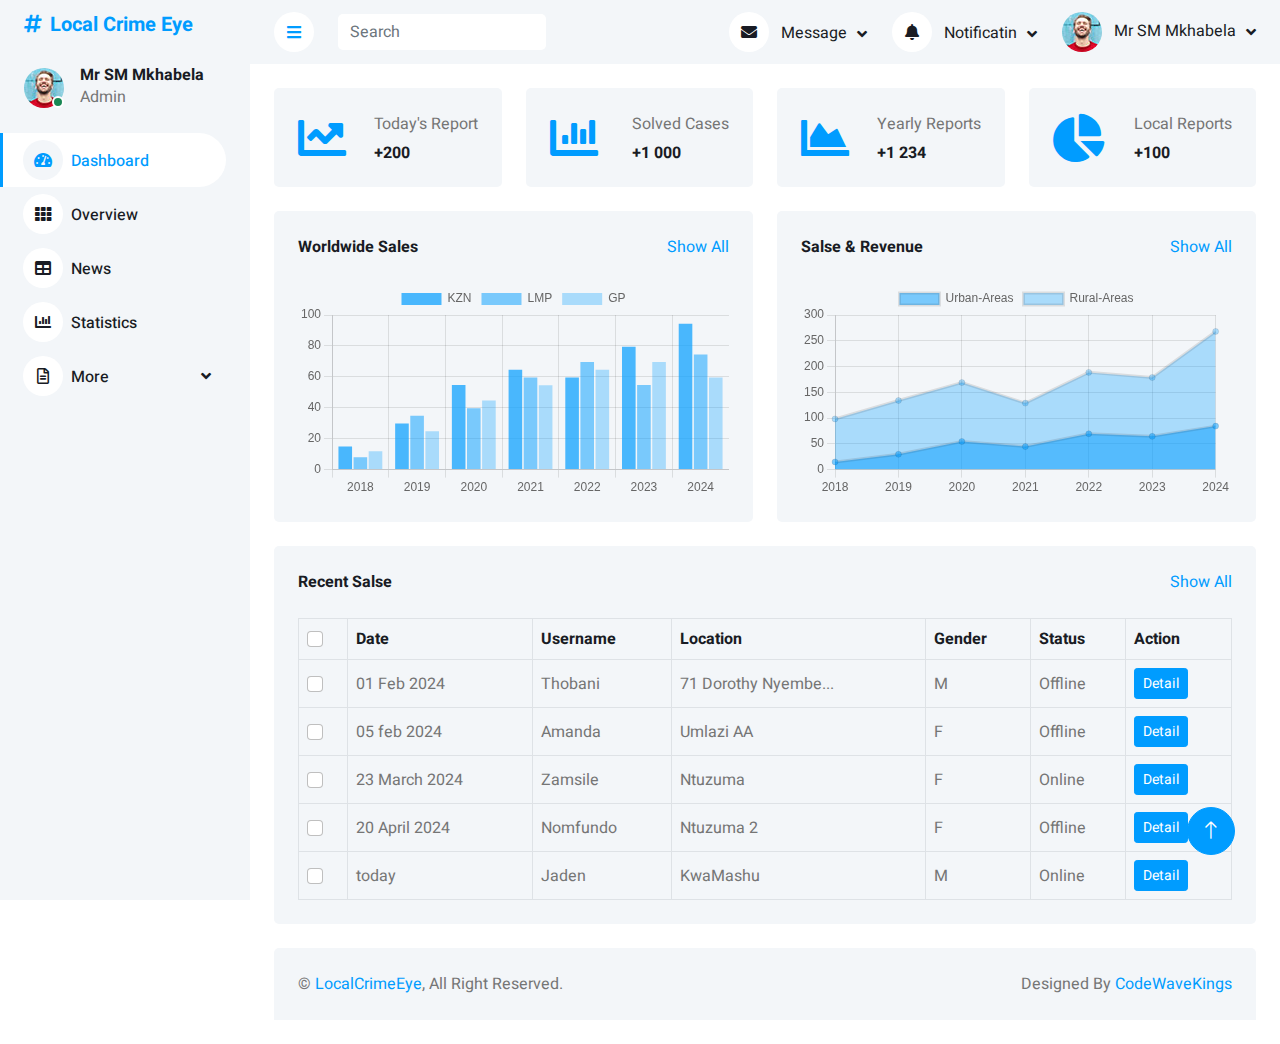
<file: index.html>
<!DOCTYPE html>
<html lang="en">

<head>
    <meta charset="utf-8">
    <title>Police-DASHMIN</title>
    <meta content="width=device-width, initial-scale=1.0" name="viewport">
    <meta content="" name="keywords">
    <meta content="" name="description">

    <!-- Favicon -->
    <link href="img/favicon.ico" rel="icon">

    <!-- Google Web Fonts -->
    <link rel="preconnect" href="https://fonts.googleapis.com">
    <link rel="preconnect" href="https://fonts.gstatic.com" crossorigin>
    <link href="https://fonts.googleapis.com/css2?family=Heebo:wght@400;500;600;700&display=swap" rel="stylesheet">
    
    <!-- Icon Font Stylesheet -->
    <link href="https://cdnjs.cloudflare.com/ajax/libs/font-awesome/5.10.0/css/all.min.css" rel="stylesheet">
    <link href="https://cdn.jsdelivr.net/npm/bootstrap-icons@1.4.1/font/bootstrap-icons.css" rel="stylesheet">

    <!-- Libraries Stylesheet -->
    <link href="lib/owlcarousel/assets/owl.carousel.min.css" rel="stylesheet">
    <link href="lib/tempusdominus/css/tempusdominus-bootstrap-4.min.css" rel="stylesheet" />

    <!-- Customized Bootstrap Stylesheet -->
    <link href="css/bootstrap.min.css" rel="stylesheet">

    <!-- Template Stylesheet -->
    <link href="css/style.css" rel="stylesheet">
     
</head>

<body>
    <div class="container-fluid position-relative bg-white d-flex p-0">
        <!-- Spinner Start -->
        <div id="spinner" class="show bg-white position-fixed translate-middle w-100 vh-100 top-50 start-50 d-flex align-items-center justify-content-center">
            <div class="spinner-border text-primary" style="width: 3rem; height: 3rem;" role="status">
                <span class="sr-only">Loading...</span>
            </div>
        </div>
        <!-- Spinner End -->


        <!-- Sidebar Start -->
        <div class="sidebar pe-4 pb-3">
            <nav class="navbar bg-light navbar-light">
                <a href="index.html" class="navbar-brand mx-4 mb-3">
                    <h5 class="text-primary"><i class="fa fa-hashtag me-2"></i>Local Crime Eye</h5>
                </a>
                <div class="d-flex align-items-center ms-4 mb-4">
                    <div class="position-relative">
                        <img class="rounded-circle" src="img/user.jpg" alt="" style="width: 40px; height: 40px;">
                        <div class="bg-success rounded-circle border border-2 border-white position-absolute end-0 bottom-0 p-1"></div>
                    </div>
                    <div class="ms-3">
                        <h6 class="mb-0">Mr SM Mkhabela</h6>
                        <span>Admin</span>
                    </div>
                </div>
                <div class="navbar-nav w-100">
                    <a href="index.html" class="nav-item nav-link active"><i class="fa fa-tachometer-alt me-2"></i>Dashboard</a>
                   
                    <a href="overview.html" class="nav-item nav-link"><i class="fa fa-th me-2"></i>Overview</a>
                    <a href="news.html" class="nav-item nav-link"><i class="fa fa-table me-2"></i>News</a>
                    <a href="chart.html" class="nav-item nav-link"><i class="fa fa-chart-bar me-2"></i>Statistics</a>
                    <div class="nav-item dropdown">
                        <a href="#" class="nav-link dropdown-toggle" data-bs-toggle="dropdown"><i class="far fa-file-alt me-2"></i>More</a>
                        <div class="dropdown-menu bg-transparent border-0">
                            <a href="workers.html" class="dropdown-item">Workers</a>
                            <a href="signin.html" class="dropdown-item">Sign In</a>
                            <a href="signup.html" class="dropdown-item">Sign Up</a>
                            <a href="404.html" class="dropdown-item">404 Error</a>
                        </div>
                    </div>
                </div>
            </nav>
        </div>
        <!-- Sidebar End -->


        <!-- Content Start -->
        <div class="content">
            <!-- Navbar Start -->
            <nav class="navbar navbar-expand bg-light navbar-light sticky-top px-4 py-0">
                <a href="index.html" class="navbar-brand d-flex d-lg-none me-4">
                    <h2 class="text-primary mb-0"><i class="fa fa-hashtag"></i></h2>
                </a>
                <a href="#" class="sidebar-toggler flex-shrink-0">
                    <i class="fa fa-bars"></i>
                </a>
                <form class="d-none d-md-flex ms-4">
                    <input class="form-control border-0" type="search" placeholder="Search">
                </form>
                <div class="navbar-nav align-items-center ms-auto">
                    <div class="nav-item dropdown">
                        <a href="#" class="nav-link dropdown-toggle" data-bs-toggle="dropdown">
                            <i class="fa fa-envelope me-lg-2"></i>
                            <span class="d-none d-lg-inline-flex">Message</span>
                        </a>
                        <div class="dropdown-menu dropdown-menu-end bg-light border-0 rounded-0 rounded-bottom m-0">
                            <a href="#" class="dropdown-item">
                                <div class="d-flex align-items-center">
                                    <img class="rounded-circle" src="img/user.jpg" alt="" style="width: 40px; height: 40px;">
                                    <div class="ms-2">
                                        <h6 class="fw-normal mb-0">Mr Mzizi send you a message</h6>
                                        <small>15 minutes ago</small>
                                    </div>
                                </div>
                            </a>
                            <hr class="dropdown-divider">
                            <a href="#" class="dropdown-item">
                                <div class="d-flex align-items-center">
                                    <img class="rounded-circle" src="img/user.jpg" alt="" style="width: 40px; height: 40px;">
                                    <div class="ms-2">
                                        <h6 class="fw-normal mb-0">Zamani send you a message</h6>
                                        <small>15 minutes ago</small>
                                    </div>
                                </div>
                            </a>
                            <hr class="dropdown-divider">
                            <a href="#" class="dropdown-item">
                                <div class="d-flex align-items-center">
                                    <img class="rounded-circle" src="img/user.jpg" alt="" style="width: 40px; height: 40px;">
                                    <div class="ms-2">
                                        <h6 class="fw-normal mb-0">Miss Ndlovu send you a message</h6>
                                        <small>15 minutes ago</small>
                                    </div>
                                </div>
                            </a>
                            <hr class="dropdown-divider">
                            <a href="#" class="dropdown-item text-center">See all message</a>
                        </div>
                    </div>
                    <div class="nav-item dropdown">
                        <a href="#" class="nav-link dropdown-toggle" data-bs-toggle="dropdown">
                            <i class="fa fa-bell me-lg-2"></i>
                            <span class="d-none d-lg-inline-flex">Notificatin</span>
                        </a>
                        <div class="dropdown-menu dropdown-menu-end bg-light border-0 rounded-0 rounded-bottom m-0">
                            <a href="#" class="dropdown-item">
                                <h6 class="fw-normal mb-0">Profile updated</h6>
                                <small>1 hour ago</small>
                            </a>
                            <hr class="dropdown-divider">
                            <a href="#" class="dropdown-item">
                                <h6 class="fw-normal mb-0">New user added</h6>
                                <small>15 minutes ago</small>
                            </a>
                            <hr class="dropdown-divider">
                            <a href="#" class="dropdown-item">
                                <h6 class="fw-normal mb-0">Password changed</h6>
                                <small>5 minutes ago</small>
                            </a>
                            <hr class="dropdown-divider">
                            <a href="#" class="dropdown-item text-center">See all notifications</a>
                        </div>
                    </div>
                    <div class="nav-item dropdown">
                        <a href="#" class="nav-link dropdown-toggle" data-bs-toggle="dropdown">
                            <img class="rounded-circle me-lg-2" src="img/user.jpg" alt="" style="width: 40px; height: 40px;">
                            <span class="d-none d-lg-inline-flex">Mr SM Mkhabela</span>
                        </a>
                        <div class="dropdown-menu dropdown-menu-end bg-light border-0 rounded-0 rounded-bottom m-0">
                            <a href="#" class="dropdown-item">My Profile</a>
                            <a href="#" class="dropdown-item">Settings</a>
                            <a href="#" class="dropdown-item">Log Out</a>
                        </div>
                    </div>
                </div>
            </nav>
            <!-- Navbar End -->

             <!-- Sale & Revenue Start -->
            <div class="container-fluid pt-4 px-4">
                <div class="row g-4">
                    <div class="col-sm-6 col-xl-3">
                        <div class="bg-light rounded d-flex align-items-center justify-content-between p-4">
                            <i class="fa fa-chart-line fa-3x text-primary"></i>
                            <div class="ms-3">
                                <p class="mb-2">Today's Report</p>
                                <h6 class="mb-0">+200</h6>
                            </div>
                        </div>
                    </div>
                    <div class="col-sm-6 col-xl-3">
                        <div class="bg-light rounded d-flex align-items-center justify-content-between p-4">
                            <i class="fa fa-chart-bar fa-3x text-primary"></i>
                            <div class="ms-3">
                                <p class="mb-2">Solved Cases</p>
                                <h6 class="mb-0">+1 000</h6>
                            </div>
                        </div>
                    </div>
                    <div class="col-sm-6 col-xl-3">
                        <div class="bg-light rounded d-flex align-items-center justify-content-between p-4">
                            <i class="fa fa-chart-area fa-3x text-primary"></i>
                            <div class="ms-3">
                                <p class="mb-2">Yearly Reports</p>
                                <h6 class="mb-0">+1 234</h6>
                            </div>
                        </div>
                    </div>
                    <div class="col-sm-6 col-xl-3">
                        <div class="bg-light rounded d-flex align-items-center justify-content-between p-4">
                            <i class="fa fa-chart-pie fa-3x text-primary"></i>
                            <div class="ms-3">
                                <p class="mb-2">Local Reports</p>
                                <h6 class="mb-0">+100</h6>
                            </div>
                        </div>
                    </div>
                </div>
            </div>
            <!-- Sale & Revenue End -->


            <!-- Sales Chart Start -->
            <div class="container-fluid pt-4 px-4">
                <div class="row g-4">
                    <div class="col-sm-12 col-xl-6">
                        <div class="bg-light text-center rounded p-4">
                            <div class="d-flex align-items-center justify-content-between mb-4">
                                <h6 class="mb-0">Worldwide Sales</h6>
                                <a href="">Show All</a>
                            </div>
                            <canvas id="worldwide-sales"></canvas>
                        </div>
                    </div>
                    <div class="col-sm-12 col-xl-6">
                        <div class="bg-light text-center rounded p-4">
                            <div class="d-flex align-items-center justify-content-between mb-4">
                                <h6 class="mb-0">Salse & Revenue</h6>
                                <a href="">Show All</a>
                            </div>
                            <canvas id="salse-revenue"></canvas>
                        </div>
                    </div>
                </div>
            </div>
            <!-- Sales Chart End -->


            <!-- Recent Sales Start -->
            <div class="container-fluid pt-4 px-4">
                <div class="bg-light text-center rounded p-4">
                    <div class="d-flex align-items-center justify-content-between mb-4">
                        <h6 class="mb-0">Recent Salse</h6>
                        <a href="">Show All</a>
                    </div>
                    <div class="table-responsive">
                        <table class="table text-start align-middle table-bordered table-hover mb-0">
                            <thead>
                                <tr class="text-dark">
                                    <th scope="col"><input class="form-check-input" type="checkbox"></th>
                                    <th scope="col">Date</th>
                                    <th scope="col">Username</th>
                                    <th scope="col">Location</th>
                                    <th scope="col">Gender</th>
                                    <th scope="col">Status</th>
                                    <th scope="col">Action</th>
                                </tr>
                            </thead>
                            <tbody>
                                <tr>
                                    <td><input class="form-check-input" type="checkbox"></td>
                                    <td>01 Feb 2024</td>
                                    <td>Thobani</td>
                                    <td>71 Dorothy Nyembe...</td>
                                    <td>M</td>
                                    <td>Offline</td>
                                    <td><a class="btn btn-sm btn-primary" href="">Detail</a></td>
                                </tr>
                                <tr>
                                    <td><input class="form-check-input" type="checkbox"></td>
                                    <td>05 feb 2024</td>
                                    <td>Amanda</td>
                                    <td>Umlazi AA</td>
                                    <td>F</td>
                                    <td>Offline</td>
                                    <td><a class="btn btn-sm btn-primary" href="">Detail</a></td>
                                </tr>
                                <tr>
                                    <td><input class="form-check-input" type="checkbox"></td>
                                    <td>23 March 2024</td>
                                    <td>Zamsile</td>
                                    <td>Ntuzuma</td>
                                    <td>F</td>
                                    <td>Online</td>
                                    <td><a class="btn btn-sm btn-primary" href="">Detail</a></td>
                                </tr>
                                <tr>
                                    <td><input class="form-check-input" type="checkbox"></td>
                                    <td>20 April 2024</td>
                                    <td>Nomfundo</td>
                                    <td>Ntuzuma 2</td>
                                    <td>F</td>
                                    <td>Offline</td>
                                    <td><a class="btn btn-sm btn-primary" href="">Detail</a></td>
                                </tr>
                                <tr>
                                    <td><input class="form-check-input" type="checkbox"></td>
                                    <td>today</td>
                                    <td>Jaden</td>
                                    <td>KwaMashu</td>
                                    <td>M</td>
                                    <td>Online</td>
                                    <td><a class="btn btn-sm btn-primary" href="">Detail</a></td>
                                </tr>
                            </tbody>
                        </table>
                    </div>
                </div>
            </div>
            <!-- Recent Sales End -->

            <!-- Footer Start -->
            <div class="container-fluid pt-4 px-4">
                <div class="bg-light rounded-top p-4">
                    <div class="row">
                        <div class="col-12 col-sm-6 text-center text-sm-start">
                            &copy; <a href="#">LocalCrimeEye</a>, All Right Reserved. 
                        </div>
                        <div class="col-12 col-sm-6 text-center text-sm-end">
                            Designed By <a href="https://dinzy123.github.io/CodeWaveKings-Portfolio/">CodeWaveKings</a>
                        </div>
                    </div>
                </div>
            </div>
            <!-- Footer End -->



            <!-- Content Wrapper Start -->
            <div class="container-fluid pt-4 px-4">
                <!-- Your Content Here -->
            </div>
            <!-- Content Wrapper End -->
        </div>
        <!-- Content End -->
    </div>

    <!-- Back to Top -->
    <a href="#" class="btn btn-lg btn-primary btn-lg-square back-to-top"><i class="bi bi-arrow-up"></i></a>

    <!-- JavaScript Libraries -->
    <script src="https://code.jquery.com/jquery-3.4.1.min.js"></script>
    <script src="https://cdn.jsdelivr.net/npm/bootstrap@5.0.0/dist/js/bootstrap.bundle.min.js"></script>
    <script src="lib/chart/chart.min.js"></script>
    <script src="lib/easing/easing.min.js"></script>
    <script src="lib/waypoints/waypoints.min.js"></script>
    <script src="lib/owlcarousel/owl.carousel.min.js"></script>
    <script src="lib/tempusdominus/js/moment.min.js"></script>
    <script src="lib/tempusdominus/js/moment-timezone.min.js"></script>
    <script src="lib/tempusdominus/js/tempusdominus-bootstrap-4.min.js"></script>

    <!-- Template Javascript -->
    <script src="js/main.js"></script>
</body>

</html>
</file>
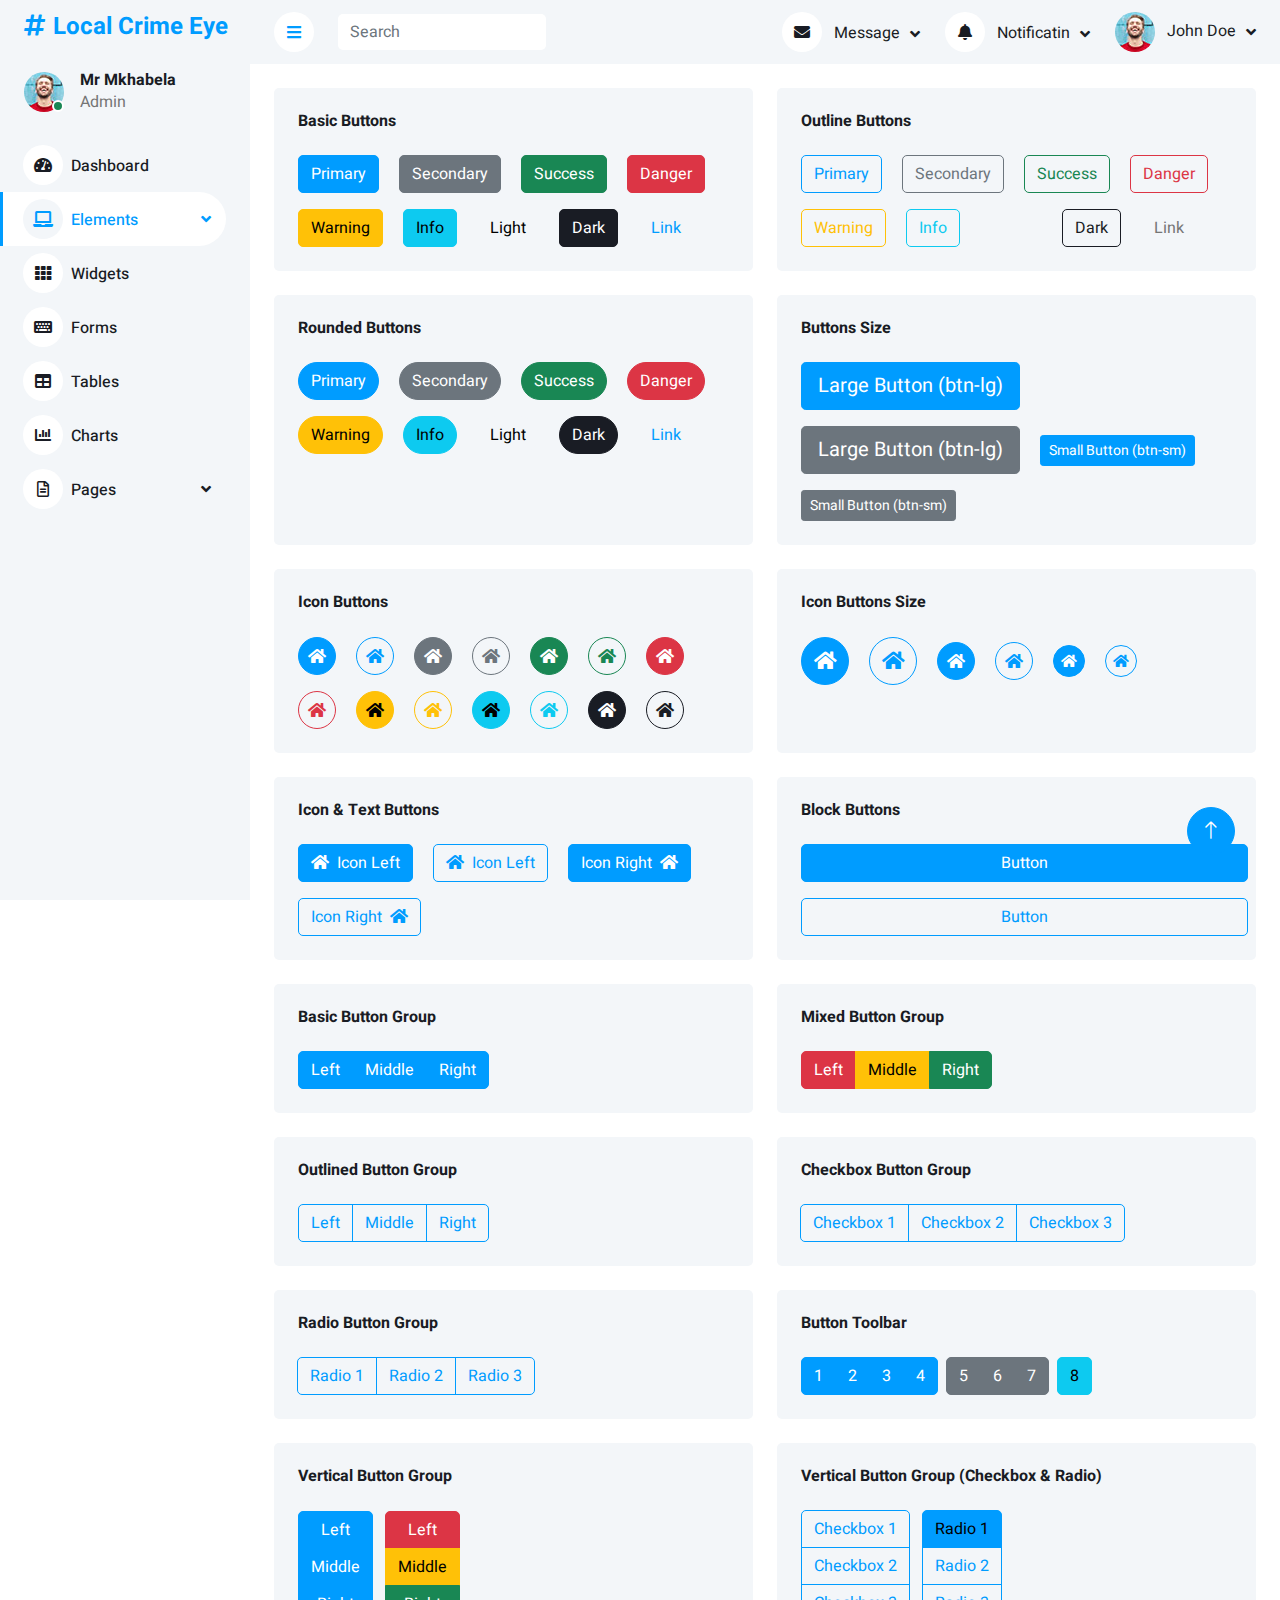
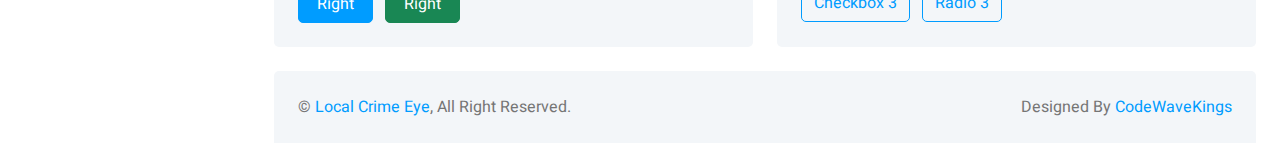
<file: button.html>
<!DOCTYPE html>
<html lang="en">

<head>
    <meta charset="utf-8">
    <title>DASHMIN - Bootstrap Admin Template</title>
    <meta content="width=device-width, initial-scale=1.0" name="viewport">
    <meta content="" name="keywords">
    <meta content="" name="description">

    <!-- Favicon -->
    <link href="img/favicon.ico" rel="icon">

    <!-- Google Web Fonts -->
    <link rel="preconnect" href="https://fonts.googleapis.com">
    <link rel="preconnect" href="https://fonts.gstatic.com" crossorigin>
    <link href="https://fonts.googleapis.com/css2?family=Heebo:wght@400;500;600;700&display=swap" rel="stylesheet">
    
    <!-- Icon Font Stylesheet -->
    <link href="https://cdnjs.cloudflare.com/ajax/libs/font-awesome/5.10.0/css/all.min.css" rel="stylesheet">
    <link href="https://cdn.jsdelivr.net/npm/bootstrap-icons@1.4.1/font/bootstrap-icons.css" rel="stylesheet">

    <!-- Libraries Stylesheet -->
    <link href="lib/owlcarousel/assets/owl.carousel.min.css" rel="stylesheet">
    <link href="lib/tempusdominus/css/tempusdominus-bootstrap-4.min.css" rel="stylesheet" />

    <!-- Customized Bootstrap Stylesheet -->
    <link href="css/bootstrap.min.css" rel="stylesheet">

    <!-- Template Stylesheet -->
    <link href="css/style.css" rel="stylesheet">
</head>

<body>
    <div class="container-fluid position-relative bg-white d-flex p-0">
        <!-- Spinner Start -->
        <div id="spinner" class="show bg-white position-fixed translate-middle w-100 vh-100 top-50 start-50 d-flex align-items-center justify-content-center">
            <div class="spinner-border text-primary" style="width: 3rem; height: 3rem;" role="status">
                <span class="sr-only">Loading...</span>
            </div>
        </div>
        <!-- Spinner End -->


        <!-- Sidebar Start -->
        <div class="sidebar pe-4 pb-3">
            <nav class="navbar bg-light navbar-light">
                <a href="index.html" class="navbar-brand mx-4 mb-3">
                    <h4 class="text-primary"><i class="fa fa-hashtag me-2"></i>Local Crime Eye</h4>
                </a>
                <div class="d-flex align-items-center ms-4 mb-4">
                    <div class="position-relative">
                        <img class="rounded-circle" src="img/user.jpg" alt="" style="width: 40px; height: 40px;">
                        <div class="bg-success rounded-circle border border-2 border-white position-absolute end-0 bottom-0 p-1"></div>
                    </div>
                    <div class="ms-3">
                        <h6 class="mb-0">Mr Mkhabela</h6>
                        <span>Admin</span>
                    </div>
                </div>
                <div class="navbar-nav w-100">
                    <a href="index.html" class="nav-item nav-link"><i class="fa fa-tachometer-alt me-2"></i>Dashboard</a>
                    <div class="nav-item dropdown">
                        <a href="#" class="nav-link dropdown-toggle active" data-bs-toggle="dropdown"><i class="fa fa-laptop me-2"></i>Elements</a>
                        <div class="dropdown-menu bg-transparent border-0">
                            <a href="button.html" class="dropdown-item active">Buttons</a>
                            <a href="typography.html" class="dropdown-item">Typography</a>
                            <a href="element.html" class="dropdown-item">Other Elements</a>
                        </div>
                    </div>
                    <a href="widget.html" class="nav-item nav-link"><i class="fa fa-th me-2"></i>Widgets</a>
                    <a href="form.html" class="nav-item nav-link"><i class="fa fa-keyboard me-2"></i>Forms</a>
                    <a href="table.html" class="nav-item nav-link"><i class="fa fa-table me-2"></i>Tables</a>
                    <a href="chart.html" class="nav-item nav-link"><i class="fa fa-chart-bar me-2"></i>Charts</a>
                    <div class="nav-item dropdown">
                        <a href="#" class="nav-link dropdown-toggle" data-bs-toggle="dropdown"><i class="far fa-file-alt me-2"></i>Pages</a>
                        <div class="dropdown-menu bg-transparent border-0">
                            <a href="signin.html" class="dropdown-item">Sign In</a>
                            <a href="signup.html" class="dropdown-item">Sign Up</a>
                            <a href="404.html" class="dropdown-item">404 Error</a>
                            <a href="blank.html" class="dropdown-item">Blank Page</a>
                        </div>
                    </div>
                </div>
            </nav>
        </div>
        <!-- Sidebar End -->


        <!-- Content Start -->
        <div class="content">
            <!-- Navbar Start -->
            <nav class="navbar navbar-expand bg-light navbar-light sticky-top px-4 py-0">
                <a href="index.html" class="navbar-brand d-flex d-lg-none me-4">
                    <h2 class="text-primary mb-0"><i class="fa fa-hashtag"></i></h2>
                </a>
                <a href="#" class="sidebar-toggler flex-shrink-0">
                    <i class="fa fa-bars"></i>
                </a>
                <form class="d-none d-md-flex ms-4">
                    <input class="form-control border-0" type="search" placeholder="Search">
                </form>
                <div class="navbar-nav align-items-center ms-auto">
                    <div class="nav-item dropdown">
                        <a href="#" class="nav-link dropdown-toggle" data-bs-toggle="dropdown">
                            <i class="fa fa-envelope me-lg-2"></i>
                            <span class="d-none d-lg-inline-flex">Message</span>
                        </a>
                        <div class="dropdown-menu dropdown-menu-end bg-light border-0 rounded-0 rounded-bottom m-0">
                            <a href="#" class="dropdown-item">
                                <div class="d-flex align-items-center">
                                    <img class="rounded-circle" src="img/user.jpg" alt="" style="width: 40px; height: 40px;">
                                    <div class="ms-2">
                                        <h6 class="fw-normal mb-0">Jhon send you a message</h6>
                                        <small>15 minutes ago</small>
                                    </div>
                                </div>
                            </a>
                            <hr class="dropdown-divider">
                            <a href="#" class="dropdown-item">
                                <div class="d-flex align-items-center">
                                    <img class="rounded-circle" src="img/user.jpg" alt="" style="width: 40px; height: 40px;">
                                    <div class="ms-2">
                                        <h6 class="fw-normal mb-0">Jhon send you a message</h6>
                                        <small>15 minutes ago</small>
                                    </div>
                                </div>
                            </a>
                            <hr class="dropdown-divider">
                            <a href="#" class="dropdown-item">
                                <div class="d-flex align-items-center">
                                    <img class="rounded-circle" src="img/user.jpg" alt="" style="width: 40px; height: 40px;">
                                    <div class="ms-2">
                                        <h6 class="fw-normal mb-0">Jhon send you a message</h6>
                                        <small>15 minutes ago</small>
                                    </div>
                                </div>
                            </a>
                            <hr class="dropdown-divider">
                            <a href="#" class="dropdown-item text-center">See all message</a>
                        </div>
                    </div>
                    <div class="nav-item dropdown">
                        <a href="#" class="nav-link dropdown-toggle" data-bs-toggle="dropdown">
                            <i class="fa fa-bell me-lg-2"></i>
                            <span class="d-none d-lg-inline-flex">Notificatin</span>
                        </a>
                        <div class="dropdown-menu dropdown-menu-end bg-light border-0 rounded-0 rounded-bottom m-0">
                            <a href="#" class="dropdown-item">
                                <h6 class="fw-normal mb-0">Profile updated</h6>
                                <small>15 minutes ago</small>
                            </a>
                            <hr class="dropdown-divider">
                            <a href="#" class="dropdown-item">
                                <h6 class="fw-normal mb-0">New user added</h6>
                                <small>15 minutes ago</small>
                            </a>
                            <hr class="dropdown-divider">
                            <a href="#" class="dropdown-item">
                                <h6 class="fw-normal mb-0">Password changed</h6>
                                <small>15 minutes ago</small>
                            </a>
                            <hr class="dropdown-divider">
                            <a href="#" class="dropdown-item text-center">See all notifications</a>
                        </div>
                    </div>
                    <div class="nav-item dropdown">
                        <a href="#" class="nav-link dropdown-toggle" data-bs-toggle="dropdown">
                            <img class="rounded-circle me-lg-2" src="img/user.jpg" alt="" style="width: 40px; height: 40px;">
                            <span class="d-none d-lg-inline-flex">John Doe</span>
                        </a>
                        <div class="dropdown-menu dropdown-menu-end bg-light border-0 rounded-0 rounded-bottom m-0">
                            <a href="#" class="dropdown-item">My Profile</a>
                            <a href="#" class="dropdown-item">Settings</a>
                            <a href="#" class="dropdown-item">Log Out</a>
                        </div>
                    </div>
                </div>
            </nav>
            <!-- Navbar End -->


            <!-- Button Start -->
            <div class="container-fluid pt-4 px-4">
                <div class="row g-4">
                    <div class="col-sm-12 col-xl-6">
                        <div class="bg-light rounded h-100 p-4">
                            <h6 class="mb-4">Basic Buttons</h6>
                            <div class="m-n2">
                                <button type="button" class="btn btn-primary m-2">Primary</button>
                                <button type="button" class="btn btn-secondary m-2">Secondary</button>
                                <button type="button" class="btn btn-success m-2">Success</button>
                                <button type="button" class="btn btn-danger m-2">Danger</button>
                                <button type="button" class="btn btn-warning m-2">Warning</button>
                                <button type="button" class="btn btn-info m-2">Info</button>
                                <button type="button" class="btn btn-light m-2">Light</button>
                                <button type="button" class="btn btn-dark m-2">Dark</button>
                                <button type="button" class="btn btn-link m-2">Link</button>
                            </div>
                        </div>
                    </div>
                    <div class="col-sm-12 col-xl-6">
                        <div class="bg-light rounded h-100 p-4">
                            <h6 class="mb-4">Outline Buttons</h6>
                            <div class="m-n2">
                                <button type="button" class="btn btn-outline-primary m-2">Primary</button>
                                <button type="button" class="btn btn-outline-secondary m-2">Secondary</button>
                                <button type="button" class="btn btn-outline-success m-2">Success</button>
                                <button type="button" class="btn btn-outline-danger m-2">Danger</button>
                                <button type="button" class="btn btn-outline-warning m-2">Warning</button>
                                <button type="button" class="btn btn-outline-info m-2">Info</button>
                                <button type="button" class="btn btn-outline-light m-2">Light</button>
                                <button type="button" class="btn btn-outline-dark m-2">Dark</button>
                                <button type="button" class="btn btn-outline-link m-2">Link</button>
                            </div>
                        </div>
                    </div>
                    <div class="col-sm-12 col-xl-6">
                        <div class="bg-light rounded h-100 p-4">
                            <h6 class="mb-4">Rounded Buttons</h6>
                            <div class="m-n2">
                                <button type="button" class="btn btn-primary rounded-pill m-2">Primary</button>
                                <button type="button" class="btn btn-secondary rounded-pill m-2">Secondary</button>
                                <button type="button" class="btn btn-success rounded-pill m-2">Success</button>
                                <button type="button" class="btn btn-danger rounded-pill m-2">Danger</button>
                                <button type="button" class="btn btn-warning rounded-pill m-2">Warning</button>
                                <button type="button" class="btn btn-info rounded-pill m-2">Info</button>
                                <button type="button" class="btn btn-light rounded-pill m-2">Light</button>
                                <button type="button" class="btn btn-dark rounded-pill m-2">Dark</button>
                                <button type="button" class="btn btn-link rounded-pill m-2">Link</button>
                            </div>
                        </div>
                    </div>
                    <div class="col-sm-12 col-xl-6">
                        <div class="bg-light rounded h-100 p-4">
                            <h6 class="mb-4">Buttons Size</h6>
                            <div class="m-n2">
                                <button type="button" class="btn btn-lg btn-primary m-2">Large Button (btn-lg)</button>
                                <button type="button" class="btn btn-lg btn-secondary m-2">Large Button (btn-lg)</button>
                                <button type="button" class="btn btn-sm btn-primary m-2">Small Button (btn-sm)</button>
                                <button type="button" class="btn btn-sm btn-secondary m-2">Small Button (btn-sm)</button>
                            </div>
                        </div>
                    </div>
                    <div class="col-sm-12 col-xl-6">
                        <div class="bg-light rounded h-100 p-4">
                            <h6 class="mb-4">Icon Buttons</h6>
                            <div class="m-n2">
                                <button type="button" class="btn btn-square btn-primary m-2"><i class="fa fa-home"></i></button>
                                <button type="button" class="btn btn-square btn-outline-primary m-2"><i class="fa fa-home"></i></button>
                                <button type="button" class="btn btn-square btn-secondary m-2"><i class="fa fa-home"></i></button>
                                <button type="button" class="btn btn-square btn-outline-secondary m-2"><i class="fa fa-home"></i></button>
                                <button type="button" class="btn btn-square btn-success m-2"><i class="fa fa-home"></i></button>
                                <button type="button" class="btn btn-square btn-outline-success m-2"><i class="fa fa-home"></i></button>
                                <button type="button" class="btn btn-square btn-danger m-2"><i class="fa fa-home"></i></button>
                                <button type="button" class="btn btn-square btn-outline-danger m-2"><i class="fa fa-home"></i></button>
                                <button type="button" class="btn btn-square btn-warning m-2"><i class="fa fa-home"></i></button>
                                <button type="button" class="btn btn-square btn-outline-warning m-2"><i class="fa fa-home"></i></button>
                                <button type="button" class="btn btn-square btn-info m-2"><i class="fa fa-home"></i></button>
                                <button type="button" class="btn btn-square btn-outline-info m-2"><i class="fa fa-home"></i></button>
                                <button type="button" class="btn btn-square btn-dark m-2"><i class="fa fa-home"></i></button>
                                <button type="button" class="btn btn-square btn-outline-dark m-2"><i class="fa fa-home"></i></button>
                            </div>
                        </div>
                    </div>
                    <div class="col-sm-12 col-xl-6">
                        <div class="bg-light rounded h-100 p-4">
                            <h6 class="mb-4">Icon Buttons Size</h6>
                            <div class="m-n2">
                                <button type="button" class="btn btn-lg btn-lg-square btn-primary m-2"><i class="fa fa-home"></i></button>
                                <button type="button" class="btn btn-lg btn-lg-square btn-outline-primary m-2"><i class="fa fa-home"></i></button>
                                <button type="button" class="btn btn-square btn-primary m-2"><i class="fa fa-home"></i></button>
                                <button type="button" class="btn btn-square btn-outline-primary m-2"><i class="fa fa-home"></i></button>
                                <button type="button" class="btn btn-sm btn-sm-square btn-primary m-2"><i class="fa fa-home"></i></button>
                                <button type="button" class="btn btn-sm btn-sm-square btn-outline-primary m-2"><i class="fa fa-home"></i></button>
                            </div>
                        </div>
                    </div>
                    <div class="col-sm-12 col-xl-6">
                        <div class="bg-light rounded h-100 p-4">
                            <h6 class="mb-4">Icon & Text Buttons</h6>
                            <div class="m-n2">
                                <button type="button" class="btn btn-primary m-2"><i class="fa fa-home me-2"></i>Icon Left</button>
                                <button type="button" class="btn btn-outline-primary m-2"><i class="fa fa-home me-2"></i>Icon Left</button>
                                <button type="button" class="btn btn-primary m-2">Icon Right<i class="fa fa-home ms-2"></i></button>
                                <button type="button" class="btn btn-outline-primary m-2">Icon Right<i class="fa fa-home ms-2"></i></button>
                            </div>
                        </div>
                    </div>
                    <div class="col-sm-12 col-xl-6">
                        <div class="bg-light rounded h-100 p-4">
                            <h6 class="mb-4">Block Buttons</h6>
                            <div class="m-n2">
                                <button class="btn btn-primary w-100 m-2" type="button">Button</button>
                                <button class="btn btn-outline-primary w-100 m-2" type="button">Button</button>
                            </div>
                        </div>
                    </div>
                    <div class="col-sm-12 col-xl-6">
                        <div class="bg-light rounded h-100 p-4">
                            <h6 class="mb-4">Basic Button Group</h6>
                            <div class="btn-group" role="group">
                                <button type="button" class="btn btn-primary">Left</button>
                                <button type="button" class="btn btn-primary">Middle</button>
                                <button type="button" class="btn btn-primary">Right</button>
                            </div>
                        </div>
                    </div>
                    <div class="col-sm-12 col-xl-6">
                        <div class="bg-light rounded h-100 p-4">
                            <h6 class="mb-4">Mixed Button Group</h6>
                            <div class="btn-group" role="group">
                                <button type="button" class="btn btn-danger">Left</button>
                                <button type="button" class="btn btn-warning">Middle</button>
                                <button type="button" class="btn btn-success">Right</button>
                            </div>
                        </div>
                    </div>
                    <div class="col-sm-12 col-xl-6">
                        <div class="bg-light rounded h-100 p-4">
                            <h6 class="mb-4">Outlined Button Group</h6>
                            <div class="btn-group" role="group">
                                <button type="button" class="btn btn-outline-primary">Left</button>
                                <button type="button" class="btn btn-outline-primary">Middle</button>
                                <button type="button" class="btn btn-outline-primary">Right</button>
                            </div>
                        </div>
                    </div>
                    <div class="col-sm-12 col-xl-6">
                        <div class="bg-light rounded h-100 p-4">
                            <h6 class="mb-4">Checkbox Button Group</h6>
                            <div class="btn-group" role="group">
                                <input type="checkbox" class="btn-check" id="btncheck1" autocomplete="off">
                                <label class="btn btn-outline-primary" for="btncheck1">Checkbox 1</label>

                                <input type="checkbox" class="btn-check" id="btncheck2" autocomplete="off">
                                <label class="btn btn-outline-primary" for="btncheck2">Checkbox 2</label>

                                <input type="checkbox" class="btn-check" id="btncheck3" autocomplete="off">
                                <label class="btn btn-outline-primary" for="btncheck3">Checkbox 3</label>
                            </div>
                        </div>
                    </div>
                    <div class="col-sm-12 col-xl-6">
                        <div class="bg-light rounded h-100 p-4">
                            <h6 class="mb-4">Radio Button Group</h6>
                            <div class="btn-group" role="group">
                                <input type="radio" class="btn-check" name="btnradio" id="btnradio1" autocomplete="off"
                                    checked>
                                <label class="btn btn-outline-primary" for="btnradio1">Radio 1</label>

                                <input type="radio" class="btn-check" name="btnradio" id="btnradio2" autocomplete="off">
                                <label class="btn btn-outline-primary" for="btnradio2">Radio 2</label>

                                <input type="radio" class="btn-check" name="btnradio" id="btnradio3" autocomplete="off">
                                <label class="btn btn-outline-primary" for="btnradio3">Radio 3</label>
                            </div>
                        </div>
                    </div>
                    <div class="col-sm-12 col-xl-6">
                        <div class="bg-light rounded h-100 p-4">
                            <h6 class="mb-4">Button Toolbar</h6>
                            <div class="btn-toolbar" role="toolbar">
                                <div class="btn-group me-2" role="group" aria-label="First group">
                                    <button type="button" class="btn btn-primary">1</button>
                                    <button type="button" class="btn btn-primary">2</button>
                                    <button type="button" class="btn btn-primary">3</button>
                                    <button type="button" class="btn btn-primary">4</button>
                                </div>
                                <div class="btn-group me-2" role="group" aria-label="Second group">
                                    <button type="button" class="btn btn-secondary">5</button>
                                    <button type="button" class="btn btn-secondary">6</button>
                                    <button type="button" class="btn btn-secondary">7</button>
                                </div>
                                <div class="btn-group" role="group" aria-label="Third group">
                                    <button type="button" class="btn btn-info">8</button>
                                </div>
                            </div>
                        </div>
                    </div>
                    <div class="col-sm-12 col-xl-6">
                        <div class="bg-light rounded h-100 p-4">
                            <h6 class="mb-4">Vertical Button Group</h6>
                            <div class="btn-group-vertical me-2" role="group">
                                <button type="button" class="btn btn-primary">Left</button>
                                <button type="button" class="btn btn-primary">Middle</button>
                                <button type="button" class="btn btn-primary">Right</button>
                            </div>
                            <div class="btn-group-vertical" role="group">
                                <button type="button" class="btn btn-danger">Left</button>
                                <button type="button" class="btn btn-warning">Middle</button>
                                <button type="button" class="btn btn-success">Right</button>
                            </div>
                        </div>
                    </div>
                    <div class="col-sm-12 col-xl-6">
                        <div class="bg-light rounded h-100 p-4">
                            <h6 class="mb-4">Vertical Button Group (Checkbox & Radio)</h6>
                            <div class="btn-group-vertical me-2" role="group">
                                <input type="checkbox" class="btn-check" id="btncheck1" autocomplete="off">
                                <label class="btn btn-outline-primary" for="btncheck1">Checkbox 1</label>

                                <input type="checkbox" class="btn-check" id="btncheck2" autocomplete="off">
                                <label class="btn btn-outline-primary" for="btncheck2">Checkbox 2</label>

                                <input type="checkbox" class="btn-check" id="btncheck3" autocomplete="off">
                                <label class="btn btn-outline-primary" for="btncheck3">Checkbox 3</label>
                            </div>
                            <div class="btn-group-vertical" role="group">
                                <input type="radio" class="btn-check" name="btnradio" id="btnradio1" autocomplete="off"
                                    checked>
                                <label class="btn btn-outline-primary" for="btnradio1">Radio 1</label>

                                <input type="radio" class="btn-check" name="btnradio" id="btnradio2" autocomplete="off">
                                <label class="btn btn-outline-primary" for="btnradio2">Radio 2</label>

                                <input type="radio" class="btn-check" name="btnradio" id="btnradio3" autocomplete="off">
                                <label class="btn btn-outline-primary" for="btnradio3">Radio 3</label>
                            </div>
                        </div>
                    </div>
                </div>
            </div>
            <!-- Button End -->


            <!-- Footer Start -->
            <div class="container-fluid pt-4 px-4">
                <div class="bg-light rounded-top p-4">
                    <div class="row">
                        <div class="col-12 col-sm-6 text-center text-sm-start">
                            &copy; <a href="#">Local Crime Eye</a>, All Right Reserved. 
                        </div>
                        <div class="col-12 col-sm-6 text-center text-sm-end">
                            <!--/*** This template is free as long as you keep the footer author’s credit link/attribution link/backlink. If you'd like to use the template without the footer author’s credit link/attribution link/backlink, you can purchase the Credit Removal License from "https://htmlcodex.com/credit-removal". Thank you for your support. ***/-->
                            Designed By <a href="https://htmlcodex.com">CodeWaveKings</a>
                        </div>
                    </div>
                </div>
            </div>
            <!-- Footer End -->
        </div>
        <!-- Content End -->


        <!-- Back to Top -->
        <a href="#" class="btn btn-lg btn-primary btn-lg-square back-to-top"><i class="bi bi-arrow-up"></i></a>
    </div>

    <!-- JavaScript Libraries -->
    <script src="https://code.jquery.com/jquery-3.4.1.min.js"></script>
    <script src="https://cdn.jsdelivr.net/npm/bootstrap@5.0.0/dist/js/bootstrap.bundle.min.js"></script>
    <script src="lib/chart/chart.min.js"></script>
    <script src="lib/easing/easing.min.js"></script>
    <script src="lib/waypoints/waypoints.min.js"></script>
    <script src="lib/owlcarousel/owl.carousel.min.js"></script>
    <script src="lib/tempusdominus/js/moment.min.js"></script>
    <script src="lib/tempusdominus/js/moment-timezone.min.js"></script>
    <script src="lib/tempusdominus/js/tempusdominus-bootstrap-4.min.js"></script>

    <!-- Template Javascript -->
    <script src="js/main.js"></script>
</body>

</html>
</file>
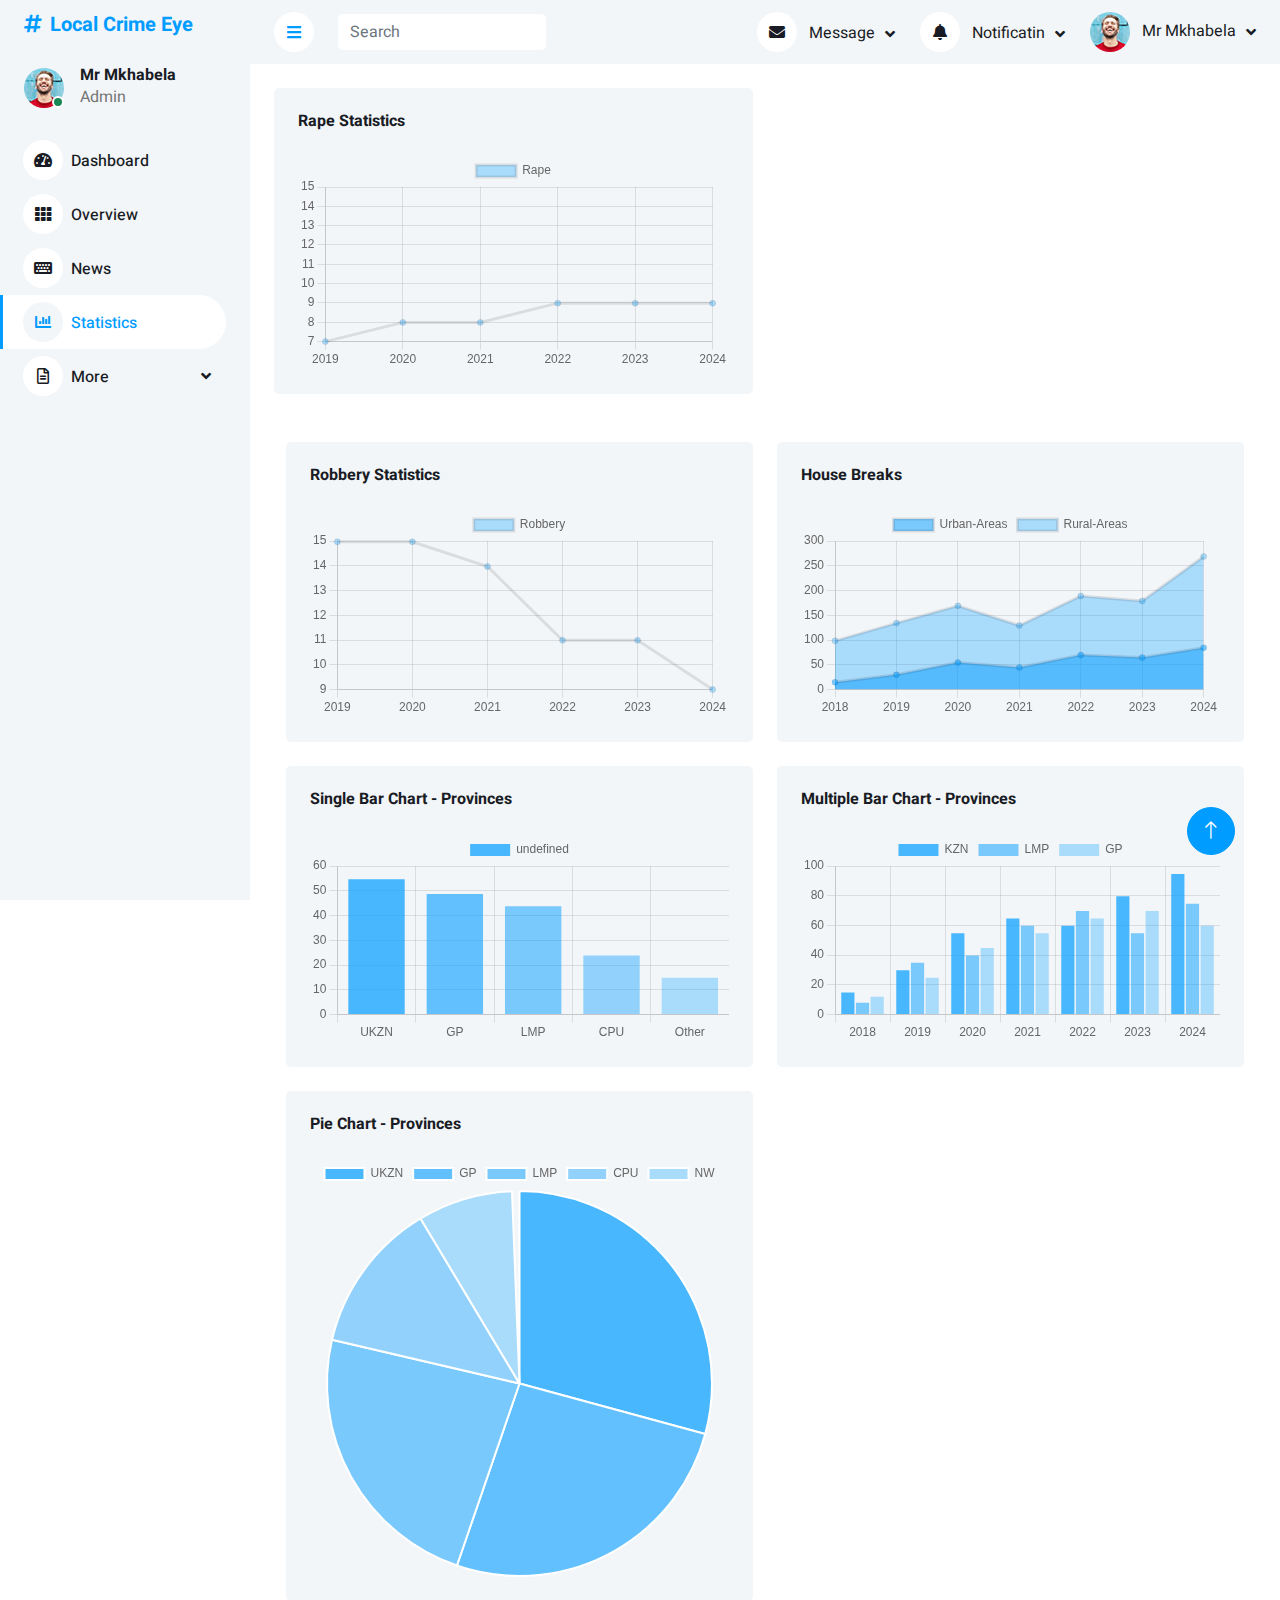
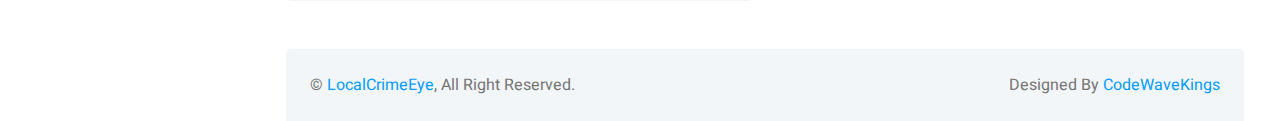
<file: chart.html>
<!DOCTYPE html>
<html lang="en">

<head>
    <meta charset="utf-8">
    <title>Stat-Admin</title>
    <meta content="width=device-width, initial-scale=1.0" name="viewport">
    <meta content="" name="keywords">
    <meta content="" name="description">

    <!-- Favicon -->
    <link href="img/favicon.ico" rel="icon">

    <!-- Google Web Fonts -->
    <link rel="preconnect" href="https://fonts.googleapis.com">
    <link rel="preconnect" href="https://fonts.gstatic.com" crossorigin>
    <link href="https://fonts.googleapis.com/css2?family=Heebo:wght@400;500;600;700&display=swap" rel="stylesheet">
    
    <!-- Icon Font Stylesheet -->
    <link href="https://cdnjs.cloudflare.com/ajax/libs/font-awesome/5.10.0/css/all.min.css" rel="stylesheet">
    <link href="https://cdn.jsdelivr.net/npm/bootstrap-icons@1.4.1/font/bootstrap-icons.css" rel="stylesheet">

    <!-- Libraries Stylesheet -->
    <link href="lib/owlcarousel/assets/owl.carousel.min.css" rel="stylesheet">
    <link href="lib/tempusdominus/css/tempusdominus-bootstrap-4.min.css" rel="stylesheet" />

    <!-- Customized Bootstrap Stylesheet -->
    <link href="css/bootstrap.min.css" rel="stylesheet">

    <!-- Template Stylesheet -->
    <link href="css/style.css" rel="stylesheet">
</head>

<body>
    <div class="container-fluid position-relative bg-white d-flex p-0">
        <!-- Spinner Start -->
        <div id="spinner" class="show bg-white position-fixed translate-middle w-100 vh-100 top-50 start-50 d-flex align-items-center justify-content-center">
            <div class="spinner-border text-primary" style="width: 3rem; height: 3rem;" role="status">
                <span class="sr-only">Loading...</span>
            </div>
        </div>
        <!-- Spinner End -->


        <!-- Sidebar Start -->
        <div class="sidebar pe-4 pb-3">
            <nav class="navbar bg-light navbar-light">
                <a href="index.html" class="navbar-brand mx-4 mb-3">
                    <h5 class="text-primary"><i class="fa fa-hashtag me-2"></i>Local Crime Eye</h5>
                </a>
                <div class="d-flex align-items-center ms-4 mb-4">
                    <div class="position-relative">
                        <img class="rounded-circle" src="img/user.jpg" alt="" style="width: 40px; height: 40px;">
                        <div class="bg-success rounded-circle border border-2 border-white position-absolute end-0 bottom-0 p-1"></div>
                    </div>
                    <div class="ms-3">
                        <h6 class="mb-0">Mr Mkhabela</h6>
                        <span>Admin</span>
                    </div>
                </div>
                <div class="navbar-nav w-100">
                    <a href="index.html" class="nav-item nav-link"><i class="fa fa-tachometer-alt me-2"></i>Dashboard</a>
                    <a href="widget.html" class="nav-item nav-link"><i class="fa fa-th me-2"></i>Overview</a>
                    <a href="news.html" class="nav-item nav-link"><i class="fa fa-keyboard me-2"></i>News</a>
                    <a href="chart.html" class="nav-item nav-link active"><i class="fa fa-chart-bar me-2"></i>Statistics</a>
                    <div class="nav-item dropdown">
                        <a href="#" class="nav-link dropdown-toggle" data-bs-toggle="dropdown"><i class="far fa-file-alt me-2"></i>More</a>
                        <div class="dropdown-menu bg-transparent border-0">
                            <a href="workers.html" class="dropdown-item">Workers</a>
                            <a href="signin.html" class="dropdown-item">Sign In</a>
                            <a href="signup.html" class="dropdown-item">Sign Up</a>
                            <a href="404.html" class="dropdown-item">404 Error</a>
                        </div>
                    </div>
                </div>
            </nav>
        </div>
        <!-- Sidebar End -->


       <!-- Content Start -->
       <div class="content">
        <!-- Navbar Start -->
        <nav class="navbar navbar-expand bg-light navbar-light sticky-top px-4 py-0">
            <a href="index.html" class="navbar-brand d-flex d-lg-none me-4">
                <h2 class="text-primary mb-0"><i class="fa fa-hashtag"></i></h2>
            </a>
            <a href="#" class="sidebar-toggler flex-shrink-0">
                <i class="fa fa-bars"></i>
            </a>
            <form class="d-none d-md-flex ms-4">
                <input class="form-control border-0" type="search" placeholder="Search">
            </form>
            <div class="navbar-nav align-items-center ms-auto">
                <div class="nav-item dropdown">
                    <a href="#" class="nav-link dropdown-toggle" data-bs-toggle="dropdown">
                        <i class="fa fa-envelope me-lg-2"></i>
                        <span class="d-none d-lg-inline-flex">Message</span>
                    </a>
                    <div class="dropdown-menu dropdown-menu-end bg-light border-0 rounded-0 rounded-bottom m-0">
                        <a href="#" class="dropdown-item">
                            <div class="d-flex align-items-center">
                                <img class="rounded-circle" src="img/user.jpg" alt="" style="width: 40px; height: 40px;">
                                <div class="ms-2">
                                    <h6 class="fw-normal mb-0">Tim send you a message</h6>
                                    <small>1 minutes ago</small>
                                </div>
                            </div>
                        </a>
                        <hr class="dropdown-divider">
                        <a href="#" class="dropdown-item">
                            <div class="d-flex align-items-center">
                                <img class="rounded-circle" src="img/user.jpg" alt="" style="width: 40px; height: 40px;">
                                <div class="ms-2">
                                    <h6 class="fw-normal mb-0">Jhon send you a message</h6>
                                    <small>55 minutes ago</small>
                                </div>
                            </div>
                        </a>
                        <hr class="dropdown-divider">
                        <a href="#" class="dropdown-item">
                            <div class="d-flex align-items-center">
                                <img class="rounded-circle" src="img/user.jpg" alt="" style="width: 40px; height: 40px;">
                                <div class="ms-2">
                                    <h6 class="fw-normal mb-0">Zama send you a message</h6>
                                    <small>1 hour ago</small>
                                </div>
                            </div>
                        </a>
                        <hr class="dropdown-divider">
                        <a href="#" class="dropdown-item text-center">See all message</a>
                    </div>
                </div>
                <div class="nav-item dropdown">
                    <a href="#" class="nav-link dropdown-toggle" data-bs-toggle="dropdown">
                        <i class="fa fa-bell me-lg-2"></i>
                        <span class="d-none d-lg-inline-flex">Notificatin</span>
                    </a>
                    <div class="dropdown-menu dropdown-menu-end bg-light border-0 rounded-0 rounded-bottom m-0">
                        <a href="#" class="dropdown-item">
                            <h6 class="fw-normal mb-0">Profile updated</h6>
                            <small>15 minutes ago</small>
                        </a>
                        <hr class="dropdown-divider">
                        <a href="#" class="dropdown-item">
                            <h6 class="fw-normal mb-0">New user added</h6>
                            <small>15 minutes ago</small>
                        </a>
                        <hr class="dropdown-divider">
                        <a href="#" class="dropdown-item">
                            <h6 class="fw-normal mb-0">Password changed</h6>
                            <small>15 minutes ago</small>
                        </a>
                        <hr class="dropdown-divider">
                        <a href="#" class="dropdown-item text-center">See all notifications</a>
                    </div>
                </div>
                <div class="nav-item dropdown">
                    <a href="#" class="nav-link dropdown-toggle" data-bs-toggle="dropdown">
                        <img class="rounded-circle me-lg-2" src="img/user.jpg" alt="" style="width: 40px; height: 40px;">
                        <span class="d-none d-lg-inline-flex">Mr Mkhabela</span>
                    </a>
                    <div class="dropdown-menu dropdown-menu-end bg-light border-0 rounded-0 rounded-bottom m-0">
                        <a href="#" class="dropdown-item">My Profile</a>
                        <a href="#" class="dropdown-item">Settings</a>
                        <a href="#" class="dropdown-item">Log Out</a>
                    </div>
                </div>
            </div>
        </nav>
        <!-- Navbar End -->


            <!-- Chart Start -->
            <div class="container-fluid pt-4 px-4">
                <div class="row g-4">
                    <div class="col-sm-12 col-xl-6">
                        <div class="bg-light rounded h-100 p-4">
                            <h6 class="mb-4">Rape Statistics</h6>
                            <canvas id="line-chart"></canvas>
                        </div>
                    </div>

                    <div class="container-fluid pt-4 px-4">
                <div class="row g-4">
                    <div class="col-sm-12 col-xl-6">
                        <div class="bg-light rounded h-100 p-4">
                            <h6 class="mb-4">Robbery Statistics</h6>
                            <canvas id="line-chart2"></canvas>
                        </div>
                    </div>
                    <div class="col-sm-12 col-xl-6">
                        <div class="bg-light rounded h-100 p-4">
                            <h6 class="mb-4">House Breaks</h6>
                            <canvas id="salse-revenue"></canvas>
                        </div>
                    </div>
                    <div class="col-sm-12 col-xl-6">
                        <div class="bg-light rounded h-100 p-4">
                            <h6 class="mb-4">Single Bar Chart - Provinces</h6>
                            <canvas id="bar-chart"></canvas>
                        </div>
                    </div>
                    <div class="col-sm-12 col-xl-6">
                        <div class="bg-light rounded h-100 p-4">
                            <h6 class="mb-4">Multiple Bar Chart - Provinces</h6>
                            <canvas id="worldwide-sales"></canvas>
                        </div>
                    </div>
                    <div class="col-sm-12 col-xl-6">
                        <div class="bg-light rounded h-100 p-4">
                            <h6 class="mb-4">Pie Chart - Provinces</h6>
                            <canvas id="pie-chart"></canvas>
                        </div>
                    </div>
                    
                </div>
            </div>
            <!-- Chart End -->


            <!-- Footer Start -->
            <div class="container-fluid pt-4 px-4">
                <div class="bg-light rounded-top p-4">
                    <div class="row">
                        <div class="col-12 col-sm-6 text-center text-sm-start">
                            &copy; <a href="#">LocalCrimeEye</a>, All Right Reserved. 
                        </div>
                        <div class="col-12 col-sm-6 text-center text-sm-end">
                            Designed By <a href="https://dinzy123.github.io/CodeWaveKings-Portfolio/">CodeWaveKings</a>
                        </div>
                    </div>
                </div>
            </div>
            <!-- Footer End -->
        </div>
        <!-- Content End -->


        <!-- Back to Top -->
        <a href="#" class="btn btn-lg btn-primary btn-lg-square back-to-top"><i class="bi bi-arrow-up"></i></a>
    </div>

    <!-- JavaScript Libraries -->
    <script src="https://code.jquery.com/jquery-3.4.1.min.js"></script>
    <script src="https://cdn.jsdelivr.net/npm/bootstrap@5.0.0/dist/js/bootstrap.bundle.min.js"></script>
    <script src="lib/chart/chart.min.js"></script>
    <script src="lib/easing/easing.min.js"></script>
    <script src="lib/waypoints/waypoints.min.js"></script>
    <script src="lib/owlcarousel/owl.carousel.min.js"></script>
    <script src="lib/tempusdominus/js/moment.min.js"></script>
    <script src="lib/tempusdominus/js/moment-timezone.min.js"></script>
    <script src="lib/tempusdominus/js/tempusdominus-bootstrap-4.min.js"></script>

    <!-- Template Javascript -->
    <script src="js/main.js"></script>
</body>

</html>
</file>
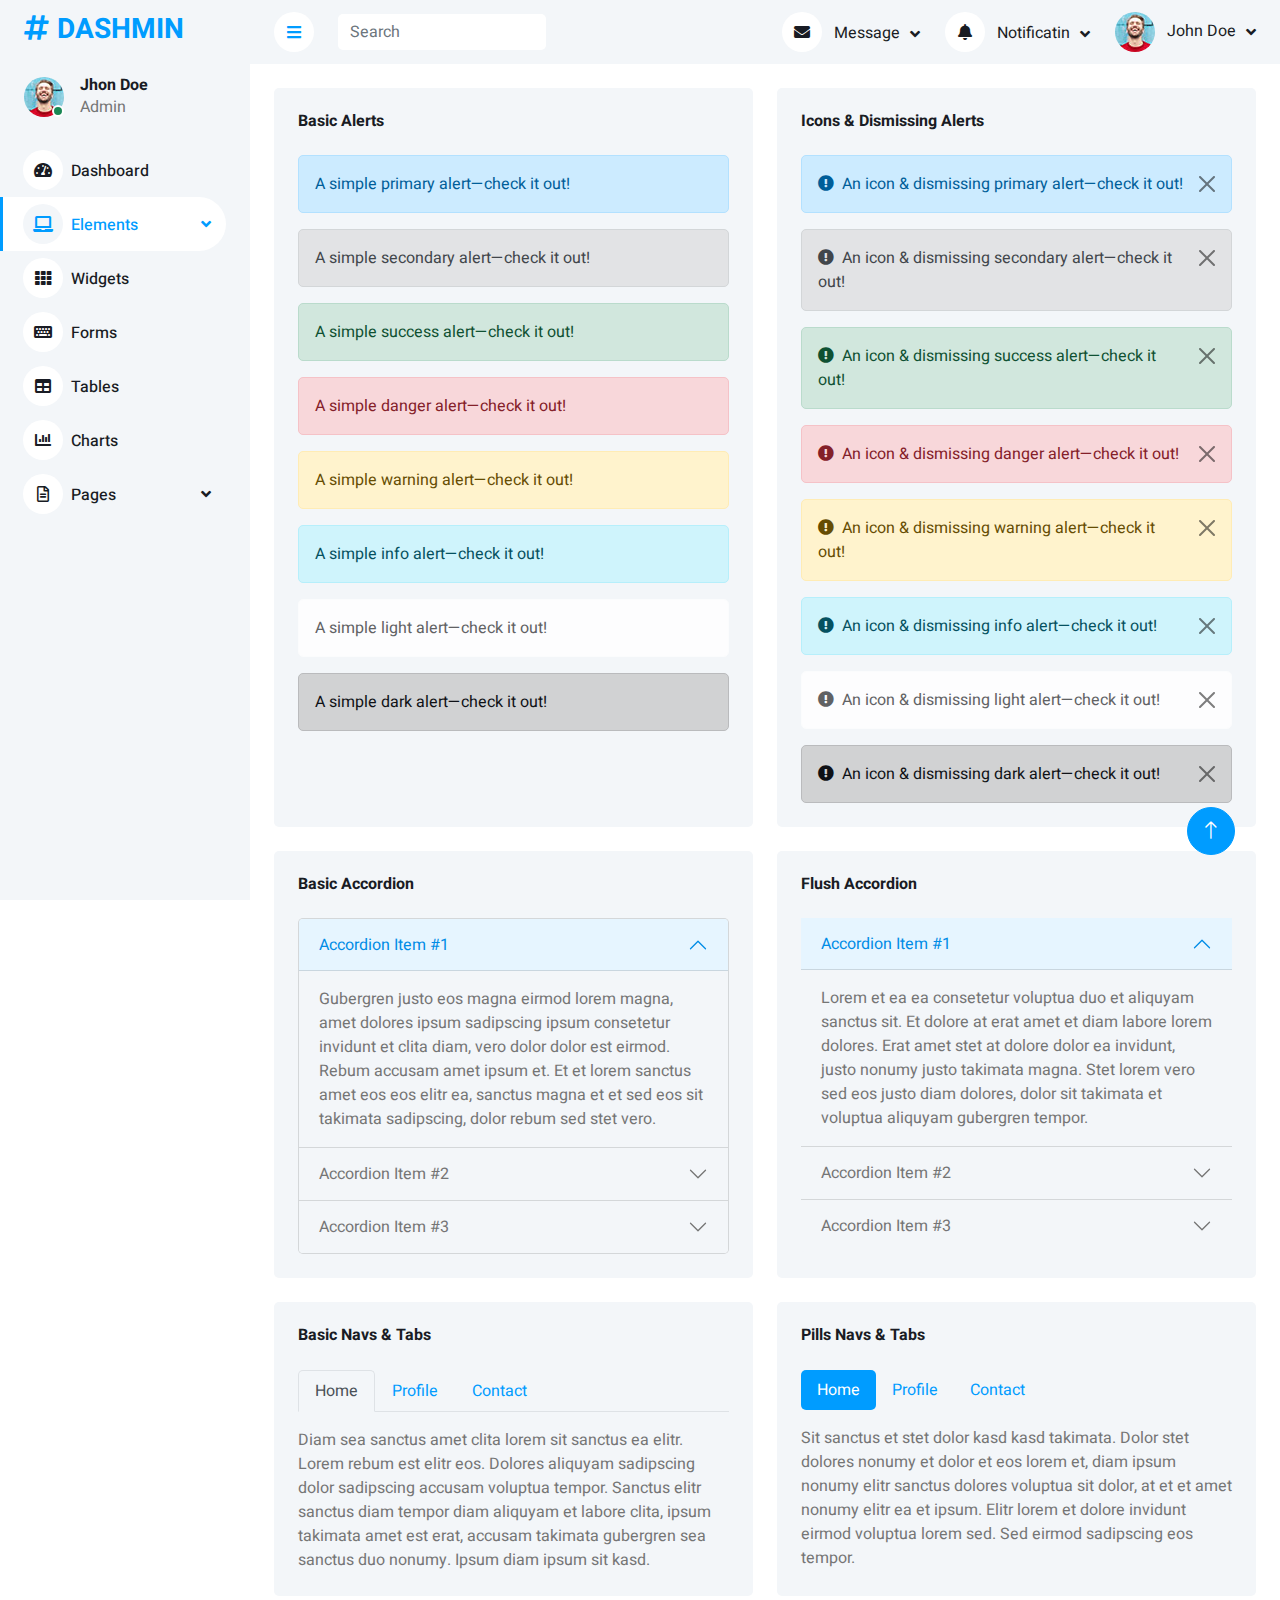
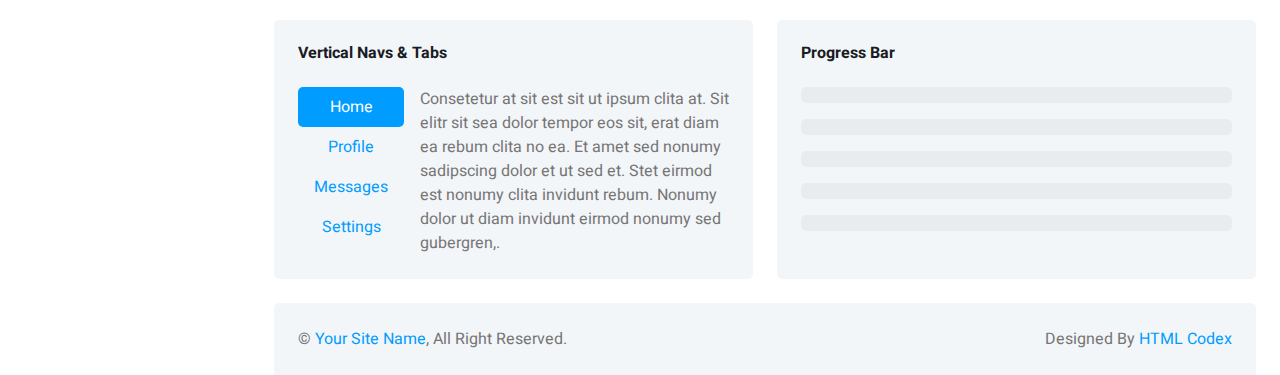
<file: element.html>
<!DOCTYPE html>
<html lang="en">

<head>
    <meta charset="utf-8">
    <title>DASHMIN - Bootstrap Admin Template</title>
    <meta content="width=device-width, initial-scale=1.0" name="viewport">
    <meta content="" name="keywords">
    <meta content="" name="description">

    <!-- Favicon -->
    <link href="img/favicon.ico" rel="icon">

    <!-- Google Web Fonts -->
    <link rel="preconnect" href="https://fonts.googleapis.com">
    <link rel="preconnect" href="https://fonts.gstatic.com" crossorigin>
    <link href="https://fonts.googleapis.com/css2?family=Heebo:wght@400;500;600;700&display=swap" rel="stylesheet">
    
    <!-- Icon Font Stylesheet -->
    <link href="https://cdnjs.cloudflare.com/ajax/libs/font-awesome/5.10.0/css/all.min.css" rel="stylesheet">
    <link href="https://cdn.jsdelivr.net/npm/bootstrap-icons@1.4.1/font/bootstrap-icons.css" rel="stylesheet">

    <!-- Libraries Stylesheet -->
    <link href="lib/owlcarousel/assets/owl.carousel.min.css" rel="stylesheet">
    <link href="lib/tempusdominus/css/tempusdominus-bootstrap-4.min.css" rel="stylesheet" />

    <!-- Customized Bootstrap Stylesheet -->
    <link href="css/bootstrap.min.css" rel="stylesheet">

    <!-- Template Stylesheet -->
    <link href="css/style.css" rel="stylesheet">
</head>

<body>
    <div class="container-fluid position-relative bg-white d-flex p-0">
        <!-- Spinner Start -->
        <div id="spinner" class="show bg-white position-fixed translate-middle w-100 vh-100 top-50 start-50 d-flex align-items-center justify-content-center">
            <div class="spinner-border text-primary" style="width: 3rem; height: 3rem;" role="status">
                <span class="sr-only">Loading...</span>
            </div>
        </div>
        <!-- Spinner End -->


        <!-- Sidebar Start -->
        <div class="sidebar pe-4 pb-3">
            <nav class="navbar bg-light navbar-light">
                <a href="index.html" class="navbar-brand mx-4 mb-3">
                    <h3 class="text-primary"><i class="fa fa-hashtag me-2"></i>DASHMIN</h3>
                </a>
                <div class="d-flex align-items-center ms-4 mb-4">
                    <div class="position-relative">
                        <img class="rounded-circle" src="img/user.jpg" alt="" style="width: 40px; height: 40px;">
                        <div class="bg-success rounded-circle border border-2 border-white position-absolute end-0 bottom-0 p-1"></div>
                    </div>
                    <div class="ms-3">
                        <h6 class="mb-0">Jhon Doe</h6>
                        <span>Admin</span>
                    </div>
                </div>
                <div class="navbar-nav w-100">
                    <a href="index.html" class="nav-item nav-link"><i class="fa fa-tachometer-alt me-2"></i>Dashboard</a>
                    <div class="nav-item dropdown">
                        <a href="#" class="nav-link dropdown-toggle active" data-bs-toggle="dropdown"><i class="fa fa-laptop me-2"></i>Elements</a>
                        <div class="dropdown-menu bg-transparent border-0">
                            <a href="button.html" class="dropdown-item">Buttons</a>
                            <a href="typography.html" class="dropdown-item">Typography</a>
                            <a href="element.html" class="dropdown-item active">Other Elements</a>
                        </div>
                    </div>
                    <a href="widget.html" class="nav-item nav-link"><i class="fa fa-th me-2"></i>Widgets</a>
                    <a href="form.html" class="nav-item nav-link"><i class="fa fa-keyboard me-2"></i>Forms</a>
                    <a href="table.html" class="nav-item nav-link"><i class="fa fa-table me-2"></i>Tables</a>
                    <a href="chart.html" class="nav-item nav-link"><i class="fa fa-chart-bar me-2"></i>Charts</a>
                    <div class="nav-item dropdown">
                        <a href="#" class="nav-link dropdown-toggle" data-bs-toggle="dropdown"><i class="far fa-file-alt me-2"></i>Pages</a>
                        <div class="dropdown-menu bg-transparent border-0">
                            <a href="signin.html" class="dropdown-item">Sign In</a>
                            <a href="signup.html" class="dropdown-item">Sign Up</a>
                            <a href="404.html" class="dropdown-item">404 Error</a>
                            <a href="blank.html" class="dropdown-item">Blank Page</a>
                        </div>
                    </div>
                </div>
            </nav>
        </div>
        <!-- Sidebar End -->


        <!-- Content Start -->
        <div class="content">
            <!-- Navbar Start -->
            <nav class="navbar navbar-expand bg-light navbar-light sticky-top px-4 py-0">
                <a href="index.html" class="navbar-brand d-flex d-lg-none me-4">
                    <h2 class="text-primary mb-0"><i class="fa fa-hashtag"></i></h2>
                </a>
                <a href="#" class="sidebar-toggler flex-shrink-0">
                    <i class="fa fa-bars"></i>
                </a>
                <form class="d-none d-md-flex ms-4">
                    <input class="form-control border-0" type="search" placeholder="Search">
                </form>
                <div class="navbar-nav align-items-center ms-auto">
                    <div class="nav-item dropdown">
                        <a href="#" class="nav-link dropdown-toggle" data-bs-toggle="dropdown">
                            <i class="fa fa-envelope me-lg-2"></i>
                            <span class="d-none d-lg-inline-flex">Message</span>
                        </a>
                        <div class="dropdown-menu dropdown-menu-end bg-light border-0 rounded-0 rounded-bottom m-0">
                            <a href="#" class="dropdown-item">
                                <div class="d-flex align-items-center">
                                    <img class="rounded-circle" src="img/user.jpg" alt="" style="width: 40px; height: 40px;">
                                    <div class="ms-2">
                                        <h6 class="fw-normal mb-0">Jhon send you a message</h6>
                                        <small>15 minutes ago</small>
                                    </div>
                                </div>
                            </a>
                            <hr class="dropdown-divider">
                            <a href="#" class="dropdown-item">
                                <div class="d-flex align-items-center">
                                    <img class="rounded-circle" src="img/user.jpg" alt="" style="width: 40px; height: 40px;">
                                    <div class="ms-2">
                                        <h6 class="fw-normal mb-0">Jhon send you a message</h6>
                                        <small>15 minutes ago</small>
                                    </div>
                                </div>
                            </a>
                            <hr class="dropdown-divider">
                            <a href="#" class="dropdown-item">
                                <div class="d-flex align-items-center">
                                    <img class="rounded-circle" src="img/user.jpg" alt="" style="width: 40px; height: 40px;">
                                    <div class="ms-2">
                                        <h6 class="fw-normal mb-0">Jhon send you a message</h6>
                                        <small>15 minutes ago</small>
                                    </div>
                                </div>
                            </a>
                            <hr class="dropdown-divider">
                            <a href="#" class="dropdown-item text-center">See all message</a>
                        </div>
                    </div>
                    <div class="nav-item dropdown">
                        <a href="#" class="nav-link dropdown-toggle" data-bs-toggle="dropdown">
                            <i class="fa fa-bell me-lg-2"></i>
                            <span class="d-none d-lg-inline-flex">Notificatin</span>
                        </a>
                        <div class="dropdown-menu dropdown-menu-end bg-light border-0 rounded-0 rounded-bottom m-0">
                            <a href="#" class="dropdown-item">
                                <h6 class="fw-normal mb-0">Profile updated</h6>
                                <small>15 minutes ago</small>
                            </a>
                            <hr class="dropdown-divider">
                            <a href="#" class="dropdown-item">
                                <h6 class="fw-normal mb-0">New user added</h6>
                                <small>15 minutes ago</small>
                            </a>
                            <hr class="dropdown-divider">
                            <a href="#" class="dropdown-item">
                                <h6 class="fw-normal mb-0">Password changed</h6>
                                <small>15 minutes ago</small>
                            </a>
                            <hr class="dropdown-divider">
                            <a href="#" class="dropdown-item text-center">See all notifications</a>
                        </div>
                    </div>
                    <div class="nav-item dropdown">
                        <a href="#" class="nav-link dropdown-toggle" data-bs-toggle="dropdown">
                            <img class="rounded-circle me-lg-2" src="img/user.jpg" alt="" style="width: 40px; height: 40px;">
                            <span class="d-none d-lg-inline-flex">John Doe</span>
                        </a>
                        <div class="dropdown-menu dropdown-menu-end bg-light border-0 rounded-0 rounded-bottom m-0">
                            <a href="#" class="dropdown-item">My Profile</a>
                            <a href="#" class="dropdown-item">Settings</a>
                            <a href="#" class="dropdown-item">Log Out</a>
                        </div>
                    </div>
                </div>
            </nav>
            <!-- Navbar End -->


            <!-- Other Elements Start -->
            <div class="container-fluid pt-4 px-4">
                <div class="row g-4">
                    <div class="col-sm-12 col-xl-6">
                        <div class="bg-light rounded h-100 p-4">
                            <h6 class="mb-4">Basic Alerts</h6>
                            <div class="alert alert-primary" role="alert">
                                A simple primary alert—check it out!
                            </div>
                            <div class="alert alert-secondary" role="alert">
                                A simple secondary alert—check it out!
                            </div>
                            <div class="alert alert-success" role="alert">
                                A simple success alert—check it out!
                            </div>
                            <div class="alert alert-danger" role="alert">
                                A simple danger alert—check it out!
                            </div>
                            <div class="alert alert-warning" role="alert">
                                A simple warning alert—check it out!
                            </div>
                            <div class="alert alert-info" role="alert">
                                A simple info alert—check it out!
                            </div>
                            <div class="alert alert-light" role="alert">
                                A simple light alert—check it out!
                            </div>
                            <div class="alert alert-dark mb-0" role="alert">
                                A simple dark alert—check it out!
                            </div>
                        </div>
                    </div>
                    <div class="col-sm-12 col-xl-6">
                        <div class="bg-light rounded h-100 p-4">
                            <h6 class="mb-4">Icons & Dismissing Alerts</h6>
                            <div class="alert alert-primary alert-dismissible fade show" role="alert">
                                <i class="fa fa-exclamation-circle me-2"></i>An icon & dismissing primary alert—check it out!
                                <button type="button" class="btn-close" data-bs-dismiss="alert" aria-label="Close"></button>
                            </div>
                            <div class="alert alert-secondary alert-dismissible fade show" role="alert">
                                <i class="fa fa-exclamation-circle me-2"></i>An icon & dismissing secondary alert—check it out!
                                <button type="button" class="btn-close" data-bs-dismiss="alert" aria-label="Close"></button>
                            </div>
                            <div class="alert alert-success alert-dismissible fade show" role="alert">
                                <i class="fa fa-exclamation-circle me-2"></i>An icon & dismissing success alert—check it out!
                                <button type="button" class="btn-close" data-bs-dismiss="alert" aria-label="Close"></button>
                            </div>
                            <div class="alert alert-danger alert-dismissible fade show" role="alert">
                                <i class="fa fa-exclamation-circle me-2"></i>An icon & dismissing danger alert—check it out!
                                <button type="button" class="btn-close" data-bs-dismiss="alert" aria-label="Close"></button>
                            </div>
                            <div class="alert alert-warning alert-dismissible fade show" role="alert">
                                <i class="fa fa-exclamation-circle me-2"></i>An icon & dismissing warning alert—check it out!
                                <button type="button" class="btn-close" data-bs-dismiss="alert" aria-label="Close"></button>
                            </div>
                            <div class="alert alert-info alert-dismissible fade show" role="alert">
                                <i class="fa fa-exclamation-circle me-2"></i>An icon & dismissing info alert—check it out!
                                <button type="button" class="btn-close" data-bs-dismiss="alert" aria-label="Close"></button>
                            </div>
                            <div class="alert alert-light alert-dismissible fade show" role="alert">
                                <i class="fa fa-exclamation-circle me-2"></i>An icon & dismissing light alert—check it out!
                                <button type="button" class="btn-close" data-bs-dismiss="alert" aria-label="Close"></button>
                            </div>
                            <div class="alert alert-dark alert-dismissible fade show mb-0" role="alert">
                                <i class="fa fa-exclamation-circle me-2"></i>An icon & dismissing dark alert—check it out!
                                <button type="button" class="btn-close" data-bs-dismiss="alert" aria-label="Close"></button>
                            </div>
                        </div>
                    </div>
                    <div class="col-sm-12 col-xl-6">
                        <div class="bg-light rounded h-100 p-4">
                            <h6 class="mb-4">Basic Accordion</h6>
                            <div class="accordion" id="accordionExample">
                                <div class="accordion-item">
                                    <h2 class="accordion-header" id="headingOne">
                                        <button class="accordion-button" type="button" data-bs-toggle="collapse"
                                            data-bs-target="#collapseOne" aria-expanded="true"
                                            aria-controls="collapseOne">
                                            Accordion Item #1
                                        </button>
                                    </h2>
                                    <div id="collapseOne" class="accordion-collapse collapse show"
                                        aria-labelledby="headingOne" data-bs-parent="#accordionExample">
                                        <div class="accordion-body">
                                            Gubergren justo eos magna eirmod lorem magna, amet dolores ipsum sadipscing ipsum consetetur invidunt et clita diam, vero dolor dolor est eirmod. Rebum accusam amet ipsum et. Et et lorem sanctus amet eos eos elitr ea, sanctus magna et et sed eos sit takimata sadipscing, dolor rebum sed stet vero.
                                        </div>
                                    </div>
                                </div>
                                <div class="accordion-item">
                                    <h2 class="accordion-header" id="headingTwo">
                                        <button class="accordion-button collapsed" type="button"
                                            data-bs-toggle="collapse" data-bs-target="#collapseTwo"
                                            aria-expanded="false" aria-controls="collapseTwo">
                                            Accordion Item #2
                                        </button>
                                    </h2>
                                    <div id="collapseTwo" class="accordion-collapse collapse"
                                        aria-labelledby="headingTwo" data-bs-parent="#accordionExample">
                                        <div class="accordion-body">
                                            Voluptua sit dolores consetetur ea et diam est et takimata. Et erat sadipscing dolores et stet diam ut ut diam, sit aliquyam no magna et dolore lorem dolor sit. Lorem lorem sed sed duo, eirmod sit diam ipsum sit erat, lorem sit dolor diam amet ea aliquyam tempor rebum invidunt,.
                                        </div>
                                    </div>
                                </div>
                                <div class="accordion-item">
                                    <h2 class="accordion-header" id="headingThree">
                                        <button class="accordion-button collapsed" type="button"
                                            data-bs-toggle="collapse" data-bs-target="#collapseThree"
                                            aria-expanded="false" aria-controls="collapseThree">
                                            Accordion Item #3
                                        </button>
                                    </h2>
                                    <div id="collapseThree" class="accordion-collapse collapse"
                                        aria-labelledby="headingThree" data-bs-parent="#accordionExample">
                                        <div class="accordion-body">
                                            Dolore eos dolor tempor justo sea eos amet eos kasd dolor, et diam tempor lorem dolores vero. Stet dolore gubergren nonumy diam. Consetetur sit takimata magna invidunt, dolore sea amet consetetur ea et rebum, invidunt et amet sit sea. Dolor eirmod sed magna sadipscing sadipscing lorem lorem sed, sit lorem.
                                        </div>
                                    </div>
                                </div>
                            </div>
                        </div>
                    </div>
                    <div class="col-sm-12 col-xl-6">
                        <div class="bg-light rounded h-100 p-4">
                            <h6 class="mb-4">Flush Accordion</h6>
                            <div class="accordion accordion-flush" id="accordionFlushExample">
                                <div class="accordion-item">
                                    <h2 class="accordion-header" id="flush-headingOne">
                                        <button class="accordion-button" type="button"
                                            data-bs-toggle="collapse" data-bs-target="#flush-collapseOne"
                                            aria-expanded="true" aria-controls="flush-collapseOne">
                                            Accordion Item #1
                                        </button>
                                    </h2>
                                    <div id="flush-collapseOne" class="accordion-collapse collapse show"
                                        aria-labelledby="flush-headingOne" data-bs-parent="#accordionFlushExample">
                                        <div class="accordion-body">
                                            Lorem et ea ea consetetur voluptua duo et aliquyam sanctus sit. Et dolore at erat amet et diam labore lorem dolores. Erat amet stet at dolore dolor ea invidunt, justo nonumy justo takimata magna. Stet lorem vero sed eos justo diam dolores, dolor sit takimata et voluptua aliquyam gubergren tempor.
                                        </div>
                                    </div>
                                </div>
                                <div class="accordion-item">
                                    <h2 class="accordion-header" id="flush-headingTwo">
                                        <button class="accordion-button collapsed" type="button"
                                            data-bs-toggle="collapse" data-bs-target="#flush-collapseTwo"
                                            aria-expanded="false" aria-controls="flush-collapseTwo">
                                            Accordion Item #2
                                        </button>
                                    </h2>
                                    <div id="flush-collapseTwo" class="accordion-collapse collapse"
                                        aria-labelledby="flush-headingTwo" data-bs-parent="#accordionFlushExample">
                                        <div class="accordion-body">
                                            Sea diam dolore aliquyam aliquyam diam et consetetur et. Accusam amet no invidunt invidunt et consetetur, magna ut nonumy kasd erat tempor dolor et. Diam magna dolor sed amet duo dolores magna vero. Amet sit sadipscing ea diam clita lorem sit. Vero et et et tempor diam. Ipsum eirmod sit.
                                        </div>
                                    </div>
                                </div>
                                <div class="accordion-item">
                                    <h2 class="accordion-header" id="flush-headingThree">
                                        <button class="accordion-button collapsed" type="button"
                                            data-bs-toggle="collapse" data-bs-target="#flush-collapseThree"
                                            aria-expanded="false" aria-controls="flush-collapseThree">
                                            Accordion Item #3
                                        </button>
                                    </h2>
                                    <div id="flush-collapseThree" class="accordion-collapse collapse"
                                        aria-labelledby="flush-headingThree" data-bs-parent="#accordionFlushExample">
                                        <div class="accordion-body">
                                            Sea sea sit sanctus magna gubergren kasd, magna justo ea lorem lorem. Elitr aliquyam ipsum clita consetetur duo at nonumy invidunt, invidunt eos dolore vero sit amet amet magna tempor clita, takimata diam justo stet erat et vero erat. Sit ipsum eirmod sea ut vero dolores sea clita nonumy, no.
                                        </div>
                                    </div>
                                </div>
                            </div>
                        </div>
                    </div>
                    <div class="col-sm-12 col-xl-6">
                        <div class="bg-light rounded h-100 p-4">
                            <h6 class="mb-4">Basic Navs & Tabs</h6>
                            <nav>
                                <div class="nav nav-tabs" id="nav-tab" role="tablist">
                                    <button class="nav-link active" id="nav-home-tab" data-bs-toggle="tab"
                                        data-bs-target="#nav-home" type="button" role="tab" aria-controls="nav-home"
                                        aria-selected="true">Home</button>
                                    <button class="nav-link" id="nav-profile-tab" data-bs-toggle="tab"
                                        data-bs-target="#nav-profile" type="button" role="tab"
                                        aria-controls="nav-profile" aria-selected="false">Profile</button>
                                    <button class="nav-link" id="nav-contact-tab" data-bs-toggle="tab"
                                        data-bs-target="#nav-contact" type="button" role="tab"
                                        aria-controls="nav-contact" aria-selected="false">Contact</button>
                                </div>
                            </nav>
                            <div class="tab-content pt-3" id="nav-tabContent">
                                <div class="tab-pane fade show active" id="nav-home" role="tabpanel" aria-labelledby="nav-home-tab">
                                    Diam sea sanctus amet clita lorem sit sanctus ea elitr. Lorem rebum est elitr eos. Dolores aliquyam sadipscing dolor sadipscing accusam voluptua tempor. Sanctus elitr sanctus diam tempor diam aliquyam et labore clita, ipsum takimata amet est erat, accusam takimata gubergren sea sanctus duo nonumy. Ipsum diam ipsum sit kasd.
                                </div>
                                <div class="tab-pane fade" id="nav-profile" role="tabpanel" aria-labelledby="nav-profile-tab">
                                    Sanctus vero sit kasd sea gubergren takimata consetetur elitr elitr, consetetur sadipscing takimata ipsum dolores. Accusam duo accusam et labore ea elitr ipsum tempor sit, dolore aliquyam ipsum sit amet sit. Et dolore ipsum labore invidunt rebum. Sed dolore gubergren sanctus vero diam lorem rebum elitr, erat diam dolor clita.
                                </div>
                                <div class="tab-pane fade" id="nav-contact" role="tabpanel" aria-labelledby="nav-contact-tab">
                                    Sit consetetur eirmod lorem ea magna sadipscing ipsum elitr invidunt, dolores lorem erat ipsum ut aliquyam eos lorem sed. Nonumy aliquyam ea justo eos dolores dolores duo dolores. Aliquyam dolor sea dolores sit takimata no erat vero. At lorem justo tempor lorem duo, stet kasd aliquyam ipsum voluptua labore at.
                                </div>
                            </div>
                        </div>
                    </div>
                    <div class="col-sm-12 col-xl-6">
                        <div class="bg-light rounded h-100 p-4">
                            <h6 class="mb-4">Pills Navs & Tabs</h6>
                            <ul class="nav nav-pills mb-3" id="pills-tab" role="tablist">
                                <li class="nav-item" role="presentation">
                                    <button class="nav-link active" id="pills-home-tab" data-bs-toggle="pill"
                                        data-bs-target="#pills-home" type="button" role="tab" aria-controls="pills-home"
                                        aria-selected="true">Home</button>
                                </li>
                                <li class="nav-item" role="presentation">
                                    <button class="nav-link" id="pills-profile-tab" data-bs-toggle="pill"
                                        data-bs-target="#pills-profile" type="button" role="tab"
                                        aria-controls="pills-profile" aria-selected="false">Profile</button>
                                </li>
                                <li class="nav-item" role="presentation">
                                    <button class="nav-link" id="pills-contact-tab" data-bs-toggle="pill"
                                        data-bs-target="#pills-contact" type="button" role="tab"
                                        aria-controls="pills-contact" aria-selected="false">Contact</button>
                                </li>
                            </ul>
                            <div class="tab-content" id="pills-tabContent">
                                <div class="tab-pane fade show active" id="pills-home" role="tabpanel" aria-labelledby="pills-home-tab">
                                    Sit sanctus et stet dolor kasd kasd takimata. Dolor stet dolores nonumy et dolor et eos lorem et, diam ipsum nonumy elitr sanctus dolores voluptua sit dolor, at et et amet nonumy elitr ea et ipsum. Elitr lorem et dolore invidunt eirmod voluptua lorem sed. Sed eirmod sadipscing eos tempor.
                                </div>
                                <div class="tab-pane fade" id="pills-profile" role="tabpanel" aria-labelledby="pills-profile-tab">
                                    Invidunt rebum voluptua lorem eirmod dolore. Amet no sed sanctus lorem ea. Nonumy sit stet sit magna. Rebum rebum ipsum clita erat consetetur, sit dolor sit clita et amet. Est et clita dolore takimata, sea dolores tempor erat consetetur lorem. Consetetur sea sadipscing dolor et dolores et stet, tempor elitr.
                                </div>
                                <div class="tab-pane fade" id="pills-contact" role="tabpanel" aria-labelledby="pills-contact-tab">
                                    Et diam et est sed vero ipsum voluptua dolor et, sit eos justo ipsum no ipsum amet sed aliquyam dolore, ut ipsum sanctus et consetetur. Sit ea sit clita lorem ea gubergren. Et dolore vero sanctus voluptua ipsum sadipscing amet at. Et sed dolore voluptua dolor eos tempor, erat amet.
                                </div>
                            </div>
                        </div>
                    </div>
                    <div class="col-sm-12 col-xl-6">
                        <div class="bg-light rounded h-100 p-4">
                            <h6 class="mb-4">Vertical Navs & Tabs</h6>
                            <div class="d-flex align-items-start">
                                <div class="nav flex-column nav-pills me-3" id="v-pills-tab" role="tablist"
                                    aria-orientation="vertical">
                                    <button class="nav-link active" id="v-pills-home-tab" data-bs-toggle="pill"
                                        data-bs-target="#v-pills-home" type="button" role="tab"
                                        aria-controls="v-pills-home" aria-selected="true">Home</button>
                                    <button class="nav-link" id="v-pills-profile-tab" data-bs-toggle="pill"
                                        data-bs-target="#v-pills-profile" type="button" role="tab"
                                        aria-controls="v-pills-profile" aria-selected="false">Profile</button>
                                    <button class="nav-link" id="v-pills-messages-tab" data-bs-toggle="pill"
                                        data-bs-target="#v-pills-messages" type="button" role="tab"
                                        aria-controls="v-pills-messages" aria-selected="false">Messages</button>
                                    <button class="nav-link" id="v-pills-settings-tab" data-bs-toggle="pill"
                                        data-bs-target="#v-pills-settings" type="button" role="tab"
                                        aria-controls="v-pills-settings" aria-selected="false">Settings</button>
                                </div>
                                <div class="tab-content" id="v-pills-tabContent">
                                    <div class="tab-pane fade show active" id="v-pills-home" role="tabpanel" aria-labelledby="v-pills-home-tab">
                                        Consetetur at sit est sit ut ipsum clita at. Sit elitr sit sea dolor tempor eos sit, erat diam ea rebum clita no ea. Et amet sed nonumy sadipscing dolor et ut sed et. Stet eirmod est nonumy clita invidunt rebum. Nonumy dolor ut diam invidunt eirmod nonumy sed gubergren,.
                                    </div>
                                    <div class="tab-pane fade" id="v-pills-profile" role="tabpanel" aria-labelledby="v-pills-profile-tab">
                                        Tempor et kasd accusam duo et dolor no accusam dolore, dolor sed voluptua duo no, sit et stet lorem dolor ipsum tempor consetetur vero, consetetur est eos sit eirmod erat diam accusam sadipscing sit. Takimata erat ea eirmod tempor elitr dolore sadipscing kasd justo, elitr tempor sed eos sadipscing magna.
                                    </div>
                                    <div class="tab-pane fade" id="v-pills-messages" role="tabpanel" aria-labelledby="v-pills-messages-tab">
                                        Sed kasd kasd ea clita sed lorem amet tempor est voluptua, labore stet dolores gubergren clita lorem sed nonumy at. Dolores et ut erat voluptua. Est voluptua stet accusam rebum, elitr amet sit takimata sea eirmod. Sanctus elitr amet sit dolore sea stet et ut. Dolor et sanctus elitr ut.
                                    </div>
                                    <div class="tab-pane fade" id="v-pills-settings" role="tabpanel" aria-labelledby="v-pills-settings-tab">
                                        Sit et vero kasd sea et at, aliquyam takimata et et est, labore et takimata sed ut stet sanctus, nonumy dolor invidunt sit labore et, amet et dolor sit dolor tempor et dolor ipsum nonumy, accusam clita sadipscing ut et labore labore est, dolore accusam vero at est sit. Invidunt.
                                    </div>
                                </div>
                            </div>
                        </div>
                    </div>
                    <div class="col-sm-12 col-xl-6">
                        <div class="bg-light rounded h-100 p-4">
                            <h6 class="mb-4">Progress Bar</h6>
                            <div class="pg-bar mb-3">
                                <div class="progress">
                                    <div class="progress-bar progress-bar-striped" role="progressbar" aria-valuenow="10" aria-valuemin="0" aria-valuemax="100"></div>
                                </div>
                            </div>
                            <div class="pg-bar mb-3">
                                <div class="progress">
                                    <div class="progress-bar progress-bar-striped bg-success" role="progressbar" aria-valuenow="25" aria-valuemin="0" aria-valuemax="100"></div>
                                </div>
                            </div>
                            <div class="pg-bar mb-3">
                                <div class="progress">
                                    <div class="progress-bar progress-bar-striped bg-info" role="progressbar" aria-valuenow="50" aria-valuemin="0" aria-valuemax="100"></div>
                                </div>
                            </div>
                            <div class="pg-bar mb-3">
                                <div class="progress">
                                    <div class="progress-bar progress-bar-striped bg-warning" role="progressbar" aria-valuenow="75" aria-valuemin="0" aria-valuemax="100"></div>
                                </div>
                            </div>
                            <div class="pg-bar mb-0">
                                <div class="progress">
                                    <div class="progress-bar progress-bar-striped bg-danger" role="progressbar" aria-valuenow="100" aria-valuemin="0" aria-valuemax="100"></div>
                                </div>
                            </div>
                        </div>
                    </div>
                </div>
            </div>
            <!-- Other Elements End -->


            <!-- Footer Start -->
            <div class="container-fluid pt-4 px-4">
                <div class="bg-light rounded-top p-4">
                    <div class="row">
                        <div class="col-12 col-sm-6 text-center text-sm-start">
                            &copy; <a href="#">Your Site Name</a>, All Right Reserved. 
                        </div>
                        <div class="col-12 col-sm-6 text-center text-sm-end">
                            <!--/*** This template is free as long as you keep the footer author’s credit link/attribution link/backlink. If you'd like to use the template without the footer author’s credit link/attribution link/backlink, you can purchase the Credit Removal License from "https://htmlcodex.com/credit-removal". Thank you for your support. ***/-->
                            Designed By <a href="https://htmlcodex.com">HTML Codex</a>
                        </div>
                    </div>
                </div>
            </div>
            <!-- Footer End -->
        </div>
        <!-- Content End -->


        <!-- Back to Top -->
        <a href="#" class="btn btn-lg btn-primary btn-lg-square back-to-top"><i class="bi bi-arrow-up"></i></a>
    </div>

    <!-- JavaScript Libraries -->
    <script src="https://code.jquery.com/jquery-3.4.1.min.js"></script>
    <script src="https://cdn.jsdelivr.net/npm/bootstrap@5.0.0/dist/js/bootstrap.bundle.min.js"></script>
    <script src="lib/chart/chart.min.js"></script>
    <script src="lib/easing/easing.min.js"></script>
    <script src="lib/waypoints/waypoints.min.js"></script>
    <script src="lib/owlcarousel/owl.carousel.min.js"></script>
    <script src="lib/tempusdominus/js/moment.min.js"></script>
    <script src="lib/tempusdominus/js/moment-timezone.min.js"></script>
    <script src="lib/tempusdominus/js/tempusdominus-bootstrap-4.min.js"></script>

    <!-- Template Javascript -->
    <script src="js/main.js"></script>
</body>

</html>
</file>
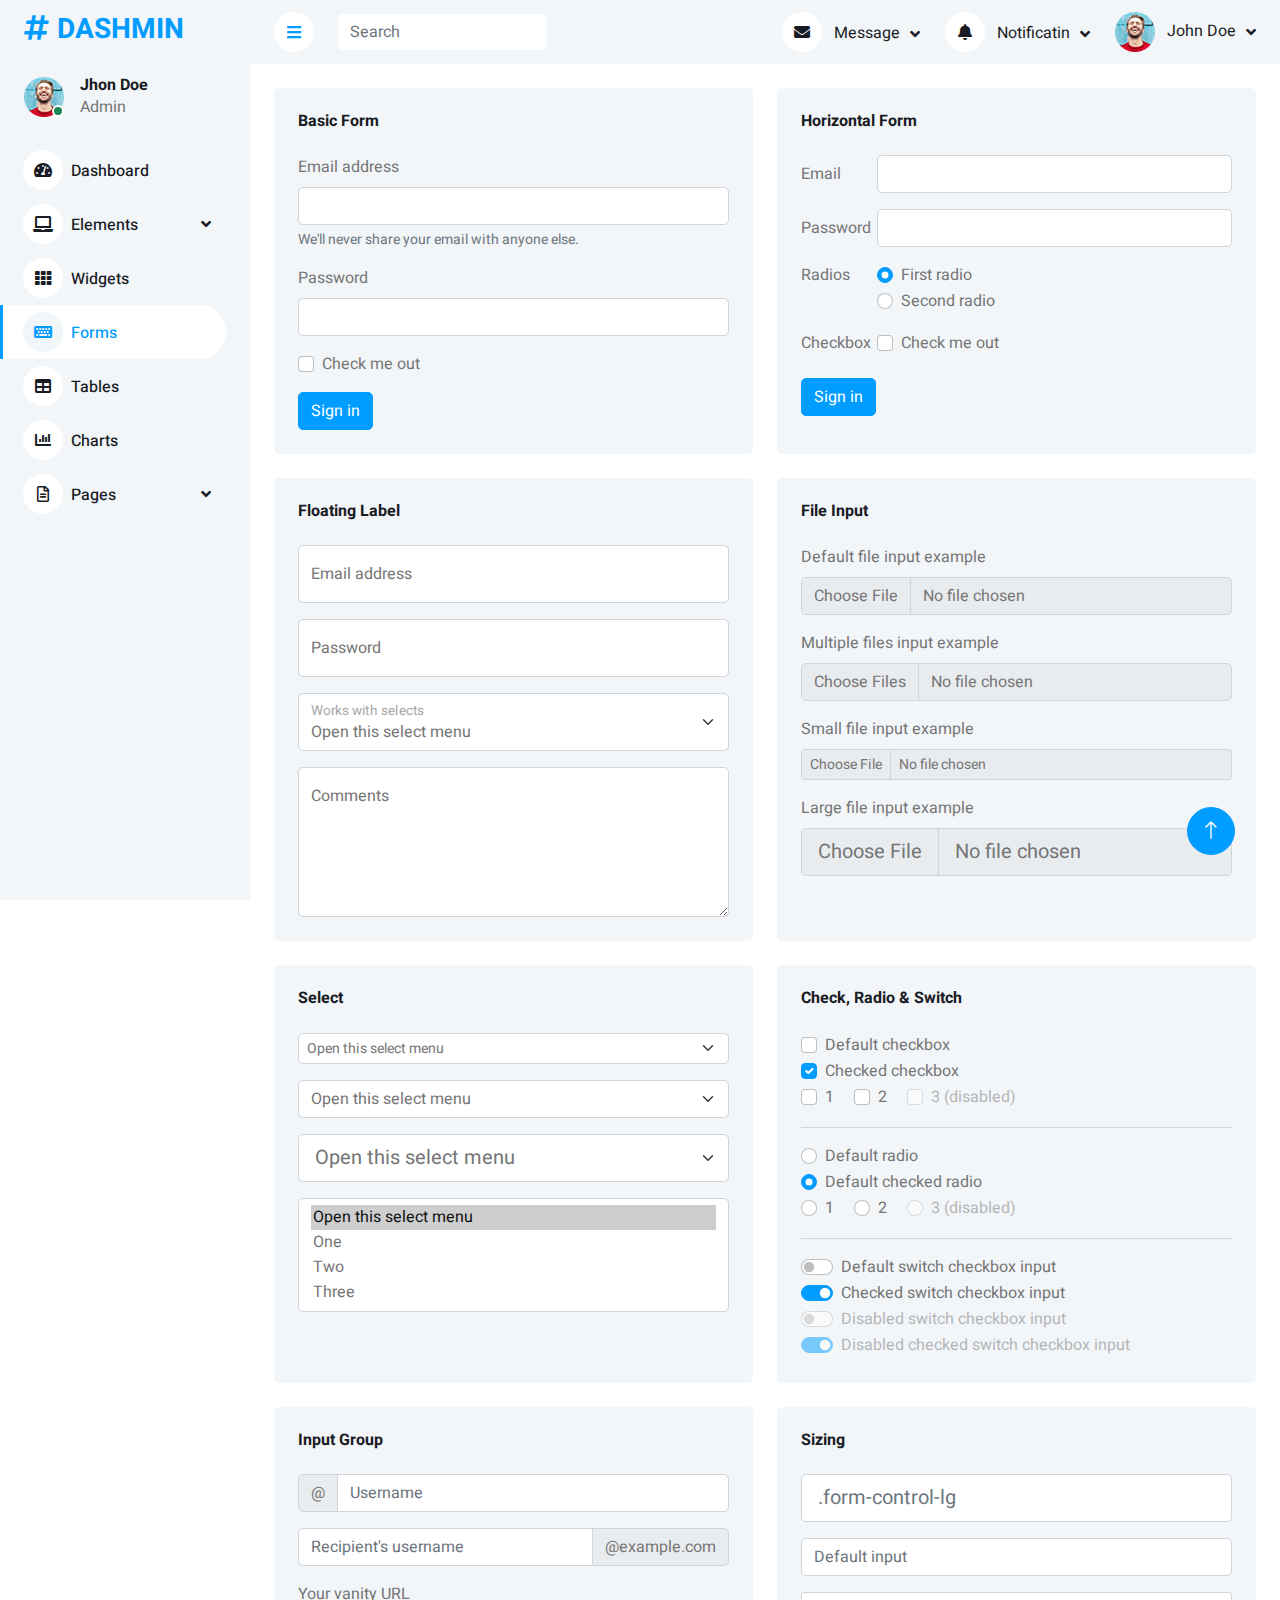
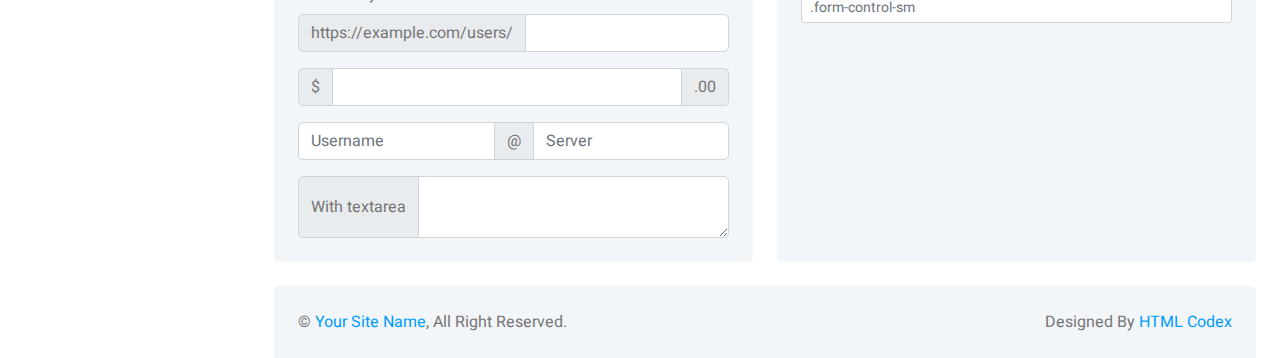
<file: form.html>
<!DOCTYPE html>
<html lang="en">

<head>
    <meta charset="utf-8">
    <title>DASHMIN - Bootstrap Admin Template</title>
    <meta content="width=device-width, initial-scale=1.0" name="viewport">
    <meta content="" name="keywords">
    <meta content="" name="description">

    <!-- Favicon -->
    <link href="img/favicon.ico" rel="icon">

    <!-- Google Web Fonts -->
    <link rel="preconnect" href="https://fonts.googleapis.com">
    <link rel="preconnect" href="https://fonts.gstatic.com" crossorigin>
    <link href="https://fonts.googleapis.com/css2?family=Heebo:wght@400;500;600;700&display=swap" rel="stylesheet">
    
    <!-- Icon Font Stylesheet -->
    <link href="https://cdnjs.cloudflare.com/ajax/libs/font-awesome/5.10.0/css/all.min.css" rel="stylesheet">
    <link href="https://cdn.jsdelivr.net/npm/bootstrap-icons@1.4.1/font/bootstrap-icons.css" rel="stylesheet">

    <!-- Libraries Stylesheet -->
    <link href="lib/owlcarousel/assets/owl.carousel.min.css" rel="stylesheet">
    <link href="lib/tempusdominus/css/tempusdominus-bootstrap-4.min.css" rel="stylesheet" />

    <!-- Customized Bootstrap Stylesheet -->
    <link href="css/bootstrap.min.css" rel="stylesheet">

    <!-- Template Stylesheet -->
    <link href="css/style.css" rel="stylesheet">
</head>

<body>
    <div class="container-fluid position-relative bg-white d-flex p-0">
        <!-- Spinner Start -->
        <div id="spinner" class="show bg-white position-fixed translate-middle w-100 vh-100 top-50 start-50 d-flex align-items-center justify-content-center">
            <div class="spinner-border text-primary" style="width: 3rem; height: 3rem;" role="status">
                <span class="sr-only">Loading...</span>
            </div>
        </div>
        <!-- Spinner End -->


        <!-- Sidebar Start -->
        <div class="sidebar pe-4 pb-3">
            <nav class="navbar bg-light navbar-light">
                <a href="index.html" class="navbar-brand mx-4 mb-3">
                    <h3 class="text-primary"><i class="fa fa-hashtag me-2"></i>DASHMIN</h3>
                </a>
                <div class="d-flex align-items-center ms-4 mb-4">
                    <div class="position-relative">
                        <img class="rounded-circle" src="img/user.jpg" alt="" style="width: 40px; height: 40px;">
                        <div class="bg-success rounded-circle border border-2 border-white position-absolute end-0 bottom-0 p-1"></div>
                    </div>
                    <div class="ms-3">
                        <h6 class="mb-0">Jhon Doe</h6>
                        <span>Admin</span>
                    </div>
                </div>
                <div class="navbar-nav w-100">
                    <a href="index.html" class="nav-item nav-link"><i class="fa fa-tachometer-alt me-2"></i>Dashboard</a>
                    <div class="nav-item dropdown">
                        <a href="#" class="nav-link dropdown-toggle" data-bs-toggle="dropdown"><i class="fa fa-laptop me-2"></i>Elements</a>
                        <div class="dropdown-menu bg-transparent border-0">
                            <a href="button.html" class="dropdown-item">Buttons</a>
                            <a href="typography.html" class="dropdown-item">Typography</a>
                            <a href="element.html" class="dropdown-item">Other Elements</a>
                        </div>
                    </div>
                    <a href="widget.html" class="nav-item nav-link"><i class="fa fa-th me-2"></i>Widgets</a>
                    <a href="form.html" class="nav-item nav-link active"><i class="fa fa-keyboard me-2"></i>Forms</a>
                    <a href="table.html" class="nav-item nav-link"><i class="fa fa-table me-2"></i>Tables</a>
                    <a href="chart.html" class="nav-item nav-link"><i class="fa fa-chart-bar me-2"></i>Charts</a>
                    <div class="nav-item dropdown">
                        <a href="#" class="nav-link dropdown-toggle" data-bs-toggle="dropdown"><i class="far fa-file-alt me-2"></i>Pages</a>
                        <div class="dropdown-menu bg-transparent border-0">
                            <a href="signin.html" class="dropdown-item">Sign In</a>
                            <a href="signup.html" class="dropdown-item">Sign Up</a>
                            <a href="404.html" class="dropdown-item">404 Error</a>
                            <a href="blank.html" class="dropdown-item">Blank Page</a>
                        </div>
                    </div>
                </div>
            </nav>
        </div>
        <!-- Sidebar End -->


        <!-- Content Start -->
        <div class="content">
            <!-- Navbar Start -->
            <nav class="navbar navbar-expand bg-light navbar-light sticky-top px-4 py-0">
                <a href="index.html" class="navbar-brand d-flex d-lg-none me-4">
                    <h2 class="text-primary mb-0"><i class="fa fa-hashtag"></i></h2>
                </a>
                <a href="#" class="sidebar-toggler flex-shrink-0">
                    <i class="fa fa-bars"></i>
                </a>
                <form class="d-none d-md-flex ms-4">
                    <input class="form-control border-0" type="search" placeholder="Search">
                </form>
                <div class="navbar-nav align-items-center ms-auto">
                    <div class="nav-item dropdown">
                        <a href="#" class="nav-link dropdown-toggle" data-bs-toggle="dropdown">
                            <i class="fa fa-envelope me-lg-2"></i>
                            <span class="d-none d-lg-inline-flex">Message</span>
                        </a>
                        <div class="dropdown-menu dropdown-menu-end bg-light border-0 rounded-0 rounded-bottom m-0">
                            <a href="#" class="dropdown-item">
                                <div class="d-flex align-items-center">
                                    <img class="rounded-circle" src="img/user.jpg" alt="" style="width: 40px; height: 40px;">
                                    <div class="ms-2">
                                        <h6 class="fw-normal mb-0">Jhon send you a message</h6>
                                        <small>15 minutes ago</small>
                                    </div>
                                </div>
                            </a>
                            <hr class="dropdown-divider">
                            <a href="#" class="dropdown-item">
                                <div class="d-flex align-items-center">
                                    <img class="rounded-circle" src="img/user.jpg" alt="" style="width: 40px; height: 40px;">
                                    <div class="ms-2">
                                        <h6 class="fw-normal mb-0">Jhon send you a message</h6>
                                        <small>15 minutes ago</small>
                                    </div>
                                </div>
                            </a>
                            <hr class="dropdown-divider">
                            <a href="#" class="dropdown-item">
                                <div class="d-flex align-items-center">
                                    <img class="rounded-circle" src="img/user.jpg" alt="" style="width: 40px; height: 40px;">
                                    <div class="ms-2">
                                        <h6 class="fw-normal mb-0">Jhon send you a message</h6>
                                        <small>15 minutes ago</small>
                                    </div>
                                </div>
                            </a>
                            <hr class="dropdown-divider">
                            <a href="#" class="dropdown-item text-center">See all message</a>
                        </div>
                    </div>
                    <div class="nav-item dropdown">
                        <a href="#" class="nav-link dropdown-toggle" data-bs-toggle="dropdown">
                            <i class="fa fa-bell me-lg-2"></i>
                            <span class="d-none d-lg-inline-flex">Notificatin</span>
                        </a>
                        <div class="dropdown-menu dropdown-menu-end bg-light border-0 rounded-0 rounded-bottom m-0">
                            <a href="#" class="dropdown-item">
                                <h6 class="fw-normal mb-0">Profile updated</h6>
                                <small>15 minutes ago</small>
                            </a>
                            <hr class="dropdown-divider">
                            <a href="#" class="dropdown-item">
                                <h6 class="fw-normal mb-0">New user added</h6>
                                <small>15 minutes ago</small>
                            </a>
                            <hr class="dropdown-divider">
                            <a href="#" class="dropdown-item">
                                <h6 class="fw-normal mb-0">Password changed</h6>
                                <small>15 minutes ago</small>
                            </a>
                            <hr class="dropdown-divider">
                            <a href="#" class="dropdown-item text-center">See all notifications</a>
                        </div>
                    </div>
                    <div class="nav-item dropdown">
                        <a href="#" class="nav-link dropdown-toggle" data-bs-toggle="dropdown">
                            <img class="rounded-circle me-lg-2" src="img/user.jpg" alt="" style="width: 40px; height: 40px;">
                            <span class="d-none d-lg-inline-flex">John Doe</span>
                        </a>
                        <div class="dropdown-menu dropdown-menu-end bg-light border-0 rounded-0 rounded-bottom m-0">
                            <a href="#" class="dropdown-item">My Profile</a>
                            <a href="#" class="dropdown-item">Settings</a>
                            <a href="#" class="dropdown-item">Log Out</a>
                        </div>
                    </div>
                </div>
            </nav>
            <!-- Navbar End -->


            <!-- Form Start -->
            <div class="container-fluid pt-4 px-4">
                <div class="row g-4">
                    <div class="col-sm-12 col-xl-6">
                        <div class="bg-light rounded h-100 p-4">
                            <h6 class="mb-4">Basic Form</h6>
                            <form>
                                <div class="mb-3">
                                    <label for="exampleInputEmail1" class="form-label">Email address</label>
                                    <input type="email" class="form-control" id="exampleInputEmail1"
                                        aria-describedby="emailHelp">
                                    <div id="emailHelp" class="form-text">We'll never share your email with anyone else.
                                    </div>
                                </div>
                                <div class="mb-3">
                                    <label for="exampleInputPassword1" class="form-label">Password</label>
                                    <input type="password" class="form-control" id="exampleInputPassword1">
                                </div>
                                <div class="mb-3 form-check">
                                    <input type="checkbox" class="form-check-input" id="exampleCheck1">
                                    <label class="form-check-label" for="exampleCheck1">Check me out</label>
                                </div>
                                <button type="submit" class="btn btn-primary">Sign in</button>
                            </form>
                        </div>
                    </div>
                    <div class="col-sm-12 col-xl-6">
                        <div class="bg-light rounded h-100 p-4">
                            <h6 class="mb-4">Horizontal Form</h6>
                            <form>
                                <div class="row mb-3">
                                    <label for="inputEmail3" class="col-sm-2 col-form-label">Email</label>
                                    <div class="col-sm-10">
                                        <input type="email" class="form-control" id="inputEmail3">
                                    </div>
                                </div>
                                <div class="row mb-3">
                                    <label for="inputPassword3" class="col-sm-2 col-form-label">Password</label>
                                    <div class="col-sm-10">
                                        <input type="password" class="form-control" id="inputPassword3">
                                    </div>
                                </div>
                                <fieldset class="row mb-3">
                                    <legend class="col-form-label col-sm-2 pt-0">Radios</legend>
                                    <div class="col-sm-10">
                                        <div class="form-check">
                                            <input class="form-check-input" type="radio" name="gridRadios"
                                                id="gridRadios1" value="option1" checked>
                                            <label class="form-check-label" for="gridRadios1">
                                                First radio
                                            </label>
                                        </div>
                                        <div class="form-check">
                                            <input class="form-check-input" type="radio" name="gridRadios"
                                                id="gridRadios2" value="option2">
                                            <label class="form-check-label" for="gridRadios2">
                                                Second radio
                                            </label>
                                        </div>
                                    </div>
                                </fieldset>
                                <div class="row mb-3">
                                    <legend class="col-form-label col-sm-2 pt-0">Checkbox</legend>
                                    <div class="col-sm-10">
                                        <div class="form-check">
                                            <input class="form-check-input" type="checkbox" id="gridCheck1">
                                            <label class="form-check-label" for="gridCheck1">
                                                Check me out
                                            </label>
                                        </div>
                                    </div>
                                </div>
                                <button type="submit" class="btn btn-primary">Sign in</button>
                            </form>
                        </div>
                    </div>
                    <div class="col-sm-12 col-xl-6">
                        <div class="bg-light rounded h-100 p-4">
                            <h6 class="mb-4">Floating Label</h6>
                            <div class="form-floating mb-3">
                                <input type="email" class="form-control" id="floatingInput"
                                    placeholder="name@example.com">
                                <label for="floatingInput">Email address</label>
                            </div>
                            <div class="form-floating mb-3">
                                <input type="password" class="form-control" id="floatingPassword"
                                    placeholder="Password">
                                <label for="floatingPassword">Password</label>
                            </div>
                            <div class="form-floating mb-3">
                                <select class="form-select" id="floatingSelect"
                                    aria-label="Floating label select example">
                                    <option selected>Open this select menu</option>
                                    <option value="1">One</option>
                                    <option value="2">Two</option>
                                    <option value="3">Three</option>
                                </select>
                                <label for="floatingSelect">Works with selects</label>
                            </div>
                            <div class="form-floating">
                                <textarea class="form-control" placeholder="Leave a comment here"
                                    id="floatingTextarea" style="height: 150px;"></textarea>
                                <label for="floatingTextarea">Comments</label>
                            </div>
                        </div>
                    </div>
                    <div class="col-sm-12 col-xl-6">
                        <div class="bg-light rounded h-100 p-4">
                            <h6 class="mb-4">File Input</h6>
                            <div class="mb-3">
                                <label for="formFile" class="form-label">Default file input example</label>
                                <input class="form-control" type="file" id="formFile">
                            </div>
                            <div class="mb-3">
                                <label for="formFileMultiple" class="form-label">Multiple files input example</label>
                                <input class="form-control" type="file" id="formFileMultiple" multiple>
                            </div>
                            <div class="mb-3">
                                <label for="formFileSm" class="form-label">Small file input example</label>
                                <input class="form-control form-control-sm" id="formFileSm" type="file">
                            </div>
                            <div>
                                <label for="formFileLg" class="form-label">Large file input example</label>
                                <input class="form-control form-control-lg" id="formFileLg" type="file">
                            </div>
                        </div>
                    </div>
                    <div class="col-sm-12 col-xl-6">
                        <div class="bg-light rounded h-100 p-4">
                            <h6 class="mb-4">Select</h6>
                            <select class="form-select form-select-sm mb-3" aria-label=".form-select-sm example">
                                <option selected>Open this select menu</option>
                                <option value="1">One</option>
                                <option value="2">Two</option>
                                <option value="3">Three</option>
                            </select>
                            <select class="form-select mb-3" aria-label="Default select example">
                                <option selected>Open this select menu</option>
                                <option value="1">One</option>
                                <option value="2">Two</option>
                                <option value="3">Three</option>
                            </select>
                            <select class="form-select form-select-lg mb-3" aria-label=".form-select-lg example">
                                <option selected>Open this select menu</option>
                                <option value="1">One</option>
                                <option value="2">Two</option>
                                <option value="3">Three</option>
                            </select>
                            <select class="form-select" multiple aria-label="multiple select example">
                                <option selected>Open this select menu</option>
                                <option value="1">One</option>
                                <option value="2">Two</option>
                                <option value="3">Three</option>
                            </select>
                        </div>
                    </div>
                    <div class="col-sm-12 col-xl-6">
                        <div class="bg-light rounded h-100 p-4">
                            <h6 class="mb-4">Check, Radio & Switch</h6>
                            <div class="form-check">
                                <input class="form-check-input" type="checkbox" value="" id="flexCheckDefault">
                                <label class="form-check-label" for="flexCheckDefault">
                                    Default checkbox
                                </label>
                            </div>
                            <div class="form-check">
                                <input class="form-check-input" type="checkbox" value="" id="flexCheckChecked" checked>
                                <label class="form-check-label" for="flexCheckChecked">
                                    Checked checkbox
                                </label>
                            </div>
                            <div class="form-check form-check-inline">
                                <input class="form-check-input" type="checkbox" id="inlineCheckbox1" value="option1">
                                <label class="form-check-label" for="inlineCheckbox1">1</label>
                            </div>
                            <div class="form-check form-check-inline">
                                <input class="form-check-input" type="checkbox" id="inlineCheckbox2" value="option2">
                                <label class="form-check-label" for="inlineCheckbox2">2</label>
                            </div>
                            <div class="form-check form-check-inline">
                                <input class="form-check-input" type="checkbox" id="inlineCheckbox3" value="option3"
                                    disabled>
                                <label class="form-check-label" for="inlineCheckbox3">3 (disabled)</label>
                            </div>
                            <hr>
                            <div class="form-check">
                                <input class="form-check-input" type="radio" name="flexRadioDefault"
                                    id="flexRadioDefault1">
                                <label class="form-check-label" for="flexRadioDefault1">
                                    Default radio
                                </label>
                            </div>
                            <div class="form-check">
                                <input class="form-check-input" type="radio" name="flexRadioDefault"
                                    id="flexRadioDefault2" checked>
                                <label class="form-check-label" for="flexRadioDefault2">
                                    Default checked radio
                                </label>
                            </div>
                            <div class="form-check form-check-inline">
                                <input class="form-check-input" type="radio" name="inlineRadioOptions" id="inlineRadio1"
                                    value="option1">
                                <label class="form-check-label" for="inlineRadio1">1</label>
                            </div>
                            <div class="form-check form-check-inline">
                                <input class="form-check-input" type="radio" name="inlineRadioOptions" id="inlineRadio2"
                                    value="option2">
                                <label class="form-check-label" for="inlineRadio2">2</label>
                            </div>
                            <div class="form-check form-check-inline">
                                <input class="form-check-input" type="radio" name="inlineRadioOptions" id="inlineRadio3"
                                    value="option3" disabled>
                                <label class="form-check-label" for="inlineRadio3">3 (disabled)</label>
                            </div>
                            <hr>
                            <div class="form-check form-switch">
                                <input class="form-check-input" type="checkbox" role="switch"
                                    id="flexSwitchCheckDefault">
                                <label class="form-check-label" for="flexSwitchCheckDefault">Default switch checkbox
                                    input</label>
                            </div>
                            <div class="form-check form-switch">
                                <input class="form-check-input" type="checkbox" role="switch"
                                    id="flexSwitchCheckChecked" checked>
                                <label class="form-check-label" for="flexSwitchCheckChecked">Checked switch checkbox
                                    input</label>
                            </div>
                            <div class="form-check form-switch">
                                <input class="form-check-input" type="checkbox" role="switch"
                                    id="flexSwitchCheckDisabled" disabled>
                                <label class="form-check-label" for="flexSwitchCheckDisabled">Disabled switch checkbox
                                    input</label>
                            </div>
                            <div class="form-check form-switch">
                                <input class="form-check-input" type="checkbox" role="switch"
                                    id="flexSwitchCheckCheckedDisabled" checked disabled>
                                <label class="form-check-label" for="flexSwitchCheckCheckedDisabled">Disabled checked
                                    switch checkbox input</label>
                            </div>
                        </div>
                    </div>
                    <div class="col-sm-12 col-xl-6">
                        <div class="bg-light rounded h-100 p-4">
                            <h6 class="mb-4">Input Group</h6>
                            <div class="input-group mb-3">
                                <span class="input-group-text" id="basic-addon1">@</span>
                                <input type="text" class="form-control" placeholder="Username" aria-label="Username"
                                    aria-describedby="basic-addon1">
                            </div>
                            <div class="input-group mb-3">
                                <input type="text" class="form-control" placeholder="Recipient's username"
                                    aria-label="Recipient's username" aria-describedby="basic-addon2">
                                <span class="input-group-text" id="basic-addon2">@example.com</span>
                            </div>
                            <label for="basic-url" class="form-label">Your vanity URL</label>
                            <div class="input-group mb-3">
                                <span class="input-group-text" id="basic-addon3">https://example.com/users/</span>
                                <input type="text" class="form-control" id="basic-url" aria-describedby="basic-addon3">
                            </div>
                            <div class="input-group mb-3">
                                <span class="input-group-text">$</span>
                                <input type="text" class="form-control" aria-label="Amount (to the nearest dollar)">
                                <span class="input-group-text">.00</span>
                            </div>
                            <div class="input-group mb-3">
                                <input type="text" class="form-control" placeholder="Username" aria-label="Username">
                                <span class="input-group-text">@</span>
                                <input type="text" class="form-control" placeholder="Server" aria-label="Server">
                            </div>
                            <div class="input-group">
                                <span class="input-group-text">With textarea</span>
                                <textarea class="form-control" aria-label="With textarea"></textarea>
                            </div>
                        </div>
                    </div>
                    <div class="col-sm-12 col-xl-6">
                        <div class="bg-light rounded h-100 p-4">
                            <h6 class="mb-4">Sizing</h6>
                            <input class="form-control form-control-lg mb-3" type="text" placeholder=".form-control-lg"
                                aria-label=".form-control-lg example">
                            <input class="form-control mb-3" type="text" placeholder="Default input"
                                aria-label="default input example">
                            <input class="form-control form-control-sm" type="text" placeholder=".form-control-sm"
                                aria-label=".form-control-sm example">
                        </div>
                    </div>
                </div>
            </div>
            <!-- Form End -->


            <!-- Footer Start -->
            <div class="container-fluid pt-4 px-4">
                <div class="bg-light rounded-top p-4">
                    <div class="row">
                        <div class="col-12 col-sm-6 text-center text-sm-start">
                            &copy; <a href="#">Your Site Name</a>, All Right Reserved. 
                        </div>
                        <div class="col-12 col-sm-6 text-center text-sm-end">
                            <!--/*** This template is free as long as you keep the footer author’s credit link/attribution link/backlink. If you'd like to use the template without the footer author’s credit link/attribution link/backlink, you can purchase the Credit Removal License from "https://htmlcodex.com/credit-removal". Thank you for your support. ***/-->
                            Designed By <a href="https://htmlcodex.com">HTML Codex</a>
                        </div>
                    </div>
                </div>
            </div>
            <!-- Footer End -->
        </div>
        <!-- Content End -->


        <!-- Back to Top -->
        <a href="#" class="btn btn-lg btn-primary btn-lg-square back-to-top"><i class="bi bi-arrow-up"></i></a>
    </div>

    <!-- JavaScript Libraries -->
    <script src="https://code.jquery.com/jquery-3.4.1.min.js"></script>
    <script src="https://cdn.jsdelivr.net/npm/bootstrap@5.0.0/dist/js/bootstrap.bundle.min.js"></script>
    <script src="lib/chart/chart.min.js"></script>
    <script src="lib/easing/easing.min.js"></script>
    <script src="lib/waypoints/waypoints.min.js"></script>
    <script src="lib/owlcarousel/owl.carousel.min.js"></script>
    <script src="lib/tempusdominus/js/moment.min.js"></script>
    <script src="lib/tempusdominus/js/moment-timezone.min.js"></script>
    <script src="lib/tempusdominus/js/tempusdominus-bootstrap-4.min.js"></script>

    <!-- Template Javascript -->
    <script src="js/main.js"></script>
</body>

</html>
</file>
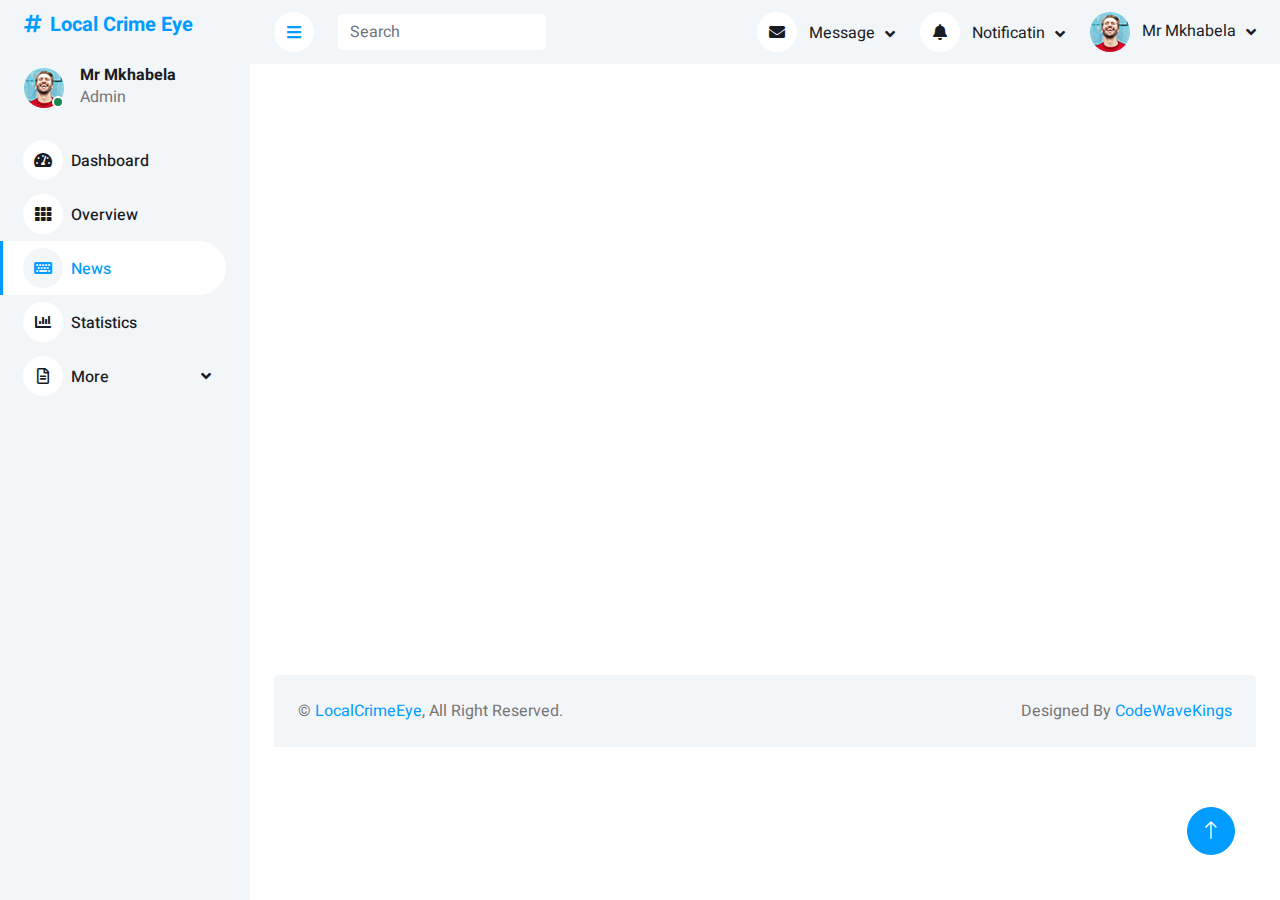
<file: news.html>
<!DOCTYPE html>
<html lang="en">

<head>
    <meta charset="utf-8">
    <title>News-Admin</title>
    <meta content="width=device-width, initial-scale=1.0" name="viewport">
    <meta content="" name="keywords">
    <meta content="" name="description">

    <!-- Favicon -->
    <link href="img/favicon.ico" rel="icon">

    <!-- Google Web Fonts -->
    <link rel="preconnect" href="https://fonts.googleapis.com">
    <link rel="preconnect" href="https://fonts.gstatic.com" crossorigin>
    <link href="https://fonts.googleapis.com/css2?family=Heebo:wght@400;500;600;700&display=swap" rel="stylesheet">
    
    <!-- Icon Font Stylesheet -->
    <link href="https://cdnjs.cloudflare.com/ajax/libs/font-awesome/5.10.0/css/all.min.css" rel="stylesheet">
    <link href="https://cdn.jsdelivr.net/npm/bootstrap-icons@1.4.1/font/bootstrap-icons.css" rel="stylesheet">

    <!-- Libraries Stylesheet -->
    <link href="lib/owlcarousel/assets/owl.carousel.min.css" rel="stylesheet">
    <link href="lib/tempusdominus/css/tempusdominus-bootstrap-4.min.css" rel="stylesheet" />

    <!-- Customized Bootstrap Stylesheet -->
    <link href="css/bootstrap.min.css" rel="stylesheet">

    <!-- Template Stylesheet -->
    <link href="css/style.css" rel="stylesheet">
</head>

<body>
    <div class="container-fluid position-relative bg-white d-flex p-0">
        <!-- Spinner Start -->
        <div id="spinner" class="show bg-white position-fixed translate-middle w-100 vh-100 top-50 start-50 d-flex align-items-center justify-content-center">
            <div class="spinner-border text-primary" style="width: 3rem; height: 3rem;" role="status">
                <span class="sr-only">Loading...</span>
            </div>
        </div>
        <!-- Spinner End -->


        <!-- Sidebar Start -->
        <div class="sidebar pe-4 pb-3">
            <nav class="navbar bg-light navbar-light">
                <a href="index.html" class="navbar-brand mx-4 mb-3">
                    <h5 class="text-primary"><i class="fa fa-hashtag me-2"></i>Local Crime Eye</h5>
                </a>
                <div class="d-flex align-items-center ms-4 mb-4">
                    <div class="position-relative">
                        <img class="rounded-circle" src="img/user.jpg" alt="" style="width: 40px; height: 40px;">
                        <div class="bg-success rounded-circle border border-2 border-white position-absolute end-0 bottom-0 p-1"></div>
                    </div>
                    <div class="ms-3">
                        <h6 class="mb-0">Mr Mkhabela</h6>
                        <span>Admin</span>
                    </div>
                </div>
                <div class="navbar-nav w-100">
                    <a href="index.html" class="nav-item nav-link"><i class="fa fa-tachometer-alt me-2"></i>Dashboard</a>
                    <a href="widget.html" class="nav-item nav-link"><i class="fa fa-th me-2"></i>Overview</a>
                    <a href="news.html" class="nav-item nav-link active"><i class="fa fa-keyboard me-2"></i>News</a>
                    <a href="chart.html" class="nav-item nav-link"><i class="fa fa-chart-bar me-2"></i>Statistics</a>
                    <div class="nav-item dropdown">
                        <a href="#" class="nav-link dropdown-toggle" data-bs-toggle="dropdown"><i class="far fa-file-alt me-2"></i>More</a>
                        <div class="dropdown-menu bg-transparent border-0">
                            <a href="workers.html" class="dropdown-item">Workers</a>
                            <a href="signin.html" class="dropdown-item">Sign In</a>
                            <a href="signup.html" class="dropdown-item">Sign Up</a>
                            <a href="404.html" class="dropdown-item">404 Error</a>
                        </div>
                    </div>
                </div>
            </nav>
        </div>
        <!-- Sidebar End -->


        <!-- Content Start -->
        <div class="content">
            <!-- Navbar Start -->
            <nav class="navbar navbar-expand bg-light navbar-light sticky-top px-4 py-0">
                <a href="index.html" class="navbar-brand d-flex d-lg-none me-4">
                    <h2 class="text-primary mb-0"><i class="fa fa-hashtag"></i></h2>
                </a>
                <a href="#" class="sidebar-toggler flex-shrink-0">
                    <i class="fa fa-bars"></i>
                </a>
                <form class="d-none d-md-flex ms-4">
                    <input class="form-control border-0" type="search" placeholder="Search">
                </form>
                <div class="navbar-nav align-items-center ms-auto">
                    <div class="nav-item dropdown">
                        <a href="#" class="nav-link dropdown-toggle" data-bs-toggle="dropdown">
                            <i class="fa fa-envelope me-lg-2"></i>
                            <span class="d-none d-lg-inline-flex">Message</span>
                        </a>
                        <div class="dropdown-menu dropdown-menu-end bg-light border-0 rounded-0 rounded-bottom m-0">
                            <a href="#" class="dropdown-item">
                                <div class="d-flex align-items-center">
                                    <img class="rounded-circle" src="img/user.jpg" alt="" style="width: 40px; height: 40px;">
                                    <div class="ms-2">
                                        <h6 class="fw-normal mb-0">Tim send you a message</h6>
                                        <small>1 minutes ago</small>
                                    </div>
                                </div>
                            </a>
                            <hr class="dropdown-divider">
                            <a href="#" class="dropdown-item">
                                <div class="d-flex align-items-center">
                                    <img class="rounded-circle" src="img/user.jpg" alt="" style="width: 40px; height: 40px;">
                                    <div class="ms-2">
                                        <h6 class="fw-normal mb-0">Jhon send you a message</h6>
                                        <small>55 minutes ago</small>
                                    </div>
                                </div>
                            </a>
                            <hr class="dropdown-divider">
                            <a href="#" class="dropdown-item">
                                <div class="d-flex align-items-center">
                                    <img class="rounded-circle" src="img/user.jpg" alt="" style="width: 40px; height: 40px;">
                                    <div class="ms-2">
                                        <h6 class="fw-normal mb-0">Zama send you a message</h6>
                                        <small>1 hour ago</small>
                                    </div>
                                </div>
                            </a>
                            <hr class="dropdown-divider">
                            <a href="#" class="dropdown-item text-center">See all message</a>
                        </div>
                    </div>
                    <div class="nav-item dropdown">
                        <a href="#" class="nav-link dropdown-toggle" data-bs-toggle="dropdown">
                            <i class="fa fa-bell me-lg-2"></i>
                            <span class="d-none d-lg-inline-flex">Notificatin</span>
                        </a>
                        <div class="dropdown-menu dropdown-menu-end bg-light border-0 rounded-0 rounded-bottom m-0">
                            <a href="#" class="dropdown-item">
                                <h6 class="fw-normal mb-0">Profile updated</h6>
                                <small>15 minutes ago</small>
                            </a>
                            <hr class="dropdown-divider">
                            <a href="#" class="dropdown-item">
                                <h6 class="fw-normal mb-0">New user added</h6>
                                <small>15 minutes ago</small>
                            </a>
                            <hr class="dropdown-divider">
                            <a href="#" class="dropdown-item">
                                <h6 class="fw-normal mb-0">Password changed</h6>
                                <small>15 minutes ago</small>
                            </a>
                            <hr class="dropdown-divider">
                            <a href="#" class="dropdown-item text-center">See all notifications</a>
                        </div>
                    </div>
                    <div class="nav-item dropdown">
                        <a href="#" class="nav-link dropdown-toggle" data-bs-toggle="dropdown">
                            <img class="rounded-circle me-lg-2" src="img/user.jpg" alt="" style="width: 40px; height: 40px;">
                            <span class="d-none d-lg-inline-flex">Mr Mkhabela</span>
                        </a>
                        <div class="dropdown-menu dropdown-menu-end bg-light border-0 rounded-0 rounded-bottom m-0">
                            <a href="#" class="dropdown-item">My Profile</a>
                            <a href="#" class="dropdown-item">Settings</a>
                            <a href="#" class="dropdown-item">Log Out</a>
                        </div>
                    </div>
                </div>
            </nav>
            <!-- Navbar End -->

            <iframe src="https://www.citizen.co.za/news/south-africa/crime/" width="100%" height="580px"></iframe>


            <!-- Footer Start -->
            <div class="container-fluid pt-4 px-4">
                <div class="bg-light rounded-top p-4">
                    <div class="row">
                        <div class="col-12 col-sm-6 text-center text-sm-start">
                            &copy; <a href="#">LocalCrimeEye</a>, All Right Reserved. 
                        </div>
                        <div class="col-12 col-sm-6 text-center text-sm-end">
                          
                            Designed By <a href="https://dinzy123.github.io/CodeWaveKings-Portfolio/">CodeWaveKings</a>
                        </div>
                    </div>
                </div>
            </div>
            <!-- Footer End -->
        </div>
        <!-- Content End -->


        <!-- Back to Top -->
        <a href="#" class="btn btn-lg btn-primary btn-lg-square back-to-top"><i class="bi bi-arrow-up"></i></a>
    </div>

    <!-- JavaScript Libraries -->
    <script src="https://code.jquery.com/jquery-3.4.1.min.js"></script>
    <script src="https://cdn.jsdelivr.net/npm/bootstrap@5.0.0/dist/js/bootstrap.bundle.min.js"></script>
    <script src="lib/chart/chart.min.js"></script>
    <script src="lib/easing/easing.min.js"></script>
    <script src="lib/waypoints/waypoints.min.js"></script>
    <script src="lib/owlcarousel/owl.carousel.min.js"></script>
    <script src="lib/tempusdominus/js/moment.min.js"></script>
    <script src="lib/tempusdominus/js/moment-timezone.min.js"></script>
    <script src="lib/tempusdominus/js/tempusdominus-bootstrap-4.min.js"></script>

    <!-- Template Javascript -->
    <script src="js/main.js"></script>
</body>

</html>
</file>
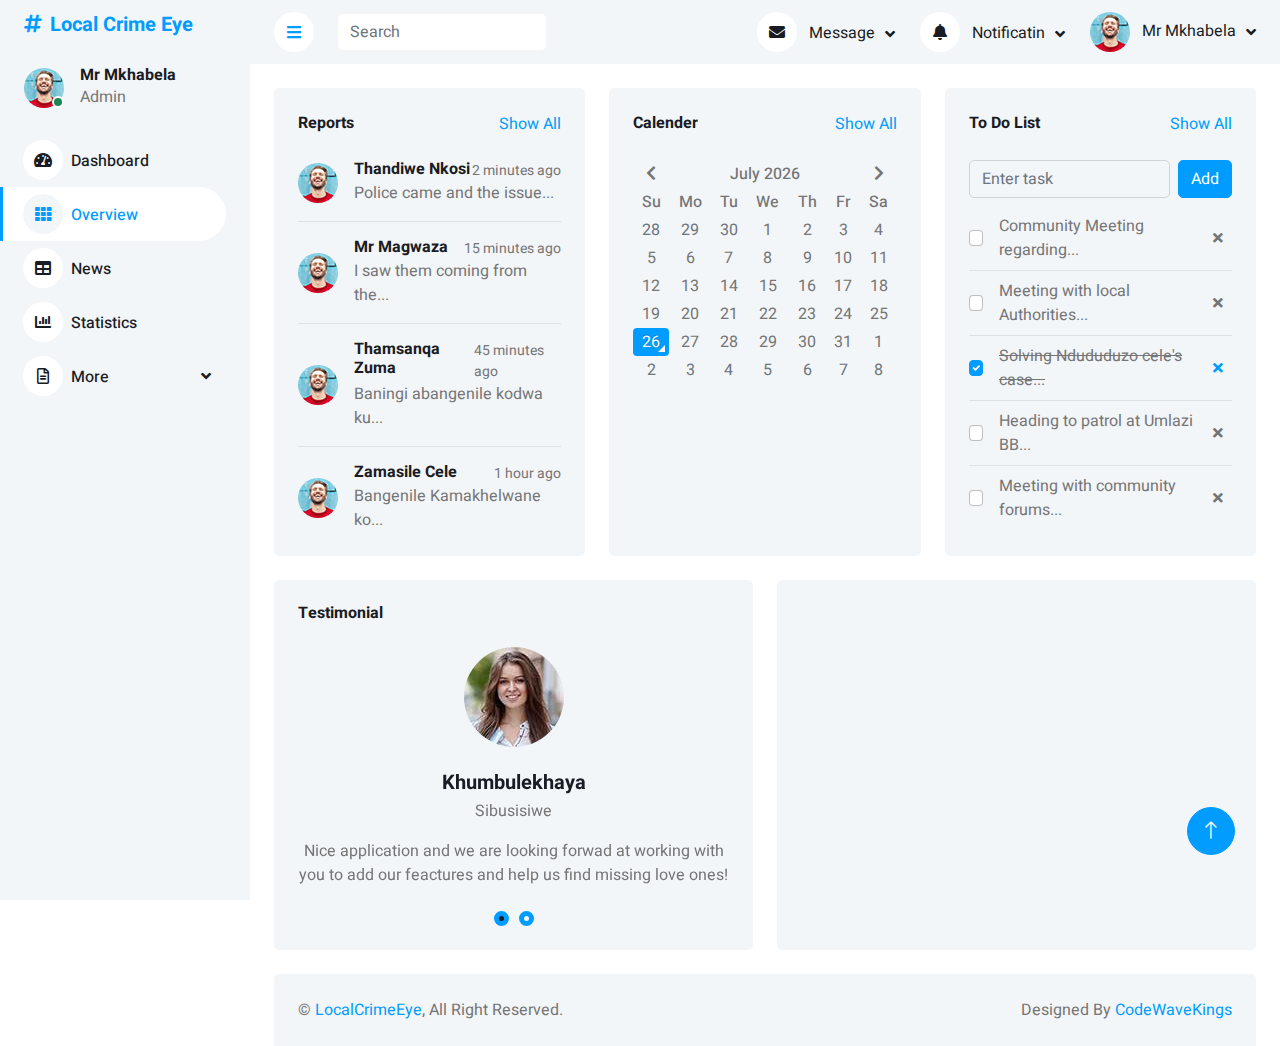
<file: overview.html>
<!DOCTYPE html>
<html lang="en">

<head>
    <meta charset="utf-8">
    <title>Widgets-Admin</title>
    <meta content="width=device-width, initial-scale=1.0" name="viewport">
    <meta content="" name="keywords">
    <meta content="" name="description">

    <!-- Favicon -->
    <link href="img/favicon.ico" rel="icon">

    <!-- Google Web Fonts -->
    <link rel="preconnect" href="https://fonts.googleapis.com">
    <link rel="preconnect" href="https://fonts.gstatic.com" crossorigin>
    <link href="https://fonts.googleapis.com/css2?family=Heebo:wght@400;500;600;700&display=swap" rel="stylesheet">
    
    <!-- Icon Font Stylesheet -->
    <link href="https://cdnjs.cloudflare.com/ajax/libs/font-awesome/5.10.0/css/all.min.css" rel="stylesheet">
    <link href="https://cdn.jsdelivr.net/npm/bootstrap-icons@1.4.1/font/bootstrap-icons.css" rel="stylesheet">

    <!-- Libraries Stylesheet -->
    <link href="lib/owlcarousel/assets/owl.carousel.min.css" rel="stylesheet">
    <link href="lib/tempusdominus/css/tempusdominus-bootstrap-4.min.css" rel="stylesheet" />

    <!-- Customized Bootstrap Stylesheet -->
    <link href="css/bootstrap.min.css" rel="stylesheet">

    <!-- Template Stylesheet -->
    <link href="css/style.css" rel="stylesheet">
</head>

<body>
    <div class="container-fluid position-relative bg-white d-flex p-0">
        <!-- Spinner Start -->
        <div id="spinner" class="show bg-white position-fixed translate-middle w-100 vh-100 top-50 start-50 d-flex align-items-center justify-content-center">
            <div class="spinner-border text-primary" style="width: 3rem; height: 3rem;" role="status">
                <span class="sr-only">Loading...</span>
            </div>
        </div>
        <!-- Spinner End -->


        <!-- Sidebar Start -->
        <div class="sidebar pe-4 pb-3">
            <nav class="navbar bg-light navbar-light">
                <a href="index.html" class="navbar-brand mx-4 mb-3">
                    <h5 class="text-primary"><i class="fa fa-hashtag me-2"></i>Local Crime Eye</h5>
                </a>
                <div class="d-flex align-items-center ms-4 mb-4">
                    <div class="position-relative">
                        <img class="rounded-circle" src="img/user.jpg" alt="" style="width: 40px; height: 40px;">
                        <div class="bg-success rounded-circle border border-2 border-white position-absolute end-0 bottom-0 p-1"></div>
                    </div>
                    <div class="ms-3">
                        <h6 class="mb-0">Mr Mkhabela</h6>
                        <span>Admin</span>
                    </div>
                </div>
                <div class="navbar-nav w-100">
                    <a href="index.html" class="nav-item nav-link"><i class="fa fa-tachometer-alt me-2"></i>Dashboard</a>
                    <a href="overview.html" class="nav-item nav-link active"><i class="fa fa-th me-2"></i>Overview</a>
                    <a href="news.html" class="nav-item nav-link"><i class="fa fa-table me-2"></i>News</a>
                    <a href="chart.html" class="nav-item nav-link"><i class="fa fa-chart-bar me-2"></i>Statistics</a>
                    <div class="nav-item dropdown">
                        <a href="#" class="nav-link dropdown-toggle" data-bs-toggle="dropdown"><i class="far fa-file-alt me-2"></i>More</a>
                        <div class="dropdown-menu bg-transparent border-0">
                            <a href="workers.html" class="dropdown-item">Workers</a>
                            <a href="signin.html" class="dropdown-item">Sign In</a>
                            <a href="signup.html" class="dropdown-item">Sign Up</a>
                            <a href="404.html" class="dropdown-item">404 Error</a>
                        </div>
                    </div>
                </div>
            </nav>
        </div>
        <!-- Sidebar End -->


        <!-- Content Start -->
        <div class="content">
            <!-- Navbar Start -->
            <nav class="navbar navbar-expand bg-light navbar-light sticky-top px-4 py-0">
                <a href="index.html" class="navbar-brand d-flex d-lg-none me-4">
                    <h2 class="text-primary mb-0"><i class="fa fa-hashtag"></i></h2>
                </a>
                <a href="#" class="sidebar-toggler flex-shrink-0">
                    <i class="fa fa-bars"></i>
                </a>
                <form class="d-none d-md-flex ms-4">
                    <input class="form-control border-0" type="search" placeholder="Search">
                </form>
                <div class="navbar-nav align-items-center ms-auto">
                    <div class="nav-item dropdown">
                        <a href="#" class="nav-link dropdown-toggle" data-bs-toggle="dropdown">
                            <i class="fa fa-envelope me-lg-2"></i>
                            <span class="d-none d-lg-inline-flex">Message</span>
                        </a>
                        <div class="dropdown-menu dropdown-menu-end bg-light border-0 rounded-0 rounded-bottom m-0">
                            <a href="#" class="dropdown-item">
                                <div class="d-flex align-items-center">
                                    <img class="rounded-circle" src="img/user.jpg" alt="" style="width: 40px; height: 40px;">
                                    <div class="ms-2">
                                        <h6 class="fw-normal mb-0">Tim send you a message</h6>
                                        <small>1 minutes ago</small>
                                    </div>
                                </div>
                            </a>
                            <hr class="dropdown-divider">
                            <a href="#" class="dropdown-item">
                                <div class="d-flex align-items-center">
                                    <img class="rounded-circle" src="img/user.jpg" alt="" style="width: 40px; height: 40px;">
                                    <div class="ms-2">
                                        <h6 class="fw-normal mb-0">Jhon send you a message</h6>
                                        <small>55 minutes ago</small>
                                    </div>
                                </div>
                            </a>
                            <hr class="dropdown-divider">
                            <a href="#" class="dropdown-item">
                                <div class="d-flex align-items-center">
                                    <img class="rounded-circle" src="img/user.jpg" alt="" style="width: 40px; height: 40px;">
                                    <div class="ms-2">
                                        <h6 class="fw-normal mb-0">Zama send you a message</h6>
                                        <small>1 hour ago</small>
                                    </div>
                                </div>
                            </a>
                            <hr class="dropdown-divider">
                            <a href="#" class="dropdown-item text-center">See all message</a>
                        </div>
                    </div>
                    <div class="nav-item dropdown">
                        <a href="#" class="nav-link dropdown-toggle" data-bs-toggle="dropdown">
                            <i class="fa fa-bell me-lg-2"></i>
                            <span class="d-none d-lg-inline-flex">Notificatin</span>
                        </a>
                        <div class="dropdown-menu dropdown-menu-end bg-light border-0 rounded-0 rounded-bottom m-0">
                            <a href="#" class="dropdown-item">
                                <h6 class="fw-normal mb-0">Profile updated</h6>
                                <small>15 minutes ago</small>
                            </a>
                            <hr class="dropdown-divider">
                            <a href="#" class="dropdown-item">
                                <h6 class="fw-normal mb-0">New user added</h6>
                                <small>15 minutes ago</small>
                            </a>
                            <hr class="dropdown-divider">
                            <a href="#" class="dropdown-item">
                                <h6 class="fw-normal mb-0">Password changed</h6>
                                <small>15 minutes ago</small>
                            </a>
                            <hr class="dropdown-divider">
                            <a href="#" class="dropdown-item text-center">See all notifications</a>
                        </div>
                    </div>
                    <div class="nav-item dropdown">
                        <a href="#" class="nav-link dropdown-toggle" data-bs-toggle="dropdown">
                            <img class="rounded-circle me-lg-2" src="img/user.jpg" alt="" style="width: 40px; height: 40px;">
                            <span class="d-none d-lg-inline-flex">Mr Mkhabela</span>
                        </a>
                        <div class="dropdown-menu dropdown-menu-end bg-light border-0 rounded-0 rounded-bottom m-0">
                            <a href="#" class="dropdown-item">My Profile</a>
                            <a href="#" class="dropdown-item">Settings</a>
                            <a href="#" class="dropdown-item">Log Out</a>
                        </div>
                    </div>
                </div>
            </nav>
            <!-- Navbar End -->


            <!-- Chart Start -->
            <div class="container-fluid pt-4 px-4">
                <div class="row g-4">
                    <div class="col-sm-12 col-md-6 col-xl-4">
                        <div class="h-100 bg-light rounded p-4">
                            <div class="d-flex align-items-center justify-content-between mb-2">
                                <h6 class="mb-0">Reports</h6>
                                <a href="">Show All</a>
                            </div>
                            <div class="d-flex align-items-center border-bottom py-3">
                                <img class="rounded-circle flex-shrink-0" src="img/user.jpg" alt="" style="width: 40px; height: 40px;">
                                <div class="w-100 ms-3">
                                    <div class="d-flex w-100 justify-content-between">
                                        <h6 class="mb-0">Thandiwe Nkosi</h6>
                                        <small>2 minutes ago</small>
                                    </div>
                                    <span>Police came and the issue...</span>
                                </div>
                            </div>
                            <div class="d-flex align-items-center border-bottom py-3">
                                <img class="rounded-circle flex-shrink-0" src="img/user.jpg" alt="" style="width: 40px; height: 40px;">
                                <div class="w-100 ms-3">
                                    <div class="d-flex w-100 justify-content-between">
                                        <h6 class="mb-0">Mr Magwaza</h6>
                                        <small>15 minutes ago</small>
                                    </div>
                                    <span>I saw them coming from the...</span>
                                </div>
                            </div>
                            <div class="d-flex align-items-center border-bottom py-3">
                                <img class="rounded-circle flex-shrink-0" src="img/user.jpg" alt="" style="width: 40px; height: 40px;">
                                <div class="w-100 ms-3">
                                    <div class="d-flex w-100 justify-content-between">
                                        <h6 class="mb-0">Thamsanqa Zuma</h6>
                                        <small>45 minutes ago</small>
                                    </div>
                                    <span>Baningi abangenile kodwa ku...</span>
                                </div>
                            </div>
                            <div class="d-flex align-items-center pt-3">
                                <img class="rounded-circle flex-shrink-0" src="img/user.jpg" alt="" style="width: 40px; height: 40px;">
                                <div class="w-100 ms-3">
                                    <div class="d-flex w-100 justify-content-between">
                                        <h6 class="mb-0">Zamasile Cele</h6>
                                        <small>1 hour ago</small>
                                    </div>
                                    <span>Bangenile Kamakhelwane ko...</span>
                                </div>
                            </div>
                        </div>
                    </div>
                    <div class="col-sm-12 col-md-6 col-xl-4">
                        <div class="h-100 bg-light rounded p-4">
                            <div class="d-flex align-items-center justify-content-between mb-4">
                                <h6 class="mb-0">Calender</h6>
                                <a href="">Show All</a>
                            </div>
                            <div id="calender"></div>
                        </div>
                    </div>
                    <div class="col-sm-12 col-md-6 col-xl-4">
                        <div class="h-100 bg-light rounded p-4">
                            <div class="d-flex align-items-center justify-content-between mb-4">
                                <h6 class="mb-0">To Do List</h6>
                                <a href="">Show All</a>
                            </div>
                            <div class="d-flex mb-2">
                                <input class="form-control bg-transparent" type="text" placeholder="Enter task">
                                <button type="button" class="btn btn-primary ms-2">Add</button>
                            </div>
                            <div class="d-flex align-items-center border-bottom py-2">
                                <input class="form-check-input m-0" type="checkbox">
                                <div class="w-100 ms-3">
                                    <div class="d-flex w-100 align-items-center justify-content-between">
                                        <span>Community Meeting regarding...</span>
                                        <button class="btn btn-sm"><i class="fa fa-times"></i></button>
                                    </div>
                                </div>
                            </div>
                            <div class="d-flex align-items-center border-bottom py-2">
                                <input class="form-check-input m-0" type="checkbox">
                                <div class="w-100 ms-3">
                                    <div class="d-flex w-100 align-items-center justify-content-between">
                                        <span>Meeting with local Authorities...</span>
                                        <button class="btn btn-sm"><i class="fa fa-times"></i></button>
                                    </div>
                                </div>
                            </div>
                            <div class="d-flex align-items-center border-bottom py-2">
                                <input class="form-check-input m-0" type="checkbox" checked>
                                <div class="w-100 ms-3">
                                    <div class="d-flex w-100 align-items-center justify-content-between">
                                        <span><del>Solving Ndududuzo cele's case...</del></span>
                                        <button class="btn btn-sm text-primary"><i class="fa fa-times"></i></button>
                                    </div>
                                </div>
                            </div>
                            <div class="d-flex align-items-center border-bottom py-2">
                                <input class="form-check-input m-0" type="checkbox">
                                <div class="w-100 ms-3">
                                    <div class="d-flex w-100 align-items-center justify-content-between">
                                        <span>Heading to patrol at Umlazi BB...</span>
                                        <button class="btn btn-sm"><i class="fa fa-times"></i></button>
                                    </div>
                                </div>
                            </div>
                            <div class="d-flex align-items-center pt-2">
                                <input class="form-check-input m-0" type="checkbox">
                                <div class="w-100 ms-3">
                                    <div class="d-flex w-100 align-items-center justify-content-between">
                                        <span>Meeting with community forums...</span>
                                        <button class="btn btn-sm"><i class="fa fa-times"></i></button>
                                    </div>
                                </div>
                            </div>
                        </div>
                    </div>
                    <div class="col-sm-12 col-xl-6">
                        <div class="bg-light rounded h-100 p-4">
                            <h6 class="mb-4">Testimonial</h6>
                            <div class="owl-carousel testimonial-carousel">
                                <div class="testimonial-item text-center">
                                    <img class="img-fluid rounded-circle mx-auto mb-4" src="img/testimonial-1.jpg" style="width: 100px; height: 100px;">
                                    <h5 class="mb-1">Khumbulekhaya</h5>
                                    <p>Sibusisiwe</p>
                                    <p class="mb-0">Nice application and we are looking forwad at working with you to add our feactures and help us find missing love ones!</p>
                                </div>
                                <div class="testimonial-item text-center">
                                    <img class="img-fluid rounded-circle mx-auto mb-4" src="img/testimonial-2.jpg" style="width: 100px; height: 100px;">
                                    <h5 class="mb-1">Sizokthola TV Episode</h5>
                                    <p>Xolani</p>
                                    <p class="mb-0">Sibonge ngokuthi nikhande le app izosisiza nathi ukuba sithole labantu abadayisa ama drugs emalokishini ethu.</p>
                                </div>
                            </div>
                        </div>
                    </div>
                    <div class="col-sm-12 col-xl-6">
                        <div class="bg-light rounded h-100 p-4">
                            <iframe class="position-relative rounded w-100 h-100"
                            src="https://www.google.com/maps/embed?pb=!1m18!1m12!1m3!1d3001156.4288297426!2d-78.01371936852176!3d42.72876761954724!2m3!1f0!2f0!3f0!3m2!1i1024!2i768!4f13.1!3m3!1m2!1s0x4ccc4bf0f123a5a9%3A0xddcfc6c1de189567!2sNew%20York%2C%20USA!5e0!3m2!1sen!2sbd!4v1603794290143!5m2!1sen!2sbd"
                            frameborder="0" style="border:0;" allowfullscreen="" aria-hidden="false"
                            tabindex="0"></iframe>
                        </div>
                    </div>
                </div>
            </div>
            <!-- Chart End -->


            <!-- Footer Start -->
            <div class="container-fluid pt-4 px-4">
                <div class="bg-light rounded-top p-4">
                    <div class="row">
                        <div class="col-12 col-sm-6 text-center text-sm-start">
                            &copy; <a href="#">LocalCrimeEye</a>, All Right Reserved. 
                        </div>
                        <div class="col-12 col-sm-6 text-center text-sm-end">
                            <!--/*** This template is free as long as you keep the footer author’s credit link/attribution link/backlink. If you'd like to use the template without the footer author’s credit link/attribution link/backlink, you can purchase the Credit Removal License from "https://htmlcodex.com/credit-removal". Thank you for your support. ***/-->
                            Designed By <a href="https://dinzy123.github.io/CodeWaveKings-Portfolio/">CodeWaveKings</a>
                        </div>
                    </div>
                </div>
            </div>
            <!-- Footer End -->
        </div>
        <!-- Content End -->


        <!-- Back to Top -->
        <a href="#" class="btn btn-lg btn-primary btn-lg-square back-to-top"><i class="bi bi-arrow-up"></i></a>
    </div>

    <!-- JavaScript Libraries -->
    <script src="https://code.jquery.com/jquery-3.4.1.min.js"></script>
    <script src="https://cdn.jsdelivr.net/npm/bootstrap@5.0.0/dist/js/bootstrap.bundle.min.js"></script>
    <script src="lib/chart/chart.min.js"></script>
    <script src="lib/easing/easing.min.js"></script>
    <script src="lib/waypoints/waypoints.min.js"></script>
    <script src="lib/owlcarousel/owl.carousel.min.js"></script>
    <script src="lib/tempusdominus/js/moment.min.js"></script>
    <script src="lib/tempusdominus/js/moment-timezone.min.js"></script>
    <script src="lib/tempusdominus/js/tempusdominus-bootstrap-4.min.js"></script>

    <!-- Template Javascript -->
    <script src="js/main.js"></script>
</body>

</html>
</file>
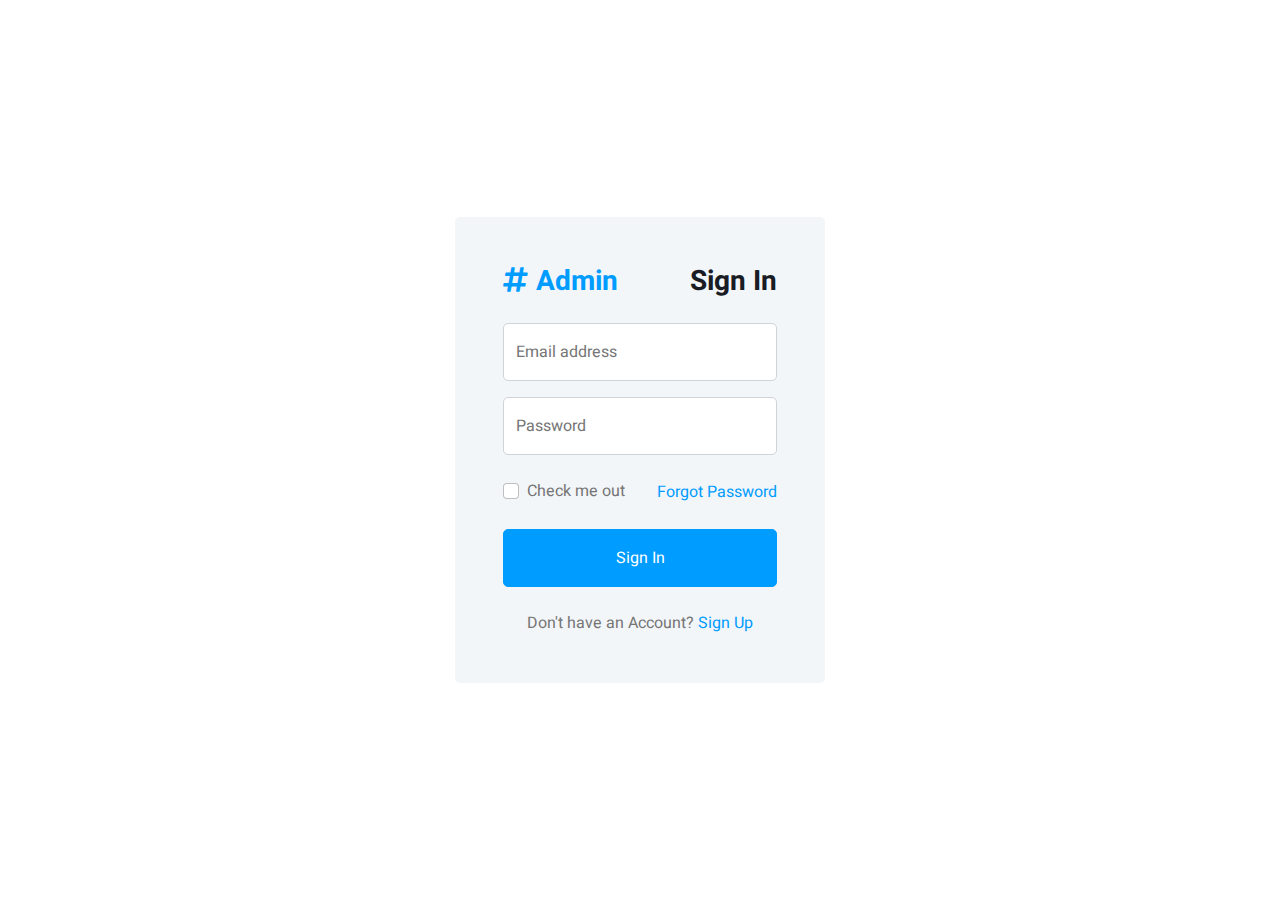
<file: signin.html>
<!DOCTYPE html>
<html lang="en">

<head>
    <meta charset="utf-8">
    <title>SignIn-Admin</title>
    <meta content="width=device-width, initial-scale=1.0" name="viewport">
    <meta content="" name="keywords">
    <meta content="" name="description">

    <!-- Favicon -->
    <link href="img/favicon.ico" rel="icon">

    <!-- Google Web Fonts -->
    <link rel="preconnect" href="https://fonts.googleapis.com">
    <link rel="preconnect" href="https://fonts.gstatic.com" crossorigin>
    <link href="https://fonts.googleapis.com/css2?family=Heebo:wght@400;500;600;700&display=swap" rel="stylesheet">
    
    <!-- Icon Font Stylesheet -->
    <link href="https://cdnjs.cloudflare.com/ajax/libs/font-awesome/5.10.0/css/all.min.css" rel="stylesheet">
    <link href="https://cdn.jsdelivr.net/npm/bootstrap-icons@1.4.1/font/bootstrap-icons.css" rel="stylesheet">

    <!-- Libraries Stylesheet -->
    <link href="lib/owlcarousel/assets/owl.carousel.min.css" rel="stylesheet">
    <link href="lib/tempusdominus/css/tempusdominus-bootstrap-4.min.css" rel="stylesheet" />

    <!-- Customized Bootstrap Stylesheet -->
    <link href="css/bootstrap.min.css" rel="stylesheet">

    <!-- Template Stylesheet -->
    <link href="css/style.css" rel="stylesheet">
</head>

<body>
    <div class="container-fluid position-relative bg-white d-flex p-0">
        <!-- Spinner Start -->
        <div id="spinner" class="show bg-white position-fixed translate-middle w-100 vh-100 top-50 start-50 d-flex align-items-center justify-content-center">
            <div class="spinner-border text-primary" style="width: 3rem; height: 3rem;" role="status">
                <span class="sr-only">Loading...</span>
            </div>
        </div>
        <!-- Spinner End -->


        <!-- Sign In Start -->
        <div class="container-fluid">
            <div class="row h-100 align-items-center justify-content-center" style="min-height: 100vh;">
                <div class="col-12 col-sm-8 col-md-6 col-lg-5 col-xl-4">
                    <div class="bg-light rounded p-4 p-sm-5 my-4 mx-3">
                        <div class="d-flex align-items-center justify-content-between mb-3">
                            <a href="signin.html" class="">
                                <h3 class="text-primary"><i class="fa fa-hashtag me-2"></i>Admin</h3>
                            </a>
                            <h3>Sign In</h3>
                        </div>
                        <div class="form-floating mb-3">
                            <input type="email" class="form-control" id="floatingInput" placeholder="name@example.com">
                            <label for="floatingInput">Email address</label>
                        </div>
                        <div class="form-floating mb-4">
                            <input type="password" class="form-control" id="floatingPassword" placeholder="Password">
                            <label for="floatingPassword">Password</label>
                        </div>
                        <div class="d-flex align-items-center justify-content-between mb-4">
                            <div class="form-check">
                                <input type="checkbox" class="form-check-input" id="exampleCheck1">
                                <label class="form-check-label" for="exampleCheck1">Check me out</label>
                            </div>
                            <a href="">Forgot Password</a>
                        </div>
                        <button type="submit" class="btn btn-primary py-3 w-100 mb-4">Sign In</button>
                        <p class="text-center mb-0">Don't have an Account? <a href="signup.html">Sign Up</a></p>
                    </div>
                </div>
            </div>
        </div>
        <!-- Sign In End -->
    </div>

    <!-- JavaScript Libraries -->
    <script src="https://code.jquery.com/jquery-3.4.1.min.js"></script>
    <script src="https://cdn.jsdelivr.net/npm/bootstrap@5.0.0/dist/js/bootstrap.bundle.min.js"></script>
    <script src="lib/chart/chart.min.js"></script>
    <script src="lib/easing/easing.min.js"></script>
    <script src="lib/waypoints/waypoints.min.js"></script>
    <script src="lib/owlcarousel/owl.carousel.min.js"></script>
    <script src="lib/tempusdominus/js/moment.min.js"></script>
    <script src="lib/tempusdominus/js/moment-timezone.min.js"></script>
    <script src="lib/tempusdominus/js/tempusdominus-bootstrap-4.min.js"></script>

    <!-- Template Javascript -->
    <script src="js/main.js"></script>
</body>

</html>
</file>
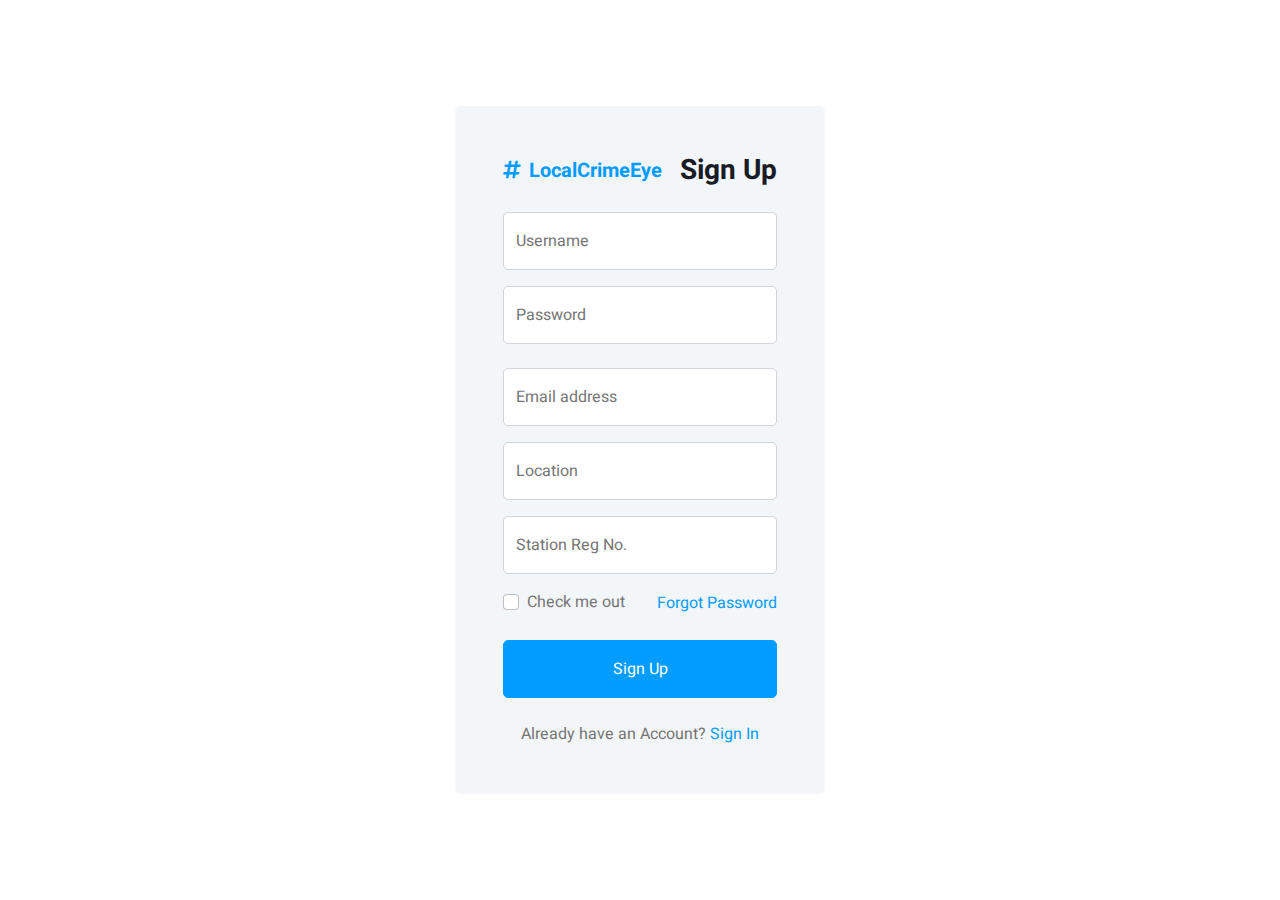
<file: signup.html>
<!DOCTYPE html>
<html lang="en">

<head>
    <meta charset="utf-8">
    <title>LCE-Login</title>
    <meta content="width=device-width, initial-scale=1.0" name="viewport">
    <meta content="" name="keywords">
    <meta content="" name="description">

    <!-- Favicon -->
    <link href="img/favicon.ico" rel="icon">

    <!-- Google Web Fonts -->
    <link rel="preconnect" href="https://fonts.googleapis.com">
    <link rel="preconnect" href="https://fonts.gstatic.com" crossorigin>
    <link href="https://fonts.googleapis.com/css2?family=Heebo:wght@400;500;600;700&display=swap" rel="stylesheet">
    
    <!-- Icon Font Stylesheet -->
    <link href="https://cdnjs.cloudflare.com/ajax/libs/font-awesome/5.10.0/css/all.min.css" rel="stylesheet">
    <link href="https://cdn.jsdelivr.net/npm/bootstrap-icons@1.4.1/font/bootstrap-icons.css" rel="stylesheet">

    <!-- Libraries Stylesheet -->
    <link href="lib/owlcarousel/assets/owl.carousel.min.css" rel="stylesheet">
    <link href="lib/tempusdominus/css/tempusdominus-bootstrap-4.min.css" rel="stylesheet" />

    <!-- Customized Bootstrap Stylesheet -->
    <link href="css/bootstrap.min.css" rel="stylesheet">

    <!-- Template Stylesheet -->
    <link href="css/style.css" rel="stylesheet">
</head>

<body>
    <div class="container-fluid position-relative bg-white d-flex p-0">
        <!-- Spinner Start -->
        <div id="spinner" class="show bg-white position-fixed translate-middle w-100 vh-100 top-50 start-50 d-flex align-items-center justify-content-center">
            <div class="spinner-border text-primary" style="width: 3rem; height: 3rem;" role="status">
                <span class="sr-only">Loading...</span>
            </div>
        </div>
        <!-- Spinner End -->


        <!-- Sign Up Start -->
        <div class="container-fluid">
            <div class="row h-100 align-items-center justify-content-center" style="min-height: 100vh;">
                <div class="col-12 col-sm-8 col-md-6 col-lg-5 col-xl-4">
                    <div class="bg-light rounded p-4 p-sm-5 my-4 mx-3">
                        <div class="d-flex align-items-center justify-content-between mb-3">
                            <a href="index.html" class="">
                                <h5 class="text-primary"><i class="fa fa-hashtag me-2"></i>LocalCrimeEye</h5>
                            </a>
                            <h3>Sign Up</h3>
                        </div>
                        <div class="form-floating mb-3">
                            <input type="text" class="form-control" id="floatingText" placeholder="jhondoe">
                            <label for="floatingText">Username</label>
                        </div>
                        <div class="form-floating mb-4">
                            <input type="password" class="form-control" id="floatingPassword" placeholder="Password">
                            <label for="floatingPassword">Password</label>
                        </div>
                        <div class="form-floating mb-3">
                            <input type="email" class="form-control" id="floatingInput" placeholder="name@example.com">
                            <label for="floatingInput">Email address</label>
                        </div>
                        <div class="form-floating mb-3">
                            <input type="text" class="form-control" id="floatingText" placeholder="Location">
                            <label for="floatingText">Location</label>
                        </div>
                        <div class="form-floating mb-3">
                            <input type="text" class="form-control" id="floatingText" placeholder="Number">
                            <label for="floatingText">Station Reg No.</label>
                        </div>
                        
                        <div class="d-flex align-items-center justify-content-between mb-4">
                            <div class="form-check">
                                <input type="checkbox" class="form-check-input" id="exampleCheck1">
                                <label class="form-check-label" for="exampleCheck1">Check me out</label>
                            </div>
                            <a href="">Forgot Password</a>
                        </div>
                        <button type="submit" class="btn btn-primary py-3 w-100 mb-4">Sign Up</button>
                        <p class="text-center mb-0">Already have an Account? <a href="signin.html">Sign In</a></p>
                    </div>
                </div>
            </div>
        </div>
        <!-- Sign Up End -->
    </div>

    <!-- JavaScript Libraries -->
    <script src="https://code.jquery.com/jquery-3.4.1.min.js"></script>
    <script src="https://cdn.jsdelivr.net/npm/bootstrap@5.0.0/dist/js/bootstrap.bundle.min.js"></script>
    <script src="lib/chart/chart.min.js"></script>
    <script src="lib/easing/easing.min.js"></script>
    <script src="lib/waypoints/waypoints.min.js"></script>
    <script src="lib/owlcarousel/owl.carousel.min.js"></script>
    <script src="lib/tempusdominus/js/moment.min.js"></script>
    <script src="lib/tempusdominus/js/moment-timezone.min.js"></script>
    <script src="lib/tempusdominus/js/tempusdominus-bootstrap-4.min.js"></script>

    <!-- Template Javascript -->
    <script src="js/main.js"></script>
</body>

</html>
</file>
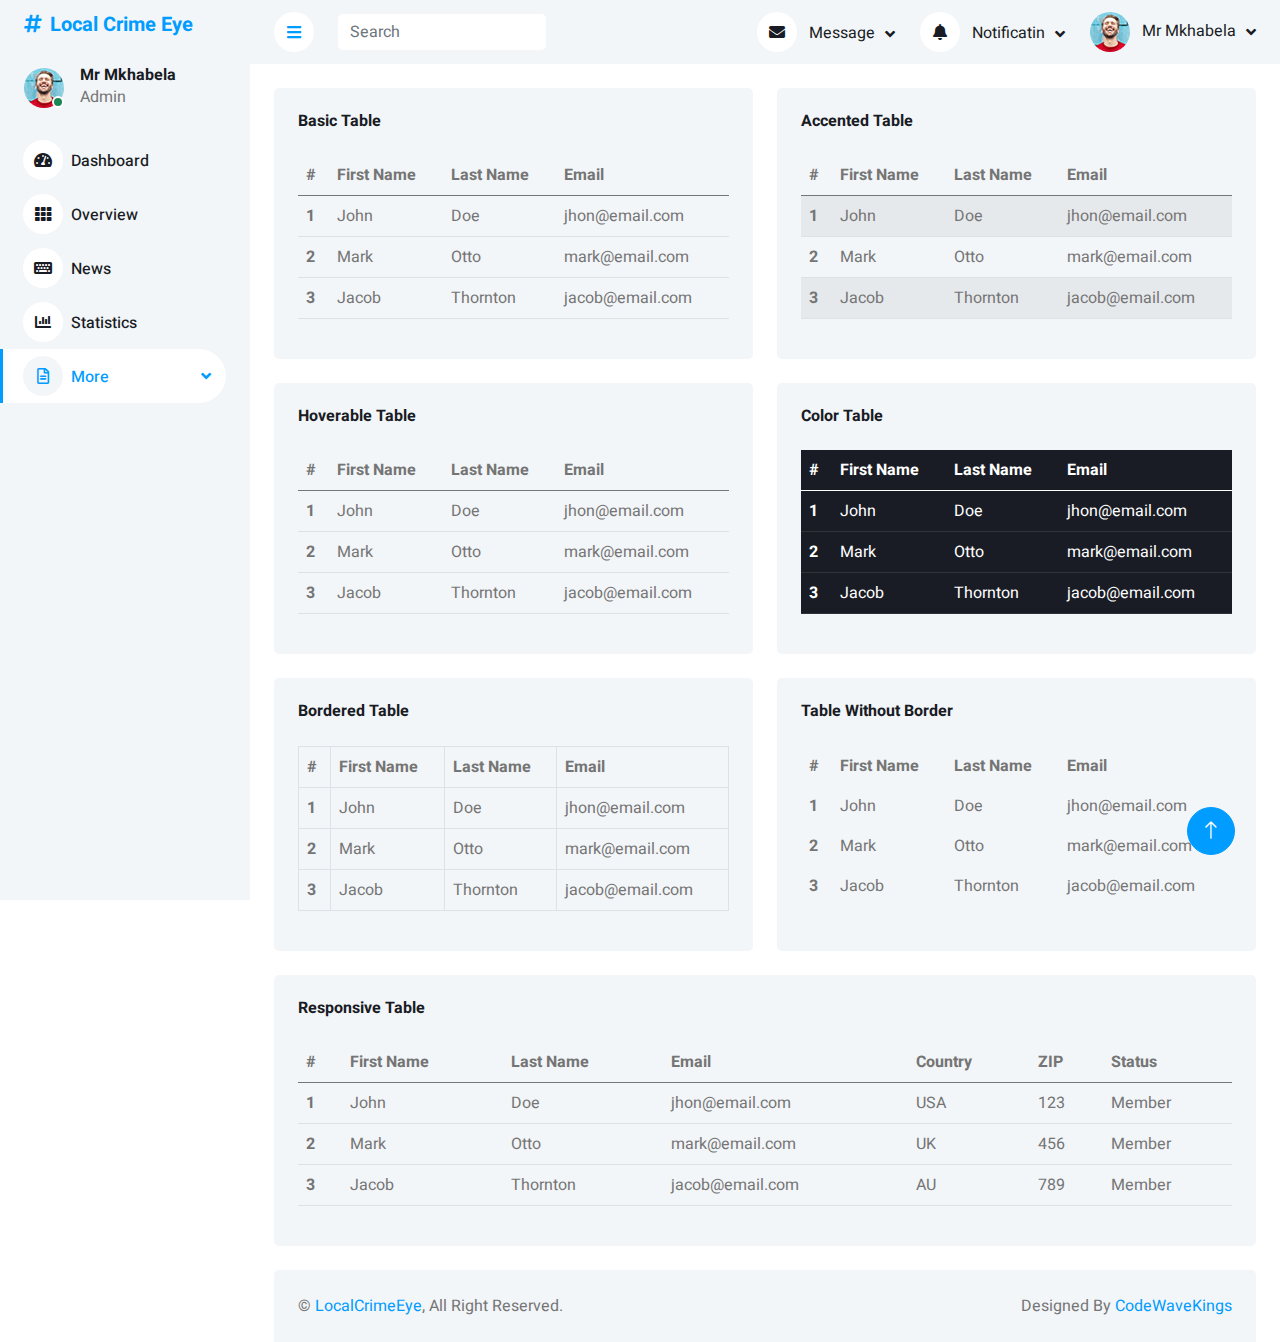
<file: workers.html>
<!DOCTYPE html>
<html lang="en">

<head>
    <meta charset="utf-8">
    <title>DASHMIN - Bootstrap Admin Template</title>
    <meta content="width=device-width, initial-scale=1.0" name="viewport">
    <meta content="" name="keywords">
    <meta content="" name="description">

    <!-- Favicon -->
    <link href="img/favicon.ico" rel="icon">

    <!-- Google Web Fonts -->
    <link rel="preconnect" href="https://fonts.googleapis.com">
    <link rel="preconnect" href="https://fonts.gstatic.com" crossorigin>
    <link href="https://fonts.googleapis.com/css2?family=Heebo:wght@400;500;600;700&display=swap" rel="stylesheet">
    
    <!-- Icon Font Stylesheet -->
    <link href="https://cdnjs.cloudflare.com/ajax/libs/font-awesome/5.10.0/css/all.min.css" rel="stylesheet">
    <link href="https://cdn.jsdelivr.net/npm/bootstrap-icons@1.4.1/font/bootstrap-icons.css" rel="stylesheet">

    <!-- Libraries Stylesheet -->
    <link href="lib/owlcarousel/assets/owl.carousel.min.css" rel="stylesheet">
    <link href="lib/tempusdominus/css/tempusdominus-bootstrap-4.min.css" rel="stylesheet" />

    <!-- Customized Bootstrap Stylesheet -->
    <link href="css/bootstrap.min.css" rel="stylesheet">

    <!-- Template Stylesheet -->
    <link href="css/style.css" rel="stylesheet">
</head>

<body>
    <div class="container-fluid position-relative bg-white d-flex p-0">
        <!-- Spinner Start -->
        <div id="spinner" class="show bg-white position-fixed translate-middle w-100 vh-100 top-50 start-50 d-flex align-items-center justify-content-center">
            <div class="spinner-border text-primary" style="width: 3rem; height: 3rem;" role="status">
                <span class="sr-only">Loading...</span>
            </div>
        </div>
        <!-- Spinner End -->


        <!-- Sidebar Start -->
        <div class="sidebar pe-4 pb-3">
            <nav class="navbar bg-light navbar-light">
                <a href="index.html" class="navbar-brand mx-4 mb-3">
                    <h5 class="text-primary"><i class="fa fa-hashtag me-2"></i>Local Crime Eye</h5>
                </a>
                <div class="d-flex align-items-center ms-4 mb-4">
                    <div class="position-relative">
                        <img class="rounded-circle" src="img/user.jpg" alt="" style="width: 40px; height: 40px;">
                        <div class="bg-success rounded-circle border border-2 border-white position-absolute end-0 bottom-0 p-1"></div>
                    </div>
                    <div class="ms-3">
                        <h6 class="mb-0">Mr Mkhabela</h6>
                        <span>Admin</span>
                    </div>
                </div>
                <div class="navbar-nav w-100">
                    <a href="index.html" class="nav-item nav-link"><i class="fa fa-tachometer-alt me-2"></i>Dashboard</a>
                    <a href="overview.html" class="nav-item nav-link"><i class="fa fa-th me-2"></i>Overview</a>
                    <a href="news.html" class="nav-item nav-link"><i class="fa fa-keyboard me-2"></i>News</a>
                    <a href="chart.html" class="nav-item nav-link"><i class="fa fa-chart-bar me-2"></i>Statistics</a>
                    <div class="nav-item dropdown">
                        <a href="#" class="nav-link dropdown-toggle active" data-bs-toggle="dropdown"><i class="far fa-file-alt me-2"></i>More</a>
                        <div class="dropdown-menu bg-transparent border-0">
                            <a href="workers.html" class="dropdown-item active">Workers</a>
                            <a href="signin.html" class="dropdown-item">Sign In</a>
                            <a href="signup.html" class="dropdown-item">Sign Up</a>
                            <a href="404.html" class="dropdown-item">404 Error</a>
                        </div>
                    </div>
                </div>
            </nav>
        </div>
        <!-- Sidebar End -->


       <!-- Content Start -->
       <div class="content">
        <!-- Navbar Start -->
        <nav class="navbar navbar-expand bg-light navbar-light sticky-top px-4 py-0">
            <a href="index.html" class="navbar-brand d-flex d-lg-none me-4">
                <h2 class="text-primary mb-0"><i class="fa fa-hashtag"></i></h2>
            </a>
            <a href="#" class="sidebar-toggler flex-shrink-0">
                <i class="fa fa-bars"></i>
            </a>
            <form class="d-none d-md-flex ms-4">
                <input class="form-control border-0" type="search" placeholder="Search">
            </form>
            <div class="navbar-nav align-items-center ms-auto">
                <div class="nav-item dropdown">
                    <a href="#" class="nav-link dropdown-toggle" data-bs-toggle="dropdown">
                        <i class="fa fa-envelope me-lg-2"></i>
                        <span class="d-none d-lg-inline-flex">Message</span>
                    </a>
                    <div class="dropdown-menu dropdown-menu-end bg-light border-0 rounded-0 rounded-bottom m-0">
                        <a href="#" class="dropdown-item">
                            <div class="d-flex align-items-center">
                                <img class="rounded-circle" src="img/user.jpg" alt="" style="width: 40px; height: 40px;">
                                <div class="ms-2">
                                    <h6 class="fw-normal mb-0">Tim send you a message</h6>
                                    <small>1 minutes ago</small>
                                </div>
                            </div>
                        </a>
                        <hr class="dropdown-divider">
                        <a href="#" class="dropdown-item">
                            <div class="d-flex align-items-center">
                                <img class="rounded-circle" src="img/user.jpg" alt="" style="width: 40px; height: 40px;">
                                <div class="ms-2">
                                    <h6 class="fw-normal mb-0">Jhon send you a message</h6>
                                    <small>55 minutes ago</small>
                                </div>
                            </div>
                        </a>
                        <hr class="dropdown-divider">
                        <a href="#" class="dropdown-item">
                            <div class="d-flex align-items-center">
                                <img class="rounded-circle" src="img/user.jpg" alt="" style="width: 40px; height: 40px;">
                                <div class="ms-2">
                                    <h6 class="fw-normal mb-0">Zama send you a message</h6>
                                    <small>1 hour ago</small>
                                </div>
                            </div>
                        </a>
                        <hr class="dropdown-divider">
                        <a href="#" class="dropdown-item text-center">See all message</a>
                    </div>
                </div>
                <div class="nav-item dropdown">
                    <a href="#" class="nav-link dropdown-toggle" data-bs-toggle="dropdown">
                        <i class="fa fa-bell me-lg-2"></i>
                        <span class="d-none d-lg-inline-flex">Notificatin</span>
                    </a>
                    <div class="dropdown-menu dropdown-menu-end bg-light border-0 rounded-0 rounded-bottom m-0">
                        <a href="#" class="dropdown-item">
                            <h6 class="fw-normal mb-0">Profile updated</h6>
                            <small>15 minutes ago</small>
                        </a>
                        <hr class="dropdown-divider">
                        <a href="#" class="dropdown-item">
                            <h6 class="fw-normal mb-0">New user added</h6>
                            <small>15 minutes ago</small>
                        </a>
                        <hr class="dropdown-divider">
                        <a href="#" class="dropdown-item">
                            <h6 class="fw-normal mb-0">Password changed</h6>
                            <small>15 minutes ago</small>
                        </a>
                        <hr class="dropdown-divider">
                        <a href="#" class="dropdown-item text-center">See all notifications</a>
                    </div>
                </div>
                <div class="nav-item dropdown">
                    <a href="#" class="nav-link dropdown-toggle" data-bs-toggle="dropdown">
                        <img class="rounded-circle me-lg-2" src="img/user.jpg" alt="" style="width: 40px; height: 40px;">
                        <span class="d-none d-lg-inline-flex">Mr Mkhabela</span>
                    </a>
                    <div class="dropdown-menu dropdown-menu-end bg-light border-0 rounded-0 rounded-bottom m-0">
                        <a href="#" class="dropdown-item">My Profile</a>
                        <a href="#" class="dropdown-item">Settings</a>
                        <a href="#" class="dropdown-item">Log Out</a>
                    </div>
                </div>
            </div>
        </nav>
        <!-- Navbar End -->


            <!-- Table Start -->
            <div class="container-fluid pt-4 px-4">
                <div class="row g-4">
                    <div class="col-sm-12 col-xl-6">
                        <div class="bg-light rounded h-100 p-4">
                            <h6 class="mb-4">Basic Table</h6>
                            <table class="table">
                                <thead>
                                    <tr>
                                        <th scope="col">#</th>
                                        <th scope="col">First Name</th>
                                        <th scope="col">Last Name</th>
                                        <th scope="col">Email</th>
                                    </tr>
                                </thead>
                                <tbody>
                                    <tr>
                                        <th scope="row">1</th>
                                        <td>John</td>
                                        <td>Doe</td>
                                        <td>jhon@email.com</td>
                                    </tr>
                                    <tr>
                                        <th scope="row">2</th>
                                        <td>Mark</td>
                                        <td>Otto</td>
                                        <td>mark@email.com</td>
                                    </tr>
                                    <tr>
                                        <th scope="row">3</th>
                                        <td>Jacob</td>
                                        <td>Thornton</td>
                                        <td>jacob@email.com</td>
                                    </tr>
                                </tbody>
                            </table>
                        </div>
                    </div>
                    <div class="col-sm-12 col-xl-6">
                        <div class="bg-light rounded h-100 p-4">
                            <h6 class="mb-4">Accented Table</h6>
                            <table class="table table-striped">
                                <thead>
                                    <tr>
                                        <th scope="col">#</th>
                                        <th scope="col">First Name</th>
                                        <th scope="col">Last Name</th>
                                        <th scope="col">Email</th>
                                    </tr>
                                </thead>
                                <tbody>
                                    <tr>
                                        <th scope="row">1</th>
                                        <td>John</td>
                                        <td>Doe</td>
                                        <td>jhon@email.com</td>
                                    </tr>
                                    <tr>
                                        <th scope="row">2</th>
                                        <td>Mark</td>
                                        <td>Otto</td>
                                        <td>mark@email.com</td>
                                    </tr>
                                    <tr>
                                        <th scope="row">3</th>
                                        <td>Jacob</td>
                                        <td>Thornton</td>
                                        <td>jacob@email.com</td>
                                    </tr>
                                </tbody>
                            </table>
                        </div>
                    </div>
                    <div class="col-sm-12 col-xl-6">
                        <div class="bg-light rounded h-100 p-4">
                            <h6 class="mb-4">Hoverable Table</h6>
                            <table class="table table-hover">
                                <thead>
                                    <tr>
                                        <th scope="col">#</th>
                                        <th scope="col">First Name</th>
                                        <th scope="col">Last Name</th>
                                        <th scope="col">Email</th>
                                    </tr>
                                </thead>
                                <tbody>
                                    <tr>
                                        <th scope="row">1</th>
                                        <td>John</td>
                                        <td>Doe</td>
                                        <td>jhon@email.com</td>
                                    </tr>
                                    <tr>
                                        <th scope="row">2</th>
                                        <td>Mark</td>
                                        <td>Otto</td>
                                        <td>mark@email.com</td>
                                    </tr>
                                    <tr>
                                        <th scope="row">3</th>
                                        <td>Jacob</td>
                                        <td>Thornton</td>
                                        <td>jacob@email.com</td>
                                    </tr>
                                </tbody>
                            </table>
                        </div>
                    </div>
                    <div class="col-sm-12 col-xl-6">
                        <div class="bg-light rounded h-100 p-4">
                            <h6 class="mb-4">Color Table</h6>
                            <table class="table table-dark">
                                <thead>
                                    <tr>
                                        <th scope="col">#</th>
                                        <th scope="col">First Name</th>
                                        <th scope="col">Last Name</th>
                                        <th scope="col">Email</th>
                                    </tr>
                                </thead>
                                <tbody>
                                    <tr>
                                        <th scope="row">1</th>
                                        <td>John</td>
                                        <td>Doe</td>
                                        <td>jhon@email.com</td>
                                    </tr>
                                    <tr>
                                        <th scope="row">2</th>
                                        <td>Mark</td>
                                        <td>Otto</td>
                                        <td>mark@email.com</td>
                                    </tr>
                                    <tr>
                                        <th scope="row">3</th>
                                        <td>Jacob</td>
                                        <td>Thornton</td>
                                        <td>jacob@email.com</td>
                                    </tr>
                                </tbody>
                            </table>
                        </div>
                    </div>
                    <div class="col-sm-12 col-xl-6">
                        <div class="bg-light rounded h-100 p-4">
                            <h6 class="mb-4">Bordered Table</h6>
                            <table class="table table-bordered">
                                <thead>
                                    <tr>
                                        <th scope="col">#</th>
                                        <th scope="col">First Name</th>
                                        <th scope="col">Last Name</th>
                                        <th scope="col">Email</th>
                                    </tr>
                                </thead>
                                <tbody>
                                    <tr>
                                        <th scope="row">1</th>
                                        <td>John</td>
                                        <td>Doe</td>
                                        <td>jhon@email.com</td>
                                    </tr>
                                    <tr>
                                        <th scope="row">2</th>
                                        <td>Mark</td>
                                        <td>Otto</td>
                                        <td>mark@email.com</td>
                                    </tr>
                                    <tr>
                                        <th scope="row">3</th>
                                        <td>Jacob</td>
                                        <td>Thornton</td>
                                        <td>jacob@email.com</td>
                                    </tr>
                                </tbody>
                            </table>
                        </div>
                    </div>
                    <div class="col-sm-12 col-xl-6">
                        <div class="bg-light rounded h-100 p-4">
                            <h6 class="mb-4">Table Without Border</h6>
                            <table class="table table-borderless">
                                <thead>
                                    <tr>
                                        <th scope="col">#</th>
                                        <th scope="col">First Name</th>
                                        <th scope="col">Last Name</th>
                                        <th scope="col">Email</th>
                                    </tr>
                                </thead>
                                <tbody>
                                    <tr>
                                        <th scope="row">1</th>
                                        <td>John</td>
                                        <td>Doe</td>
                                        <td>jhon@email.com</td>
                                    </tr>
                                    <tr>
                                        <th scope="row">2</th>
                                        <td>Mark</td>
                                        <td>Otto</td>
                                        <td>mark@email.com</td>
                                    </tr>
                                    <tr>
                                        <th scope="row">3</th>
                                        <td>Jacob</td>
                                        <td>Thornton</td>
                                        <td>jacob@email.com</td>
                                    </tr>
                                </tbody>
                            </table>
                        </div>
                    </div>
                    <div class="col-12">
                        <div class="bg-light rounded h-100 p-4">
                            <h6 class="mb-4">Responsive Table</h6>
                            <div class="table-responsive">
                                <table class="table">
                                    <thead>
                                        <tr>
                                            <th scope="col">#</th>
                                            <th scope="col">First Name</th>
                                            <th scope="col">Last Name</th>
                                            <th scope="col">Email</th>
                                            <th scope="col">Country</th>
                                            <th scope="col">ZIP</th>
                                            <th scope="col">Status</th>
                                        </tr>
                                    </thead>
                                    <tbody>
                                        <tr>
                                            <th scope="row">1</th>
                                            <td>John</td>
                                            <td>Doe</td>
                                            <td>jhon@email.com</td>
                                            <td>USA</td>
                                            <td>123</td>
                                            <td>Member</td>
                                        </tr>
                                        <tr>
                                            <th scope="row">2</th>
                                            <td>Mark</td>
                                            <td>Otto</td>
                                            <td>mark@email.com</td>
                                            <td>UK</td>
                                            <td>456</td>
                                            <td>Member</td>
                                        </tr>
                                        <tr>
                                            <th scope="row">3</th>
                                            <td>Jacob</td>
                                            <td>Thornton</td>
                                            <td>jacob@email.com</td>
                                            <td>AU</td>
                                            <td>789</td>
                                            <td>Member</td>
                                        </tr>
                                    </tbody>
                                </table>
                            </div>
                        </div>
                    </div>
                </div>
            </div>
            <!-- Table End -->


            <!-- Footer Start -->
            <div class="container-fluid pt-4 px-4">
                <div class="bg-light rounded-top p-4">
                    <div class="row">
                        <div class="col-12 col-sm-6 text-center text-sm-start">
                            &copy; <a href="#">LocalCrimeEye</a>, All Right Reserved. 
                        </div>
                        <div class="col-12 col-sm-6 text-center text-sm-end">
                            Designed By <a href="https://dinzy123.github.io/CodeWaveKings-Portfolio/">CodeWaveKings</a>
                        </div>
                    </div>
                </div>
            </div>
            <!-- Footer End -->
        </div>
        <!-- Content End -->


        <!-- Back to Top -->
        <a href="#" class="btn btn-lg btn-primary btn-lg-square back-to-top"><i class="bi bi-arrow-up"></i></a>
    </div>

    <!-- JavaScript Libraries -->
    <script src="https://code.jquery.com/jquery-3.4.1.min.js"></script>
    <script src="https://cdn.jsdelivr.net/npm/bootstrap@5.0.0/dist/js/bootstrap.bundle.min.js"></script>
    <script src="lib/chart/chart.min.js"></script>
    <script src="lib/easing/easing.min.js"></script>
    <script src="lib/waypoints/waypoints.min.js"></script>
    <script src="lib/owlcarousel/owl.carousel.min.js"></script>
    <script src="lib/tempusdominus/js/moment.min.js"></script>
    <script src="lib/tempusdominus/js/moment-timezone.min.js"></script>
    <script src="lib/tempusdominus/js/tempusdominus-bootstrap-4.min.js"></script>

    <!-- Template Javascript -->
    <script src="js/main.js"></script>
</body>

</html>
</file>
<file: css/style.css>
:root {
    --primary: #009CFF;
    --light: #F3F6F9;
    --dark: #191C24;
}

.back-to-top {
    position: fixed;
    display: none;
    right: 45px;
    bottom: 45px;
    z-index: 99;
}


/*** Spinner ***/
#spinner {
    opacity: 0;
    visibility: hidden;
    transition: opacity .5s ease-out, visibility 0s linear .5s;
    z-index: 99999;
}

#spinner.show {
    transition: opacity .5s ease-out, visibility 0s linear 0s;
    visibility: visible;
    opacity: 1;
}


/*** Button ***/
.btn {
    transition: .5s;
}

.btn.btn-primary {
    color: #FFFFFF;
}

.btn-square {
    width: 38px;
    height: 38px;
}

.btn-sm-square {
    width: 32px;
    height: 32px;
}

.btn-lg-square {
    width: 48px;
    height: 48px;
}

.btn-square,
.btn-sm-square,
.btn-lg-square {
    padding: 0;
    display: inline-flex;
    align-items: center;
    justify-content: center;
    font-weight: normal;
    border-radius: 50px;
}


/*** Layout ***/
.sidebar {
    position: fixed;
    top: 0;
    left: 0;
    bottom: 0;
    width: 250px;
    height: 100vh;
    overflow-y: auto;
    background: var(--light);
    transition: 0.5s;
    z-index: 999;
}

.content {
    margin-left: 250px;
    min-height: 100vh;
    background: #FFFFFF;
    transition: 0.5s;
}

@media (min-width: 992px) {
    .sidebar {
        margin-left: 0;
    }

    .sidebar.open {
        margin-left: -250px;
    }

    .content {
        width: calc(100% - 250px);
    }

    .content.open {
        width: 100%;
        margin-left: 0;
    }
}

@media (max-width: 991.98px) {
    .sidebar {
        margin-left: -250px;
    }

    .sidebar.open {
        margin-left: 0;
    }

    .content {
        width: 100%;
        margin-left: 0;
    }
}


/*** Navbar ***/
.sidebar .navbar .navbar-nav .nav-link {
    padding: 7px 20px;
    color: var(--dark);
    font-weight: 500;
    border-left: 3px solid var(--light);
    border-radius: 0 30px 30px 0;
    outline: none;
}

.sidebar .navbar .navbar-nav .nav-link:hover,
.sidebar .navbar .navbar-nav .nav-link.active {
    color: var(--primary);
    background: #FFFFFF;
    border-color: var(--primary);
}

.sidebar .navbar .navbar-nav .nav-link i {
    width: 40px;
    height: 40px;
    display: inline-flex;
    align-items: center;
    justify-content: center;
    background: #FFFFFF;
    border-radius: 40px;
}

.sidebar .navbar .navbar-nav .nav-link:hover i,
.sidebar .navbar .navbar-nav .nav-link.active i {
    background: var(--light);
}

.sidebar .navbar .dropdown-toggle::after {
    position: absolute;
    top: 15px;
    right: 15px;
    border: none;
    content: "\f107";
    font-family: "Font Awesome 5 Free";
    font-weight: 900;
    transition: .5s;
}

.sidebar .navbar .dropdown-toggle[aria-expanded=true]::after {
    transform: rotate(-180deg);
}

.sidebar .navbar .dropdown-item {
    padding-left: 25px;
    border-radius: 0 30px 30px 0;
}

.content .navbar .navbar-nav .nav-link {
    margin-left: 25px;
    padding: 12px 0;
    color: var(--dark);
    outline: none;
}

.content .navbar .navbar-nav .nav-link:hover,
.content .navbar .navbar-nav .nav-link.active {
    color: var(--primary);
}

.content .navbar .sidebar-toggler,
.content .navbar .navbar-nav .nav-link i {
    width: 40px;
    height: 40px;
    display: inline-flex;
    align-items: center;
    justify-content: center;
    background: #FFFFFF;
    border-radius: 40px;
}

.content .navbar .dropdown-toggle::after {
    margin-left: 6px;
    vertical-align: middle;
    border: none;
    content: "\f107";
    font-family: "Font Awesome 5 Free";
    font-weight: 900;
    transition: .5s;
}

.content .navbar .dropdown-toggle[aria-expanded=true]::after {
    transform: rotate(-180deg);
}

@media (max-width: 575.98px) {
    .content .navbar .navbar-nav .nav-link {
        margin-left: 15px;
    }
}


/*** Date Picker ***/
.bootstrap-datetimepicker-widget.bottom {
    top: auto !important;
}

.bootstrap-datetimepicker-widget .table * {
    border-bottom-width: 0px;
}

.bootstrap-datetimepicker-widget .table th {
    font-weight: 500;
}

.bootstrap-datetimepicker-widget.dropdown-menu {
    padding: 10px;
    border-radius: 2px;
}

.bootstrap-datetimepicker-widget table td.active,
.bootstrap-datetimepicker-widget table td.active:hover {
    background: var(--primary);
}

.bootstrap-datetimepicker-widget table td.today::before {
    border-bottom-color: var(--primary);
}


/*** Testimonial ***/
.progress .progress-bar {
    width: 0px;
    transition: 2s;
}


/*** Testimonial ***/
.testimonial-carousel .owl-dots {
    margin-top: 24px;
    display: flex;
    align-items: flex-end;
    justify-content: center;
}

.testimonial-carousel .owl-dot {
    position: relative;
    display: inline-block;
    margin: 0 5px;
    width: 15px;
    height: 15px;
    border: 5px solid var(--primary);
    border-radius: 15px;
    transition: .5s;
}

.testimonial-carousel .owl-dot.active {
    background: var(--dark);
    border-color: var(--primary);
}
</file>
